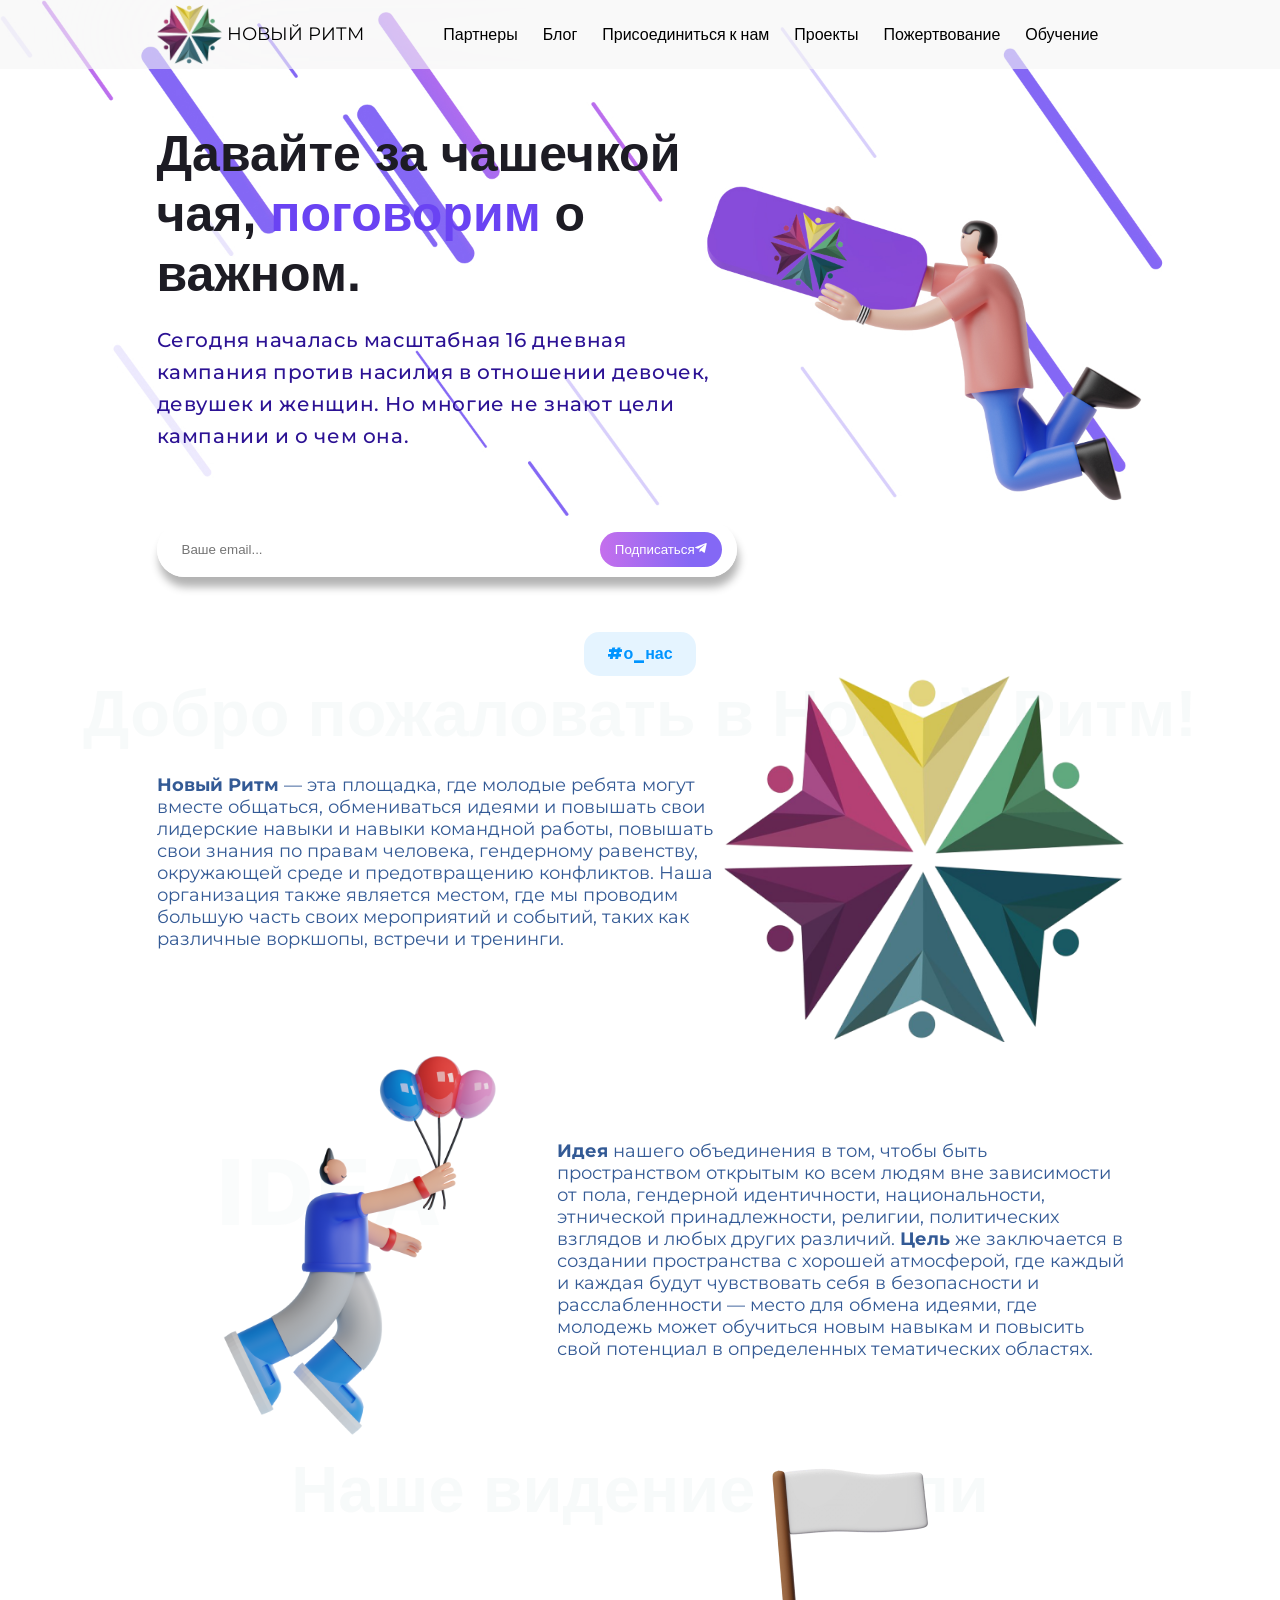
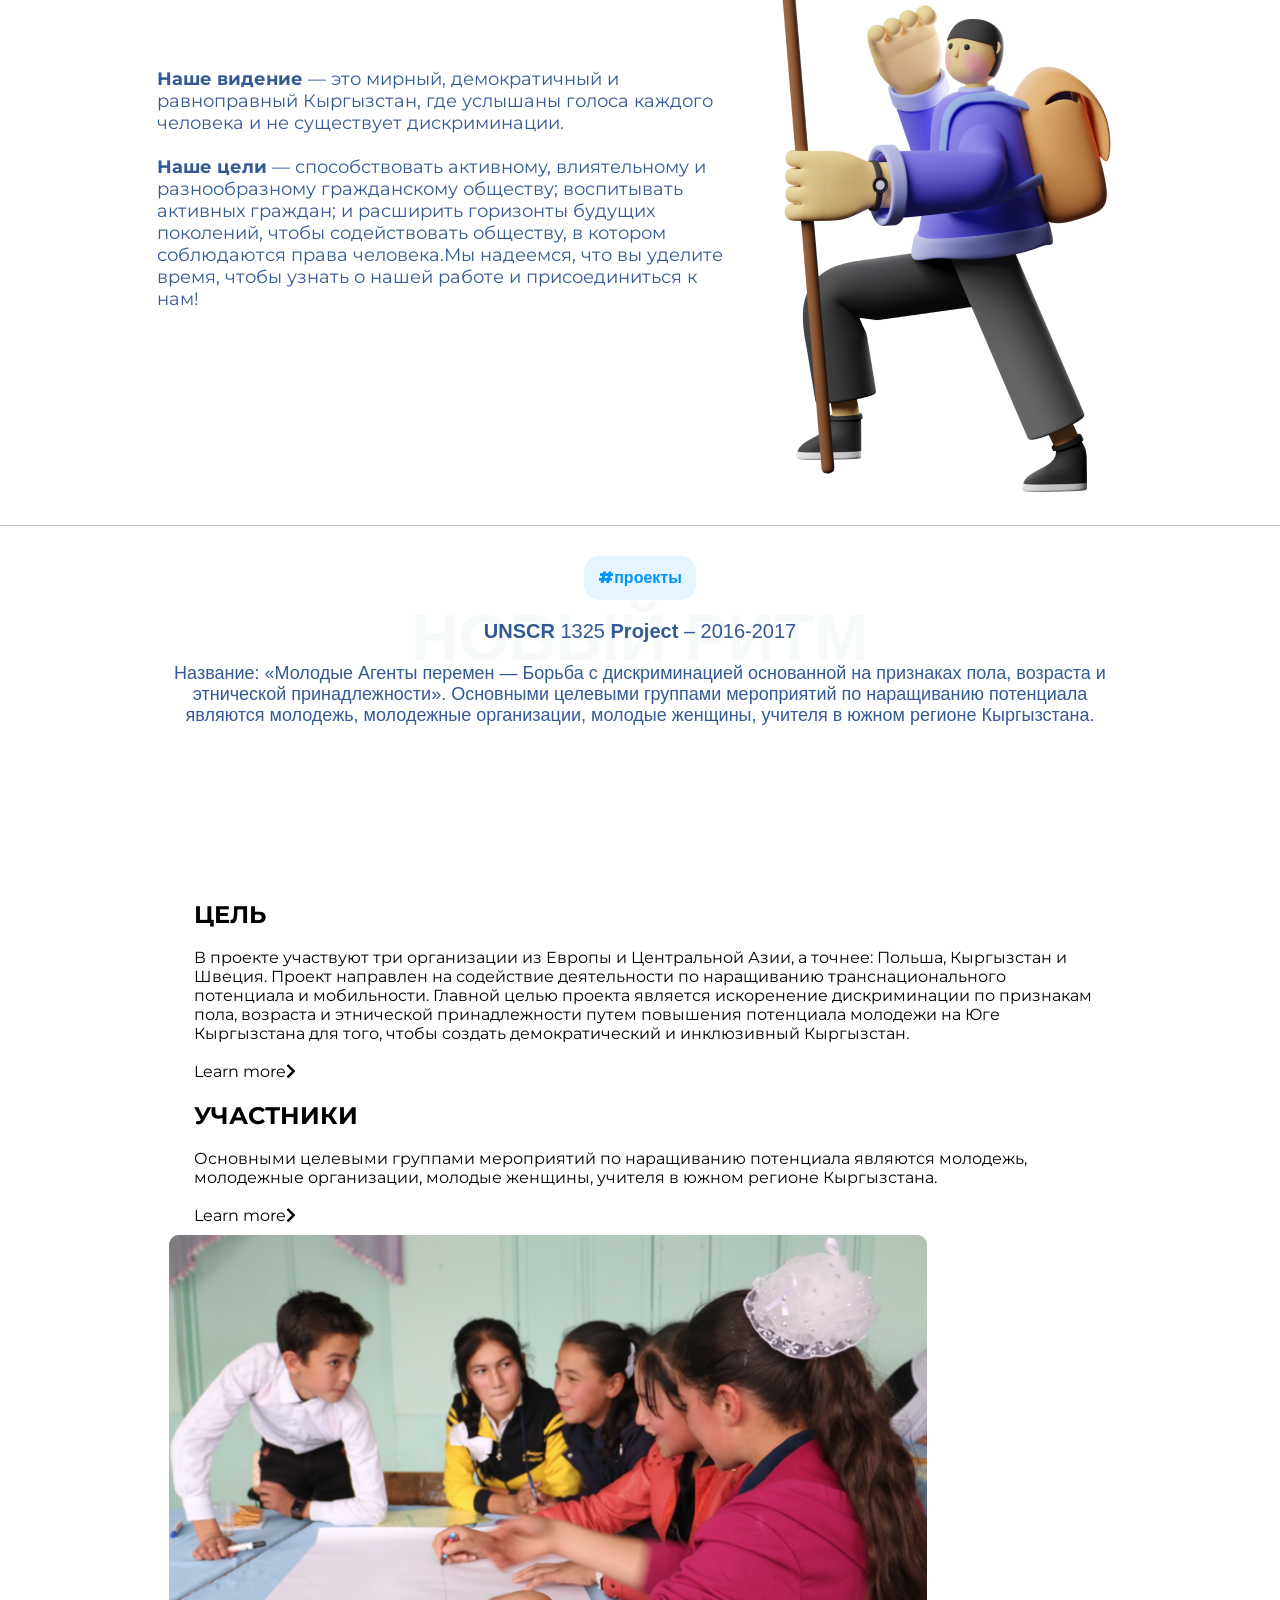
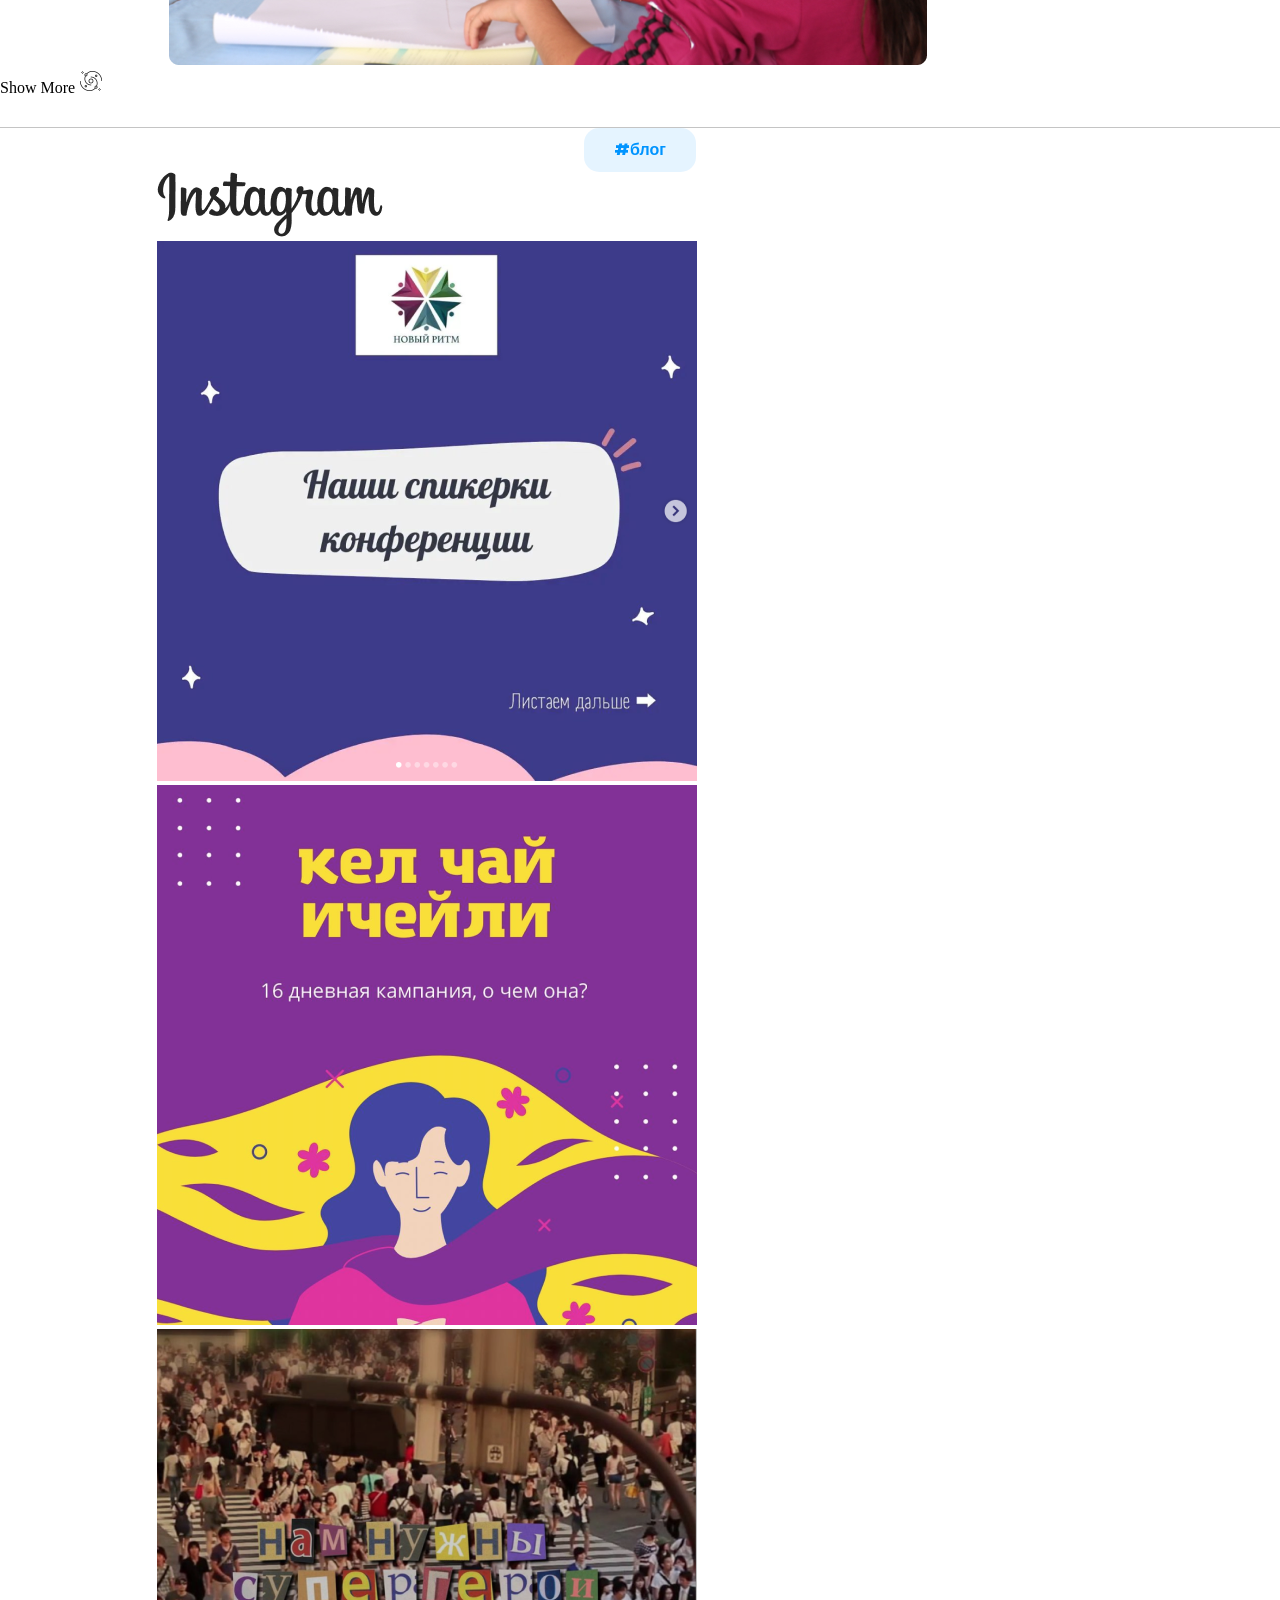
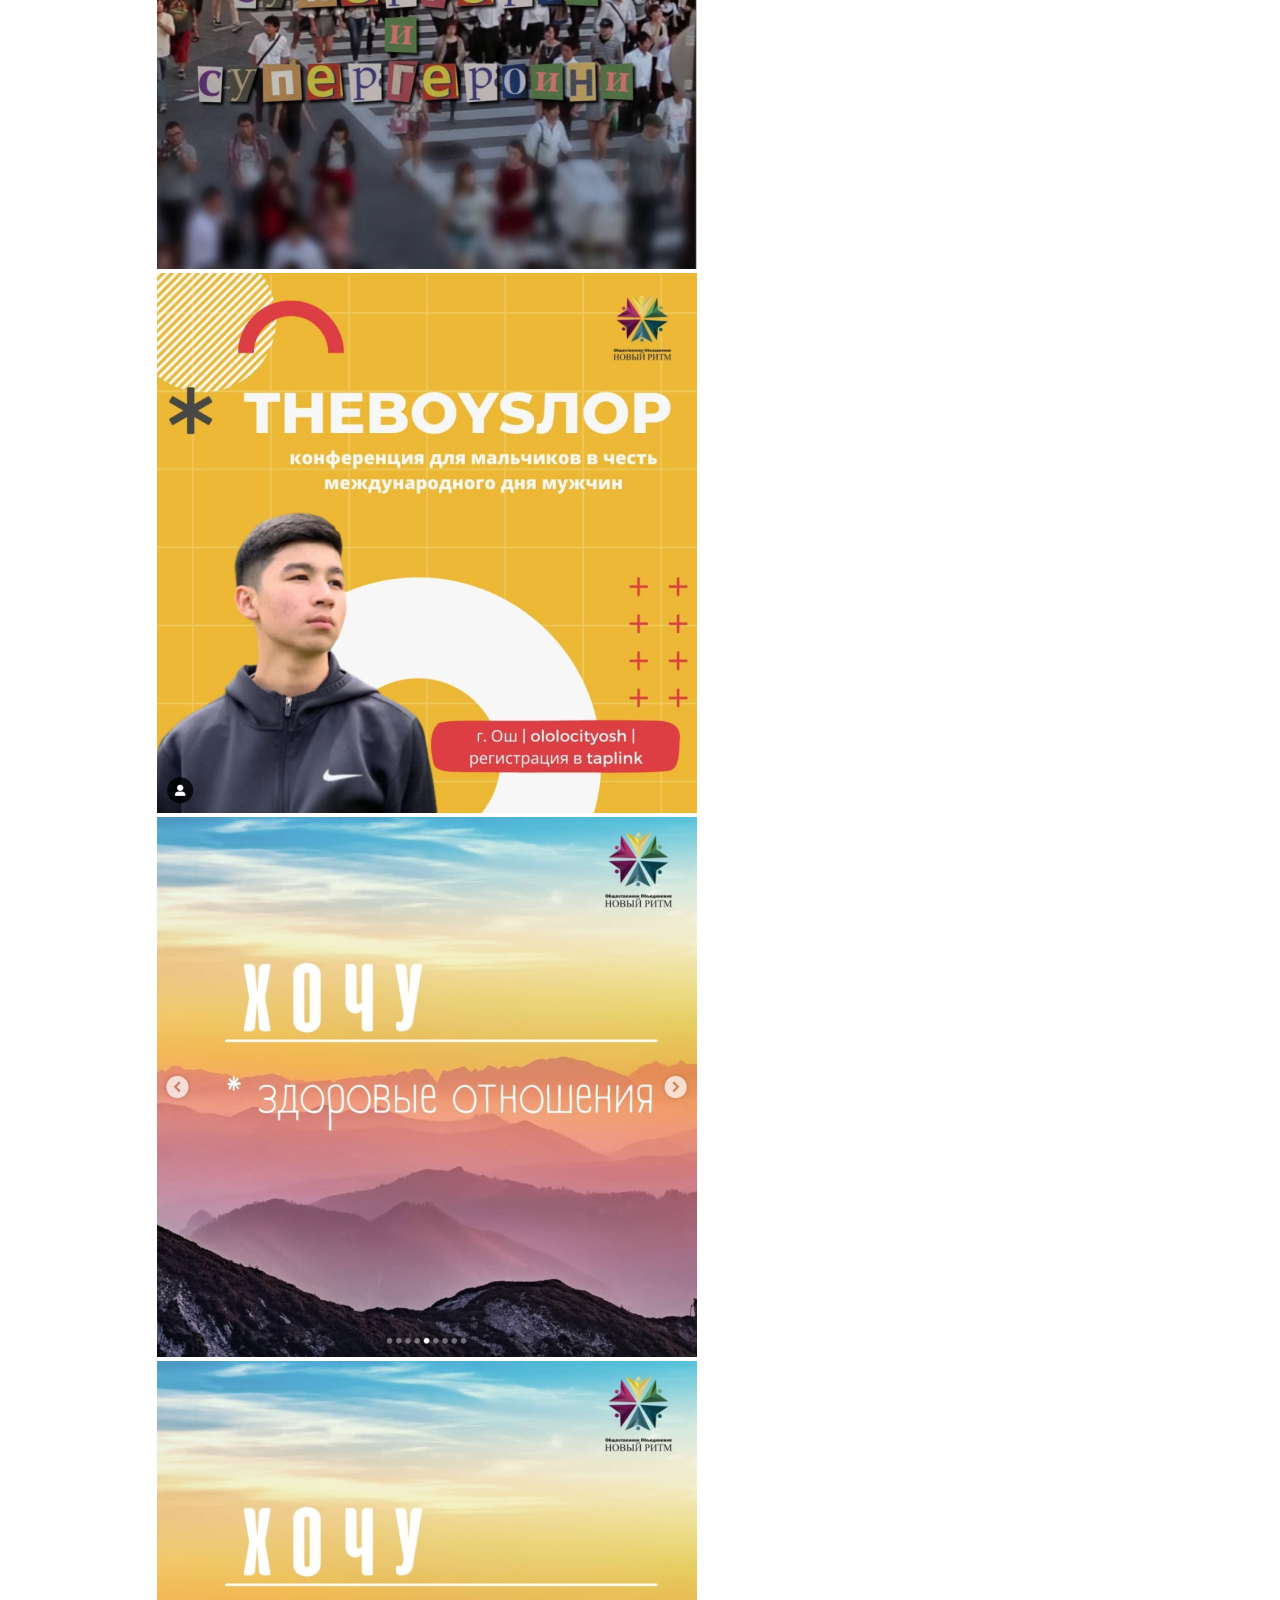
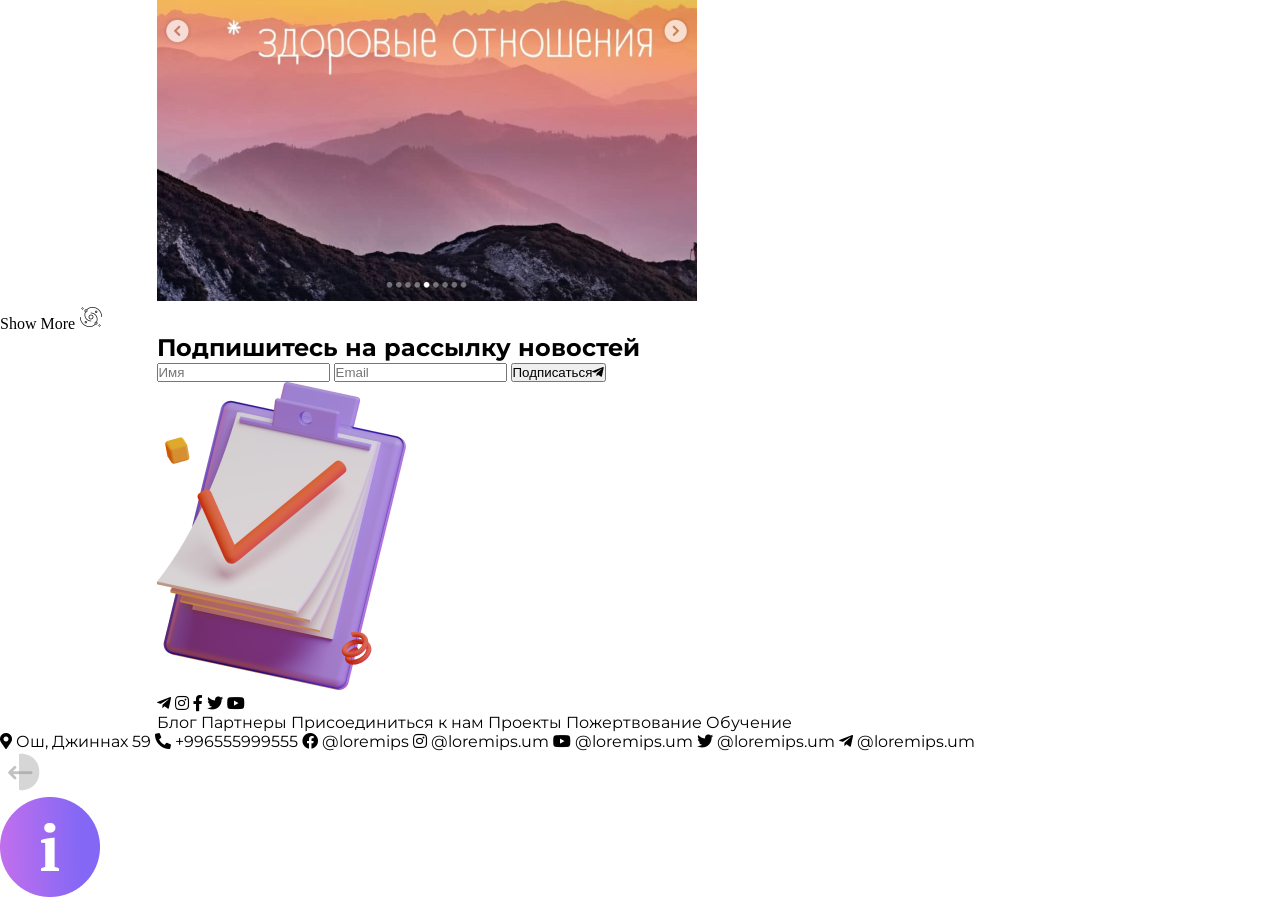
<file: index.html>
<!DOCTYPE html>
<html lang="ru">

<head>
    <meta charset="UTF-8">
    <meta http-equiv="X-UA-Compatible" content="IE=edge">
    <meta name="viewport" content="width=device-width, initial-scale=1.0">
    <title>Новый ритм</title>
    <link rel="icon" type="icon" href="./img/logo.png">
    <link rel="stylesheet" href="https://pro.fontawesome.com/releases/v5.10.0/css/all.css"
        integrity="sha384-AYmEC3Yw5cVb3ZcuHtOA93w35dYTsvhLPVnYs9eStHfGJvOvKxVfELGroGkvsg+p" crossorigin="anonymous" />
    <link rel="stylesheet" href="./css/styles.min.css">
    <link rel="stylesheet" href="./css/reset.min.css">
</head>

<body>
    <header>
        <div class="container navbar">
            <a href="index.html" class="logo"><img src="./img/logo.png" alt="logo"><span> Новый ритм</span></a>
            <div class="navbar_menu">
                <a href="partners.html" class="navbar_menu__item">Партнеры</a>
                <a href="blog.html" class="navbar_menu__item">Блог</a>
                <a href="join.html" class="navbar_menu__item">Присоединиться к нам</a>
                <a href="projects.html" class="navbar_menu__item">Проекты</a>
                <a href="donation.html" class="navbar_menu__item">Пожертвование</a>
                <a href="education.html" class="navbar_menu__item">Обучение</a>
            </div>
            <div class="navbar_support">
                <a href="#" class="navbar_support__item"><i class="fab fa-telegram-plane"></i></a>
                <a href="#" class="navbar_support__item"><i class="fab fa-instagram"></i></a>
                <a href="#" class="navbar_support__item"><i class="fab fa-facebook-f"></i></a>
                <a href="#" class="navbar_support__item"><i class="fab fa-twitter"></i></a>
                <a href="#" class="navbar_support__item"><i class="fab fa-youtube"></i></a>
            </div>
            <div class="burger_menu"><img src="./img/icons/burger.png" class="img-fluid"></div>
        </div>

    </header>
    <div class="cls"></div>

    <section class="welcome">
        <div class="container">
            <div class="df_blocks">
                <div class="left_block">
                    <h1>Давайте за чашечкой чая, <span class="blue">поговорим</span> о важном.</h1>
                    <p>Сегодня началась масштабная 16 дневная кампания против насилия в отношении девочек, девушек и
                        женщин. Но многие не знают цели кампании и о чем она.
                    </p>
                    <form action="#" method="post" class="subscribe">
                        <input type="email" placeholder="Ваше email..." />
                        <button type="submit">Подписаться<i class="fab fa-telegram-plane"></i></button>
                    </form>
                </div>
            </div>
        </div>
    </section>

    <section class="about">
        <span class="block_head">#о_нас</span>
        <h1 class="head_text">Добро пожаловать в Новый Ритм!</h1>
        <div class="container main_blocks">
            <div class="main_blocks__left">
                <p> <b> Новый Ритм</b> — эта площадка, где молодые ребята могут вместе общаться, обмениваться идеями и
                    повышать свои лидерские навыки и навыки командной работы, повышать свои знания по правам человека,
                    гендерному равенству, окружающей среде и предотвращению конфликтов. Наша организация также является
                    местом, где мы проводим большую часть своих мероприятий и событий, таких как различные воркшопы,
                    встречи и тренинги.</p>
            </div>
            <div class="main_blocks__right">
                <img src="./img/large_logo.png" alt="">
            </div>
        </div>
        <div class="container main_blocks">
            <div class="main_blocks__left">
                <img src="./img/Saly-32.svg" alt="">
            </div>
            <div class="main_blocks__right">
                <p><b>Идея</b> нашего объединения в том, чтобы быть пространством открытым ко всем людям вне зависимости
                    от пола, гендерной идентичности, национальности, этнической принадлежности, религии, политических
                    взглядов и любых других различий. <b>Цель</b> же заключается в создании пространства с хорошей
                    атмосферой, где каждый и каждая будут чувствовать себя в безопасности и расслабленности — место для
                    обмена идеями, где молодежь может обучиться новым навыкам и повысить свой потенциал в определенных
                    тематических областях.</p>
            </div>
        </div>
        <h1 class="head_text">Наше видение и цели</h1>
        <div class="container main_blocks">
            <div class="main_blocks__left">
                <p> <b> Наше видение</b> — это мирный, демократичный и равноправный Кыргызстан, где услышаны голоса
                    каждого человека и не существует дискриминации.</p><br>
                <p><b> Наше цели</b> — способствовать активному, влиятельному и разнообразному гражданскому обществу;
                    воспитывать активных граждан; и расширить горизонты будущих поколений, чтобы содействовать обществу,
                    в котором соблюдаются права человека.Мы надеемся, что вы уделите время, чтобы узнать о нашей работе
                    и присоединиться к нам!
                </p>
            </div>
            <div class="main_blocks__right">
                <img src="./img/Saly-15.png" alt="">
            </div>
        </div>
    </section>

    <section class="projects">
        <span class="block_head">#проекты</span>
        <h1 class="head_text">НОВЫЙ РИТМ</h1>
        <div class="container">
            <div class="description">
                <p><b>UNSCR</b> 1325 <b>Project</b> – 2016-2017</p>
                <p>Название: «Молодые Агенты перемен — Борьба с дискриминацией основанной на признаках пола, возраста и
                    этнической принадлежности». Основными целевыми группами мероприятий по наращиванию потенциала
                    являются молодежь, молодежные организации, молодые женщины, учителя в южном регионе Кыргызстана.</p>
            </div>
            <div class="container pro_blocks">
                <div class="pro_blocks__left">
                    <iframe src="https://www.youtube.com/embed/TVZwrLcwpVo" frameborder="0" allowfullscreen class="video_to_pro"></iframe>
                </div>
                <div class="pro_blocks__right">
                    <div class="pro_text">
                        <h1>ЦЕЛЬ</h1><br>
                        <p>В проекте участвуют три организации из Европы и Центральной Азии, а точнее: Польша,
                            Кыргызстан и Швеция.
                            Проект направлен на содействие деятельности по наращиванию транснационального потенциала и
                            мобильности. Главной целью проекта является искоренение дискриминации по признакам пола,
                            возраста и этнической принадлежности путем повышения потенциала молодежи на Юге Кыргызстана
                            для того, чтобы создать демократический и инклюзивный Кыргызстан.
                        </p><br>
                        <a href="#" class="link_to_pro">Learn more<i class="fas fa-chevron-right"></i></a>
                    </div>
                </div>
            </div>
            <div class="container pro_blocks">
                <div class="pro_blocks__left">
                    <div class="pro_text">
                        <h1>УЧАСТНИКИ</h1><br>
                        <p>Основными целевыми группами мероприятий по наращиванию потенциала являются молодежь,
                            молодежные организации, молодые женщины, учителя в южном регионе Кыргызстана.</p><br>
                        <a href="#" class="link_to_pro">Learn more<i class="fas fa-chevron-right"></i></a>
                    </div>

                </div>
                <div class="pro_blocks__right">
                    <img src="./img/blocks/18.04 1.jpg" alt="">
                </div>
            </div>
        </div>
        <a href="#" class="more">Show More <img src="./img/icons/galaxy.png" alt=""></a>
    </section>


    <section class="blogs">
        <span class="block_head">#блог</span>
        <div class="container">
            <div class="blog_title"><img src="./img/icons/ins.png" alt=""></div>
            <div class="blog_cards">
                <a href="#" class="blog_cards__item"><img src="./img/blocks/Instagram post - 1.png" alt=""></a>
                <a href="#" class="blog_cards__item"><img src="./img/blocks/Instagram post - 2.png" alt=""></a>
                <a href="#" class="blog_cards__item"><img src="./img/blocks/Instagram post - 3.png" alt=""></a>

                <a href="#" class="blog_cards__item"><img src="./img/blocks/Instagram post - 4.png" alt=""></a>
                <a href="#" class="blog_cards__item"><img src="./img/blocks/Instagram post - 5.png" alt=""></a>
                <a href="#" class="blog_cards__item"><img src="./img/blocks/Instagram post - 5.png" alt=""></a>
            </div>
        </div>
        <a href="#" class="more">Show More <img src="./img/icons/galaxy.png" alt=""></a>

    </section>

    <section class="subs">
        <div class="container sub">
            <div>
                <h1>Подпишитесь на рассылку новостей</h1>
                <form action="#" method="post">
                    <input type="text" placeholder="Имя" />
                    <input type="email" placeholder="Email" />
                    <button type="submit">Подписаться<i class="fab fa-telegram-plane"></i></button>
                </form>
            </div>
            <img src="./img/Saly-26.png" alt="">
        </div>
    </section>


    <footer>
        <div class="container footer">
          <div class="footer_support">
            <a href="#" class="footer_support__item"><i class="fab fa-telegram-plane"></i></a>
            <a href="#" class="footer_support__item"><i class="fab fa-instagram"></i></a>
            <a href="#" class="footer_support__item"><i class="fab fa-facebook-f"></i></a>
            <a href="#" class="footer_support__item"><i class="fab fa-twitter"></i></a>
            <a href="#" class="footer_support__item"><i class="fab fa-youtube"></i></a>
          </div>
          <div class="footer_menu">
            <a href="blog.html" class="footer_menu__item">Блог</a>
            <a href="partners.html" class="footer_menu__item">Партнеры</a>
            <a href="join.html" class="footer_menu__item">Присоединиться к нам</a>
            <a href="projects.html" class="footer_menu__item">Проекты</a>
            <a href="donation.html" class="footer_menu__item">Пожертвование</a>
            <a href="education.html" class="footer_menu__item">Обучение</a>
          </div>
        </div>
      </footer>

    <div class="btn_info_fixed">
        <div class="btn_info__content">
            <a href="#"><i class="fas fa-map-marker-alt"></i>&nbsp;Ош, Джиннах 59 </a>
            <a href="#"><i class="fas fa-phone-alt"></i>&nbsp;+996555999555</a>
            <a href="#"><i class="fab fa-facebook"></i>&nbsp;@loremips</a>
            <a href="#"><i class="fab fa-instagram"></i>&nbsp;@loremips.um </a>
            <a href="#"> <i class="fab fa-youtube"></i>&nbsp;@loremips.um </a>
            <a href="#"> <i class="fab fa-twitter"></i>&nbsp;@loremips.um </a>
            <a href="#"> <i class="fab fa-telegram-plane"></i>&nbsp;@loremips.um </a>

            <div class="fix"><img src="./img/icons/ex.png" alt="" class="btn_info_exit"></div>
        </div>
        <img src="./img/icons/btn-info.png" alt="" class="btn_info">
    </div>

    <script src="./js/index.js"></script>
</body>

</html>
</file>
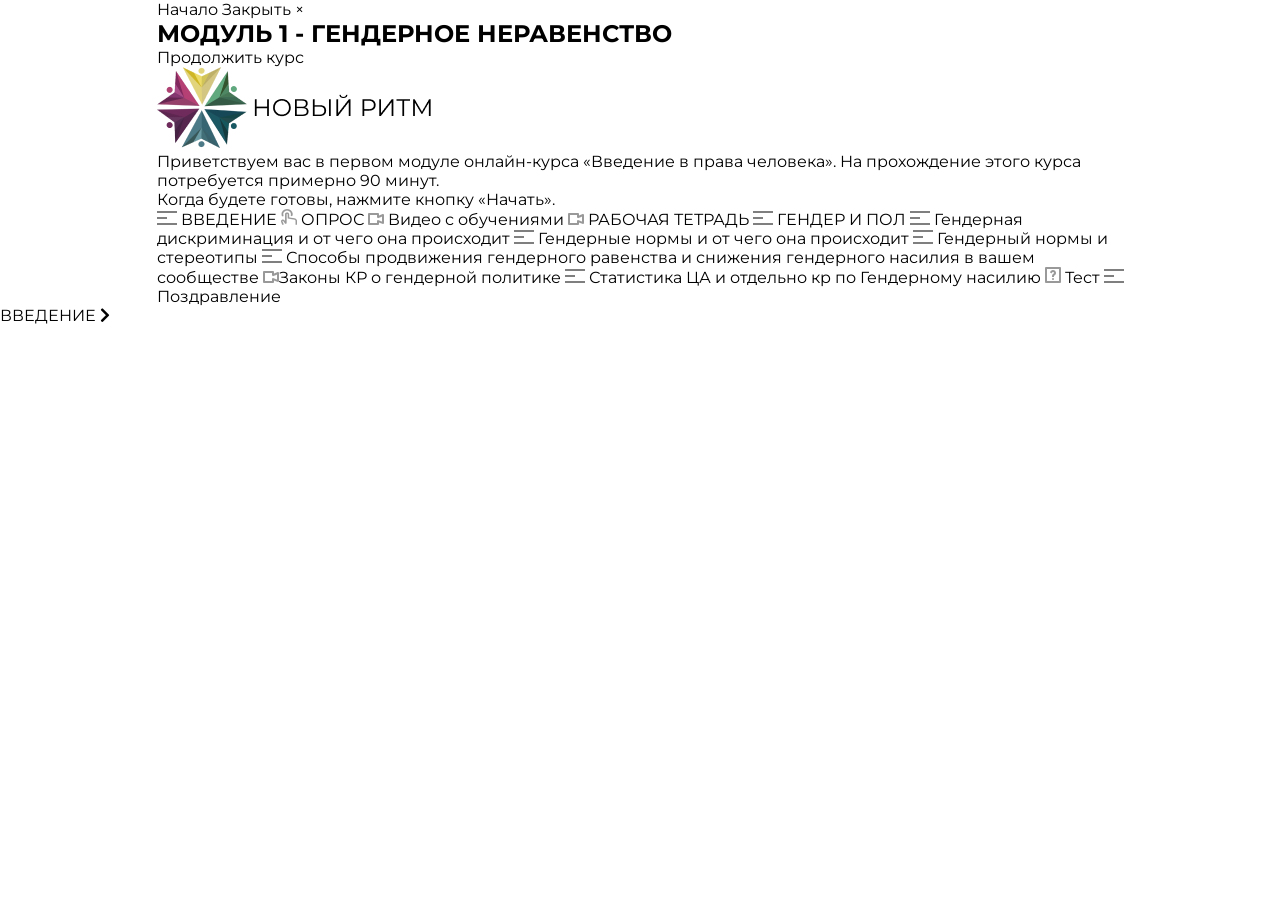
<file: platforma/index.html>
<!DOCTYPE html>
<html lang="ru">

<head>
  <meta charset="UTF-8">
  <meta http-equiv="X-UA-Compatible" content="IE=edge">
  <meta name="viewport" content="width=device-width, initial-scale=1.0">
  <title>Новый ритм</title>
  <link rel="stylesheet" href="https://pro.fontawesome.com/releases/v5.10.0/css/all.css"
    integrity="sha384-AYmEC3Yw5cVb3ZcuHtOA93w35dYTsvhLPVnYs9eStHfGJvOvKxVfELGroGkvsg+p" crossorigin="anonymous" />
  <link rel="stylesheet" href="../css/styles.min.css">
  <link rel="stylesheet" href="../css/reset.min.css">
</head>

<body>

  <div class="header_platform">
    <div class="container">
      <span>Начало</span>
      <a href="../index.html" class="close_platform">Закрыть <span>&times;</span></a>
    </div>
  </div>

  <div class="platform">
    <div class="container platform__section__head">
      <h2>МОДУЛЬ 1 - ГЕНДЕРНОЕ НЕРАВЕНСТВО</h2>
      <a href="#">Продолжить курс</a>
    </div>
  </div>

  <div class="container my-3">
    <img src="../img/textLogo.png" alt="" class="img-small" />
    <p class="mw-75 py-3">
      Приветствуем вас в первом модуле онлайн-курса «Введение в права человека». На прохождение этого курса потребуется
      примерно 90 минут.
    </p>
    <span class="bg-primary">
      Когда будете готовы, нажмите кнопку <a href="#" class="start">«Начать»</a>.
    </span>
  </div>

  <div class="container my-3">
    <div class="list_menu_platform">
      <a href="#"><img src="../img/icons/burger.png" alt="" class="img-icon"> ВВЕДЕНИЕ</a>
      <a href="#"><img src="../img/icons/opros.png" alt="" class="img-icon"> ОПРОС </a>
      <a href="#"><img src="../img/icons/video.png" alt="" class="img-icon"> Видео с обучениями</a>
      <a href="#"><img src="../img/icons/video.png" alt="" class="img-icon"> РАБОЧАЯ ТЕТРАДЬ </a>
      <a href="#"><img src="../img/icons/burger.png" alt="" class="img-icon"> ГЕНДЕР И ПОЛ</a>
      <a href="#"><img src="../img/icons/burger.png" alt="" class="img-icon"> Гендерная дискриминация и от чего она
        происходит</a>
      <a href="#"><img src="../img/icons/burger.png" alt="" class="img-icon"> Гендерные нормы и от чего она
        происходит</a>
      <a href="#"><img src="../img/icons/burger.png" alt="" class="img-icon"> Гендерный нормы и стереотипы</a>
      <a href="#"><img src="../img/icons/burger.png" alt="" class="img-icon"> Способы продвижения гендерного равенства и
        снижения гендерного насилия в вашем сообществе </a>
      <a href="#"><img src="../img/icons/video.png" alt="" class="img-icon">Законы КР о гендерной политике</a>
      <a href="#"><img src="../img/icons/burger.png" alt="" class="img-icon"> Статистика ЦА и отдельно кр по Гендерному
        насилию</a>
      <a href="#"><img src="../img/icons/test.png" alt="" class="img-icon"> Тест</a>
      <a href="#"><img src="../img/icons/burger.png" alt="" class="img-icon"> Поздравление</a>
    </div>
  </div>

  <div class="to_block">
    <a href="introduction.html" class="title-and-icon">
      <span>ВВЕДЕНИЕ</span>
      <i class="fas fa-chevron-right next"></i>
    </a>
  </div>

</body>

</html>
</file>
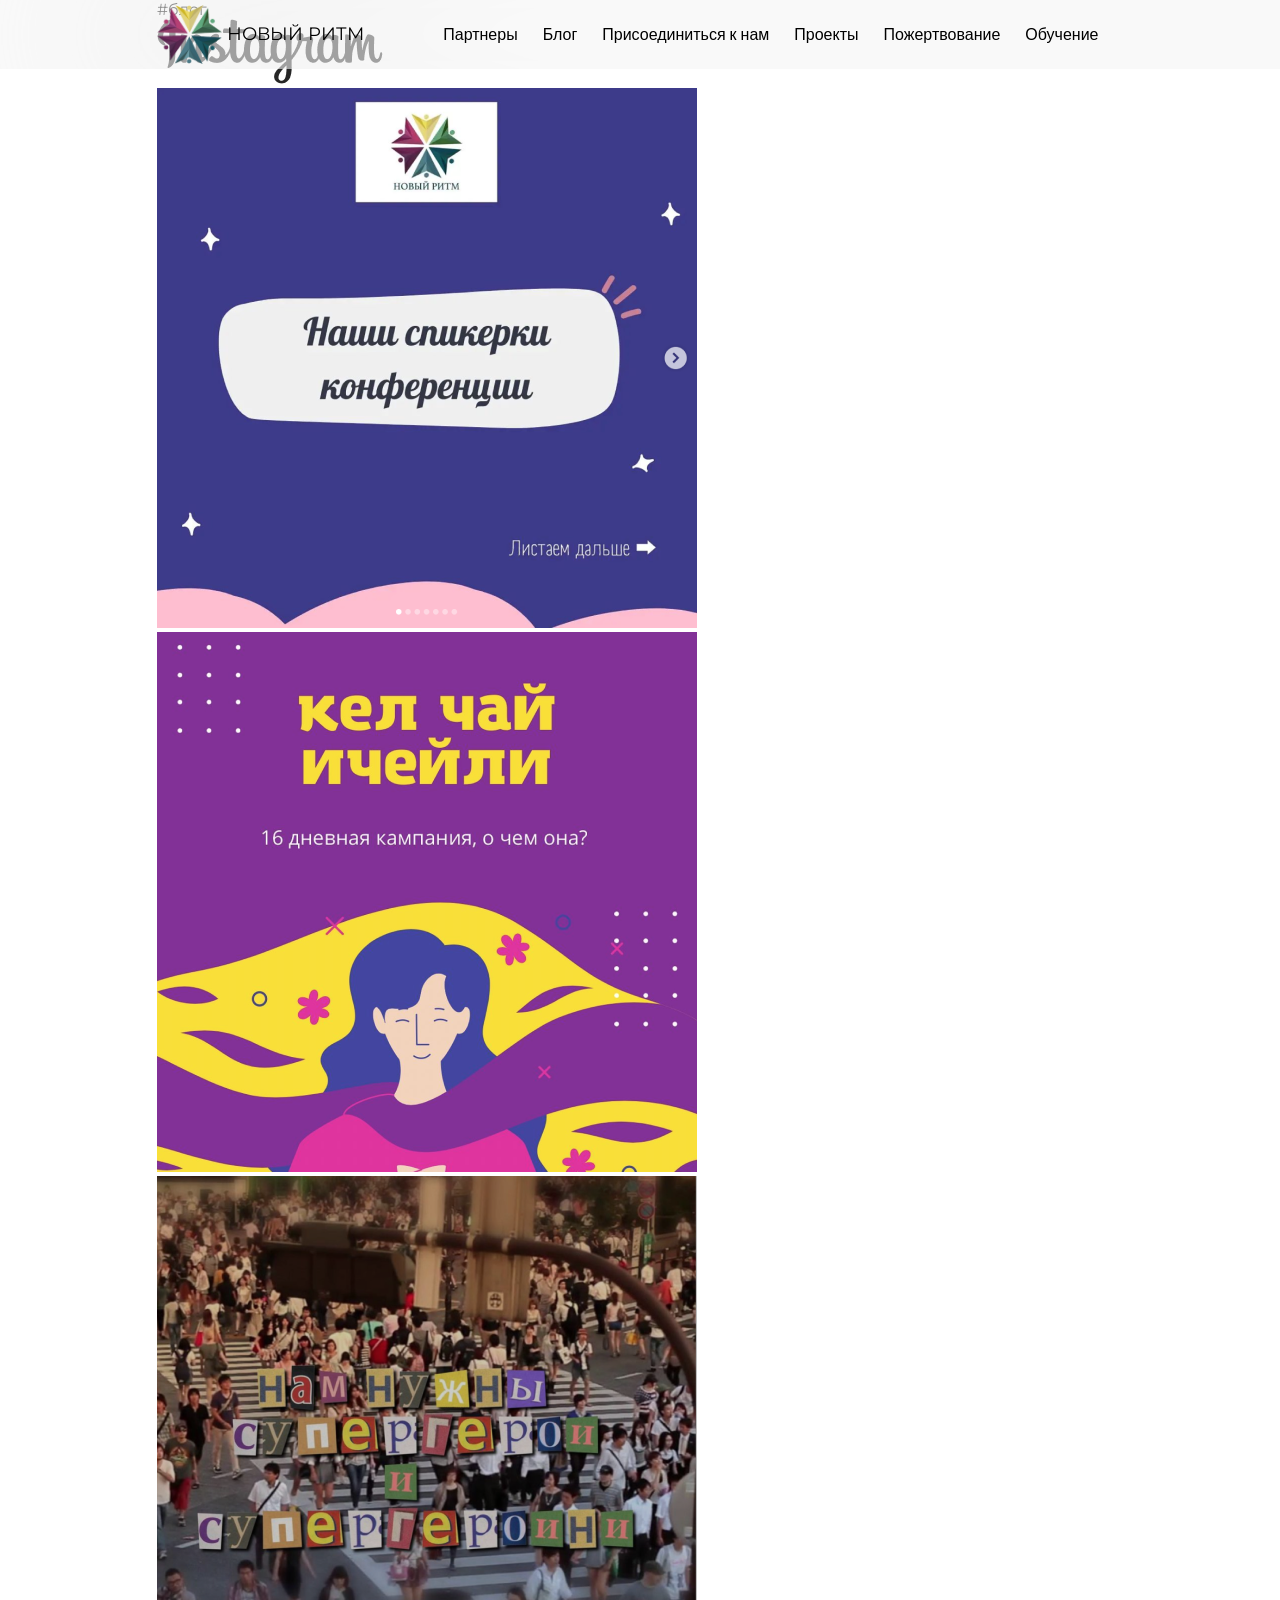
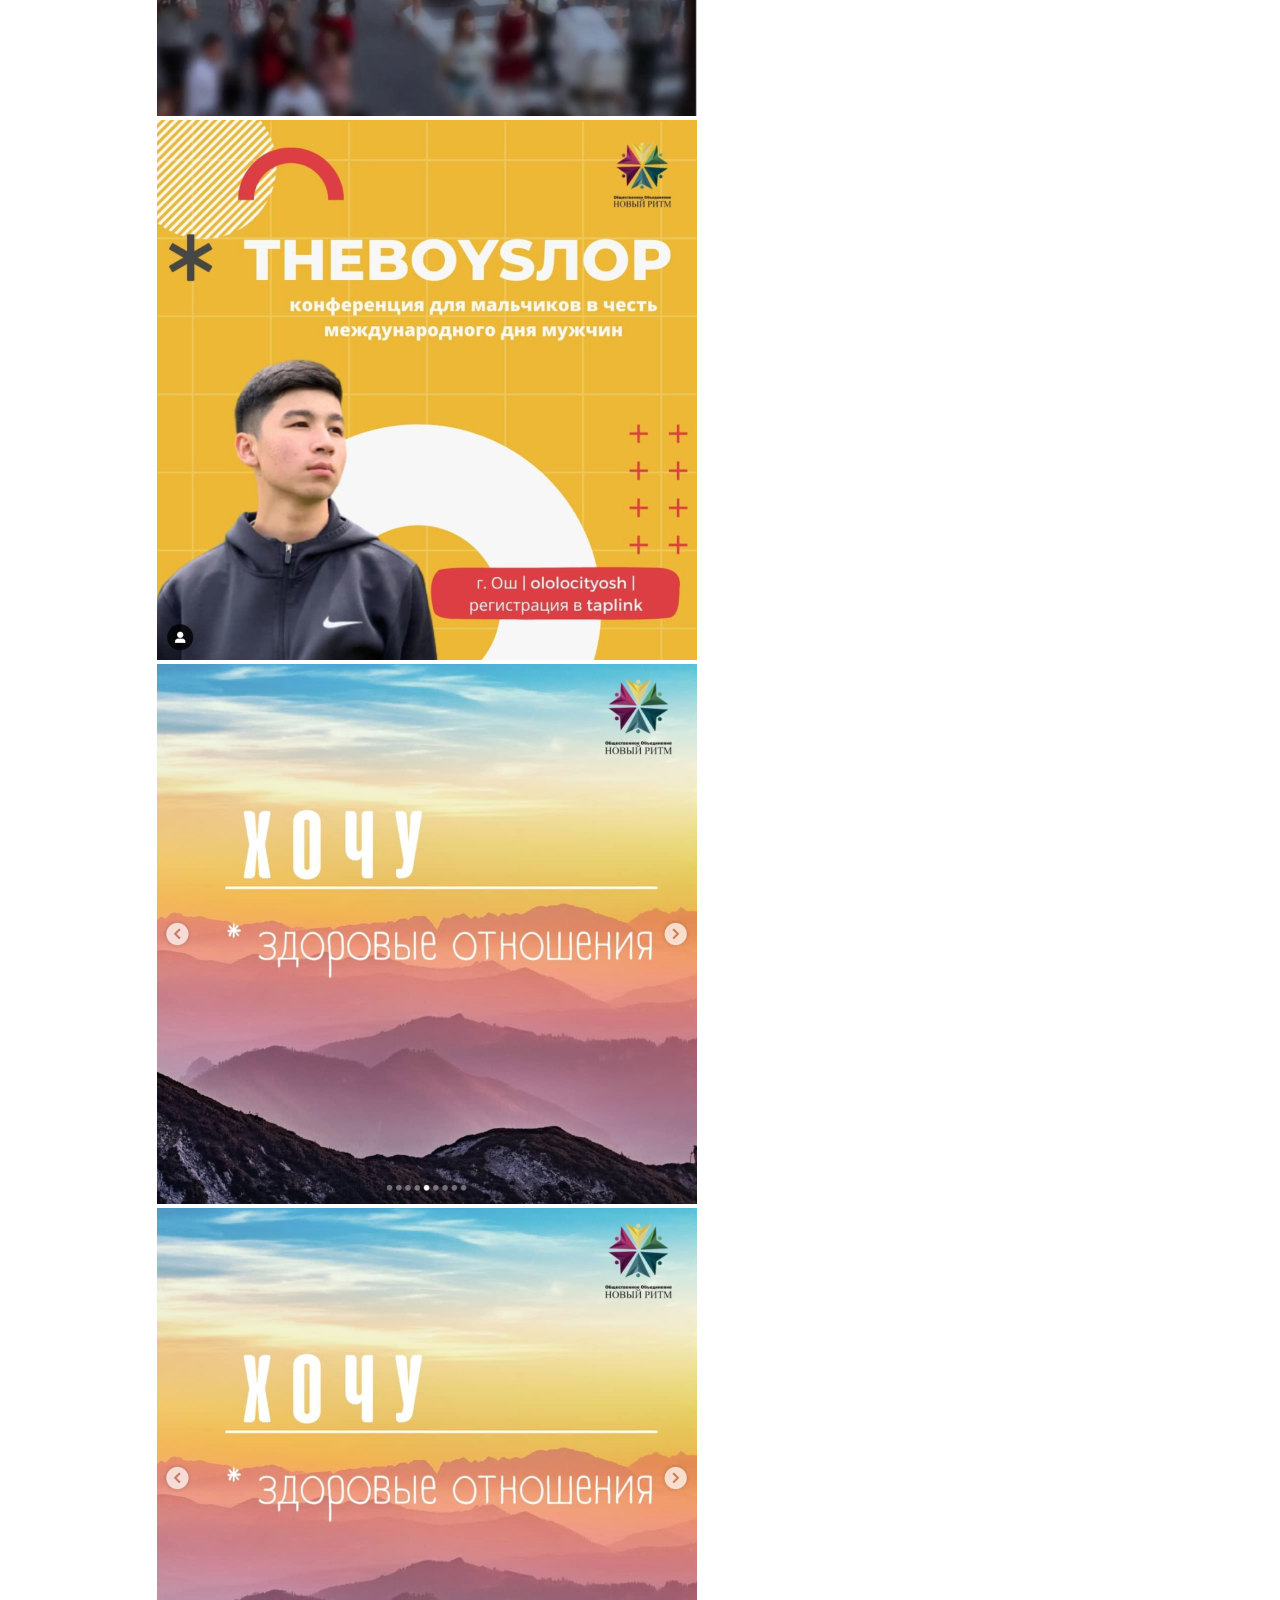
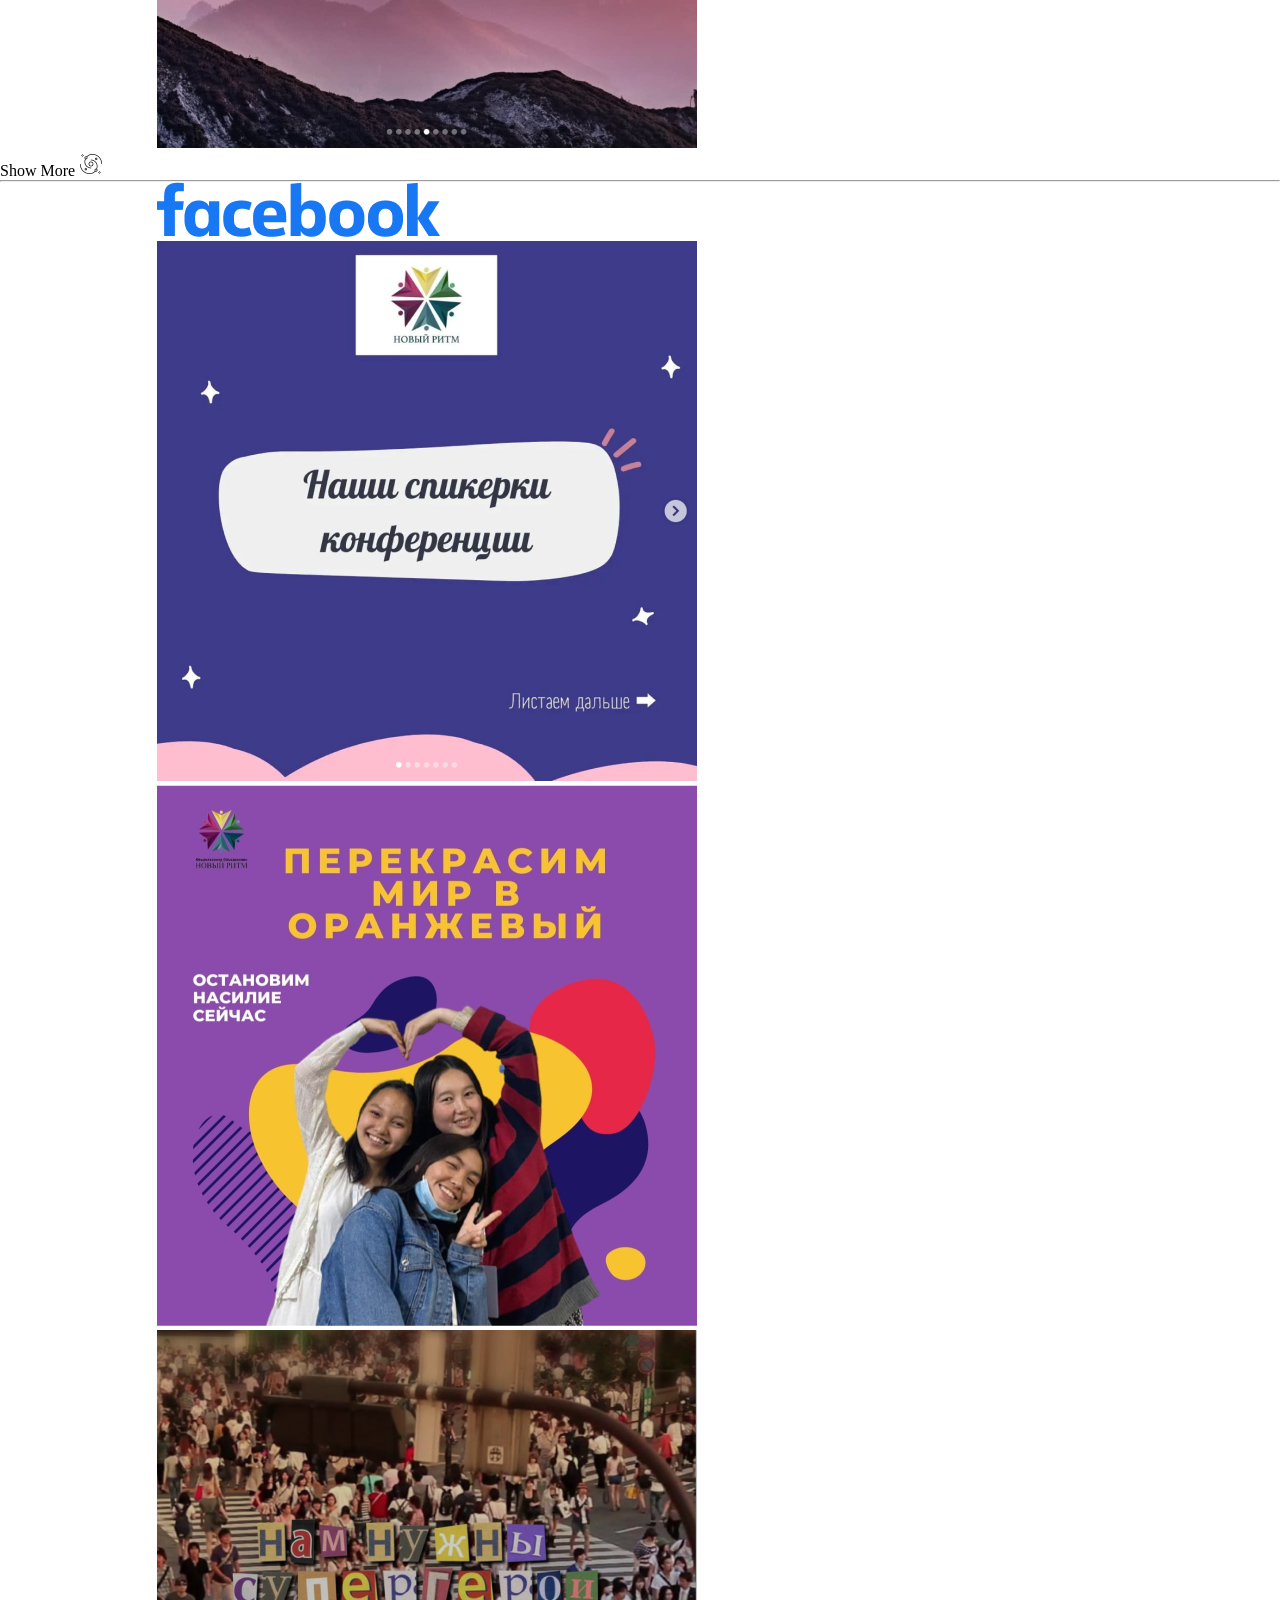
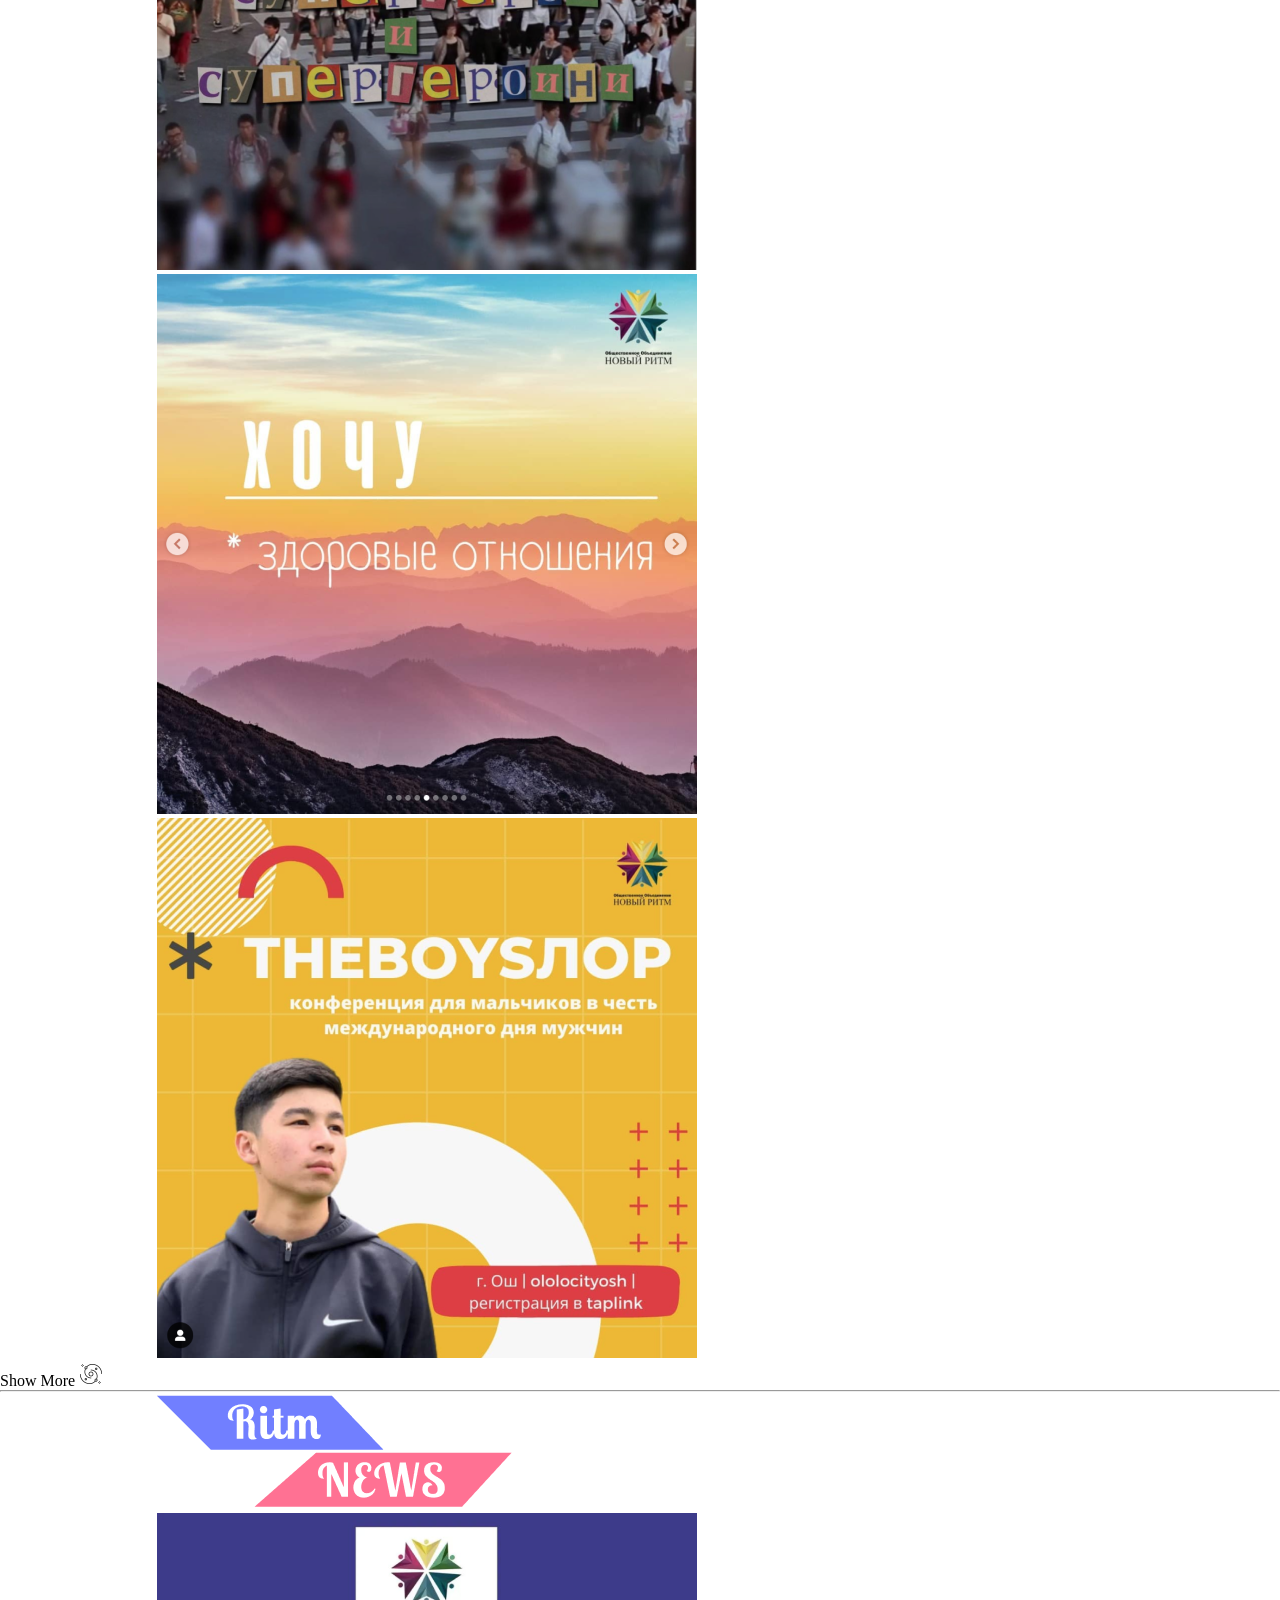
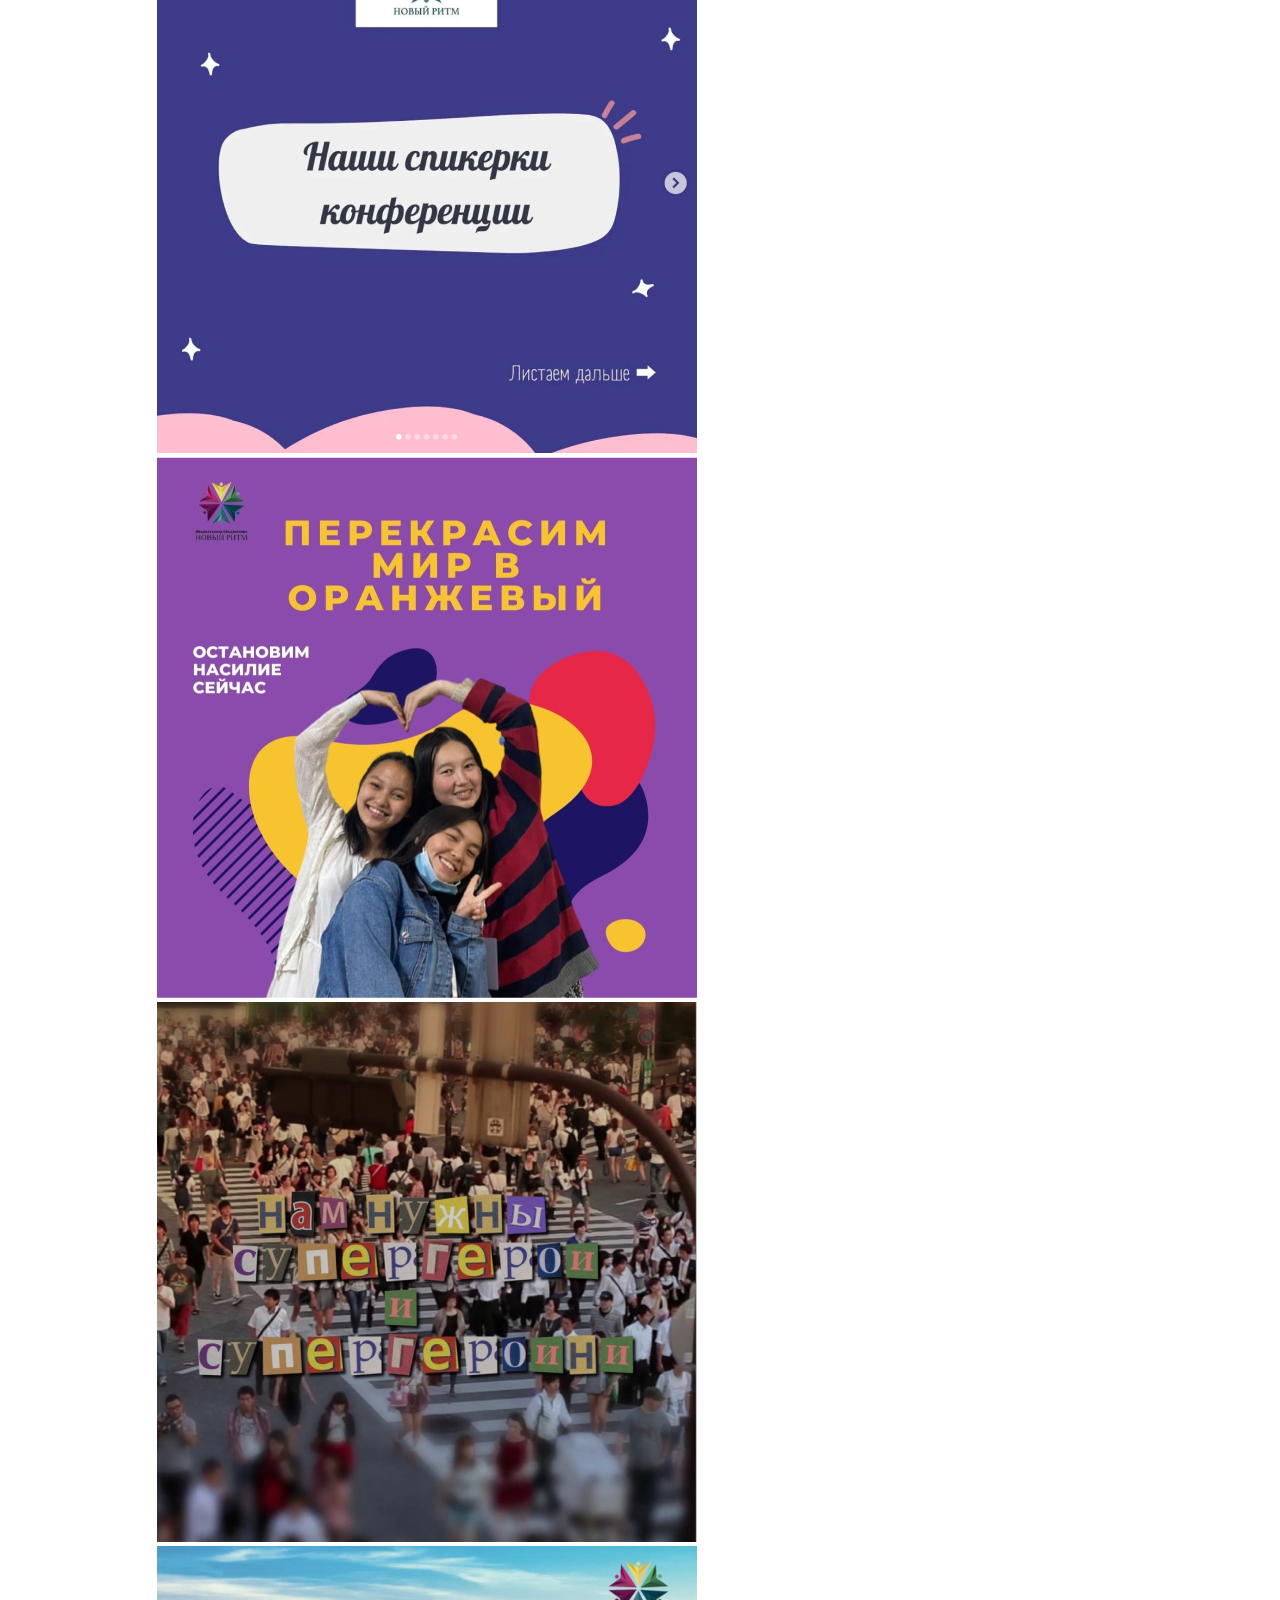
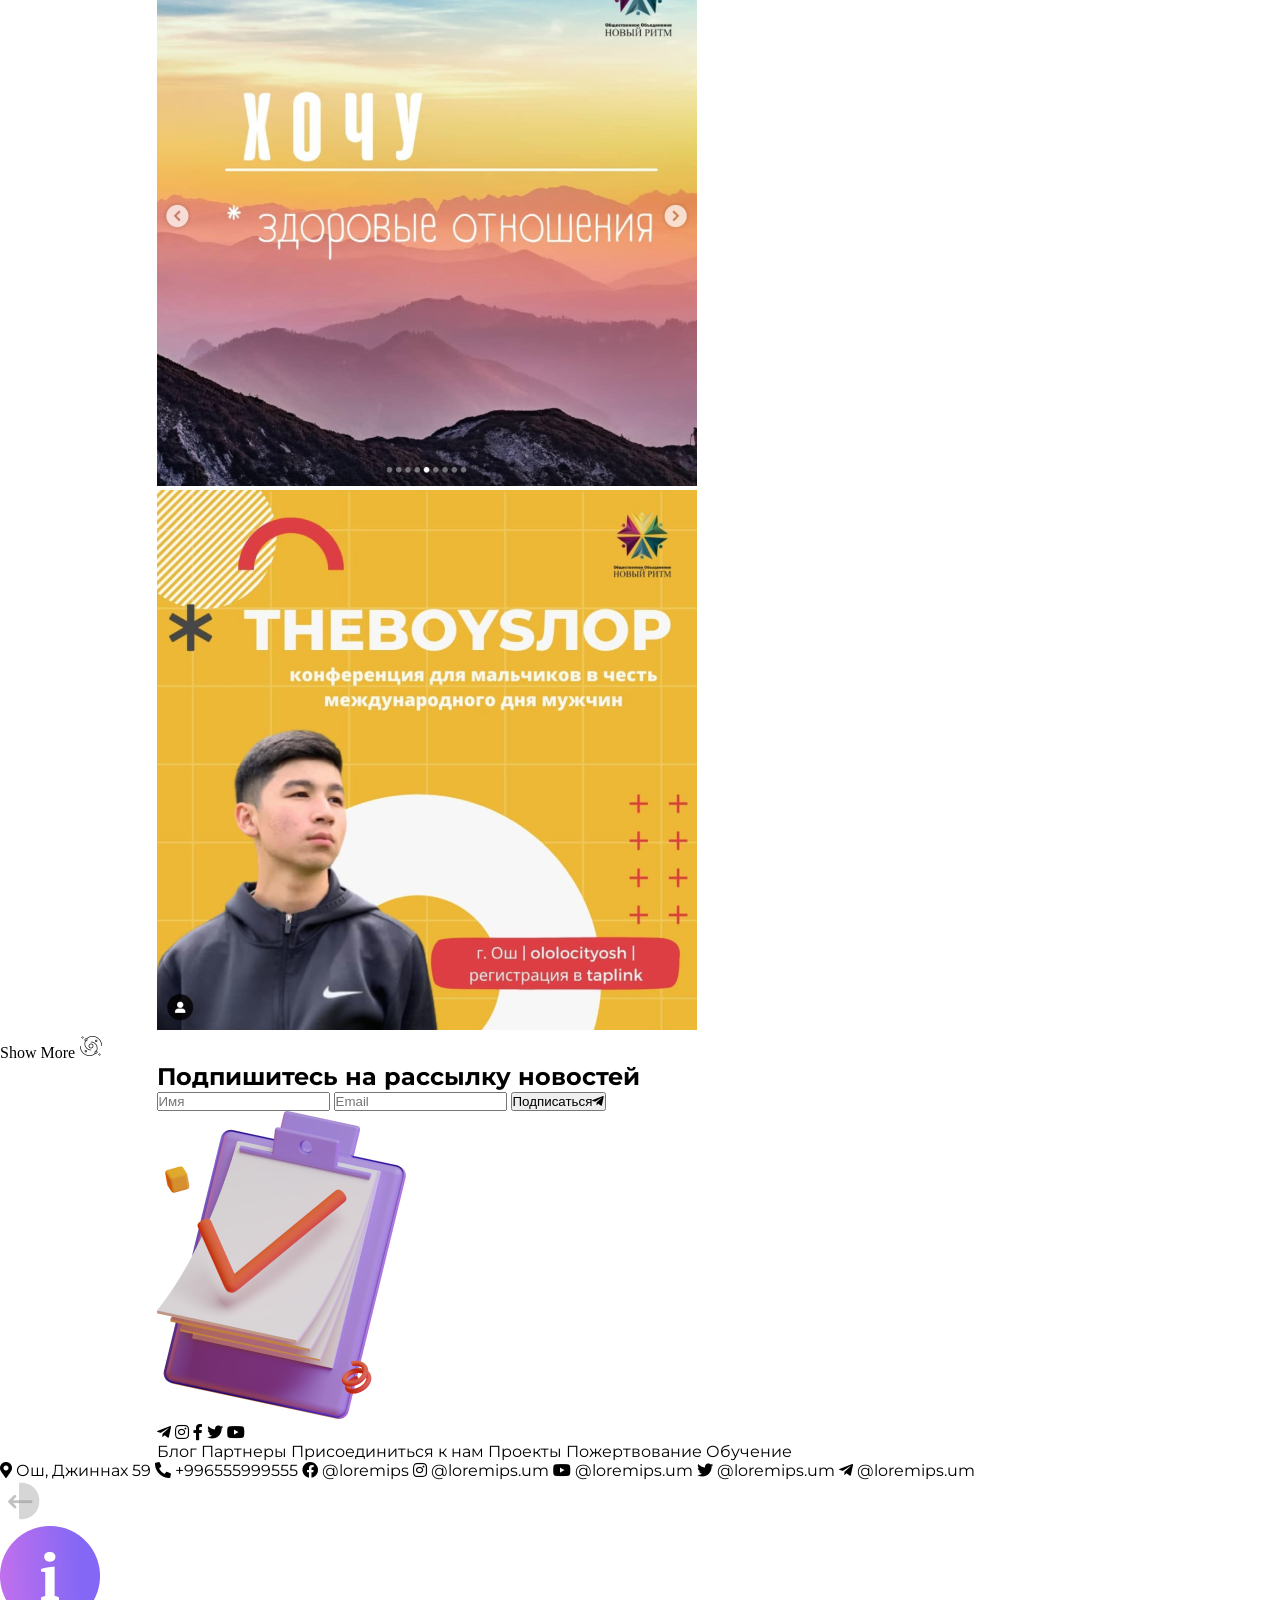
<file: blog.html>
<!DOCTYPE html>
<html lang="ru">

<head>
  <meta charset="UTF-8">
  <meta http-equiv="X-UA-Compatible" content="IE=edge">
  <meta name="viewport" content="width=device-width, initial-scale=1.0">
  <title>Новый ритм</title>
  <link rel="stylesheet" href="https://pro.fontawesome.com/releases/v5.10.0/css/all.css"
    integrity="sha384-AYmEC3Yw5cVb3ZcuHtOA93w35dYTsvhLPVnYs9eStHfGJvOvKxVfELGroGkvsg+p" crossorigin="anonymous" />
  <link rel="stylesheet" href="./css/styles.min.css">
  <link rel="stylesheet" href="./css/reset.min.css">
</head>

<body>
  <header>
    <div class="container navbar">
        <a href="index.html" class="logo"><img src="./img/logo.png" alt="logo"><span> Новый ритм</span></a>
        <div class="navbar_menu">
            <a href="partners.html" class="navbar_menu__item">Партнеры</a>
            <a href="blog.html" class="navbar_menu__item">Блог</a>
            <a href="join.html" class="navbar_menu__item">Присоединиться к нам</a>
            <a href="projects.html" class="navbar_menu__item">Проекты</a>
            <a href="donation.html" class="navbar_menu__item">Пожертвование</a>
            <a href="education.html" class="navbar_menu__item">Обучение</a>
        </div>
        <div class="navbar_support">
            <a href="#" class="navbar_support__item"><i class="fab fa-telegram-plane"></i></a>
            <a href="#" class="navbar_support__item"><i class="fab fa-instagram"></i></a>
            <a href="#" class="navbar_support__item"><i class="fab fa-facebook-f"></i></a>
            <a href="#" class="navbar_support__item"><i class="fab fa-twitter"></i></a>
            <a href="#" class="navbar_support__item"><i class="fab fa-youtube"></i></a>
        </div>
        <div class="burger_menu"><img src="./img/icons/burger.png" class="img-fluid"></div>
    </div>

</header>
  <div class="cls"></div>
  <div class="blog">
    <div class="container">
      <div class="rect">#блог</div>
    </div>

  </div>
  <section class="blogs">
    <div class="container">
      <div class="blog_title"><img src="./img/icons/ins.png" alt=""></div>
      <div class="blog_cards">
        <a href="#" class="blog_cards__item"><img src="./img/blocks/Instagram post - 1.png" alt=""></a>
        <a href="#" class="blog_cards__item"><img src="./img/blocks/Instagram post - 2.png" alt=""></a>
        <a href="#" class="blog_cards__item"><img src="./img/blocks/Instagram post - 3.png" alt=""></a>

        <a href="#" class="blog_cards__item"><img src="./img/blocks/Instagram post - 4.png" alt=""></a>
        <a href="#" class="blog_cards__item"><img src="./img/blocks/Instagram post - 5.png" alt=""></a>
        <a href="#" class="blog_cards__item"><img src="./img/blocks/Instagram post - 5.png" alt=""></a>
      </div>
    </div>
    <a href="#" class="more">Show More <img src="./img/icons/galaxy.png" alt=""></a>
    <hr>
    <div class="container">
      <div class="blog_title"><img src="./img/fb.png" alt=""></div>
      <div class="blog_cards">
        <a href="#" class="blog_cards__item"><img src="./img/blocks/Instagram post - 1.png" alt=""></a>
        <a href="#" class="blog_cards__item"><img src="./img/blocks/fb-1.png" alt=""></a>
        <a href="#" class="blog_cards__item"><img src="./img/blocks/Instagram post - 3.png" alt=""></a>

        <a href="#" class="blog_cards__item"><img src="./img/blocks/Instagram post - 5.png" alt=""></a>
        <a href="#" class="blog_cards__item"><img src="./img/blocks/Instagram post - 4.png" alt=""></a>
      </div>
    </div>
    <a href="#" class="more">Show More <img src="./img/icons/galaxy.png" alt=""></a>
    <hr>
    <div class="container">
      <div class="blog_title"><img src="./img/blocks/rn.png" alt=""></div>
      <div class="blog_cards">
        <a href="#" class="blog_cards__item"><img src="./img/blocks/Instagram post - 1.png" alt=""></a>
        <a href="#" class="blog_cards__item"><img src="./img/blocks/fb-1.png" alt=""></a>
        <a href="#" class="blog_cards__item"><img src="./img/blocks/Instagram post - 3.png" alt=""></a>

        <a href="#" class="blog_cards__item"><img src="./img/blocks/Instagram post - 5.png" alt=""></a>
        <a href="#" class="blog_cards__item"><img src="./img/blocks/Instagram post - 4.png" alt=""></a>
      </div>
    </div>
    <a href="#" class="more">Show More <img src="./img/icons/galaxy.png" alt=""></a>
  </section>

  <section class="subs">
    <div class="container sub">
      <div>
        <h1>Подпишитесь на рассылку новостей</h1>
        <form action="#" method="post">
          <input type="text" placeholder="Имя" />
          <input type="email" placeholder="Email" />
          <button type="submit">Подписаться<i class="fab fa-telegram-plane"></i></button>
        </form>
      </div>
      <img src="./img/Saly-26.png" alt="">
    </div>
  </section>



  <footer>
    <div class="container footer">
      <div class="footer_support">
        <a href="#" class="footer_support__item"><i class="fab fa-telegram-plane"></i></a>
        <a href="#" class="footer_support__item"><i class="fab fa-instagram"></i></a>
        <a href="#" class="footer_support__item"><i class="fab fa-facebook-f"></i></a>
        <a href="#" class="footer_support__item"><i class="fab fa-twitter"></i></a>
        <a href="#" class="footer_support__item"><i class="fab fa-youtube"></i></a>
      </div>
      <div class="footer_menu">
        <a href="blog.html" class="footer_menu__item">Блог</a>
        <a href="partners.html" class="footer_menu__item">Партнеры</a>
        <a href="join.html" class="footer_menu__item">Присоединиться к нам</a>
        <a href="projects.html" class="footer_menu__item">Проекты</a>
        <a href="donation.html" class="footer_menu__item">Пожертвование</a>
        <a href="education.html" class="footer_menu__item">Обучение</a>
      </div>
    </div>
  </footer>

  <div class="btn_info_fixed">
    <div class="btn_info__content">
      <a href="#"><i class="fas fa-map-marker-alt"></i>&nbsp;Ош, Джиннах 59 </a>
      <a href="#"><i class="fas fa-phone-alt"></i>&nbsp;+996555999555</a>
      <a href="#"><i class="fab fa-facebook"></i>&nbsp;@loremips</a>
      <a href="#"><i class="fab fa-instagram"></i>&nbsp;@loremips.um </a>
      <a href="#"> <i class="fab fa-youtube"></i>&nbsp;@loremips.um </a>
      <a href="#"> <i class="fab fa-twitter"></i>&nbsp;@loremips.um </a>
      <a href="#"> <i class="fab fa-telegram-plane"></i>&nbsp;@loremips.um </a>

      <div class="fix"><img src="./img/icons/ex.png" alt="" class="btn_info_exit"></div>
    </div>
    <img src="./img/icons/btn-info.png" alt="" class="btn_info">
  </div>
  <script src="./js/index.js"></script>
</body>

</html>
</file>
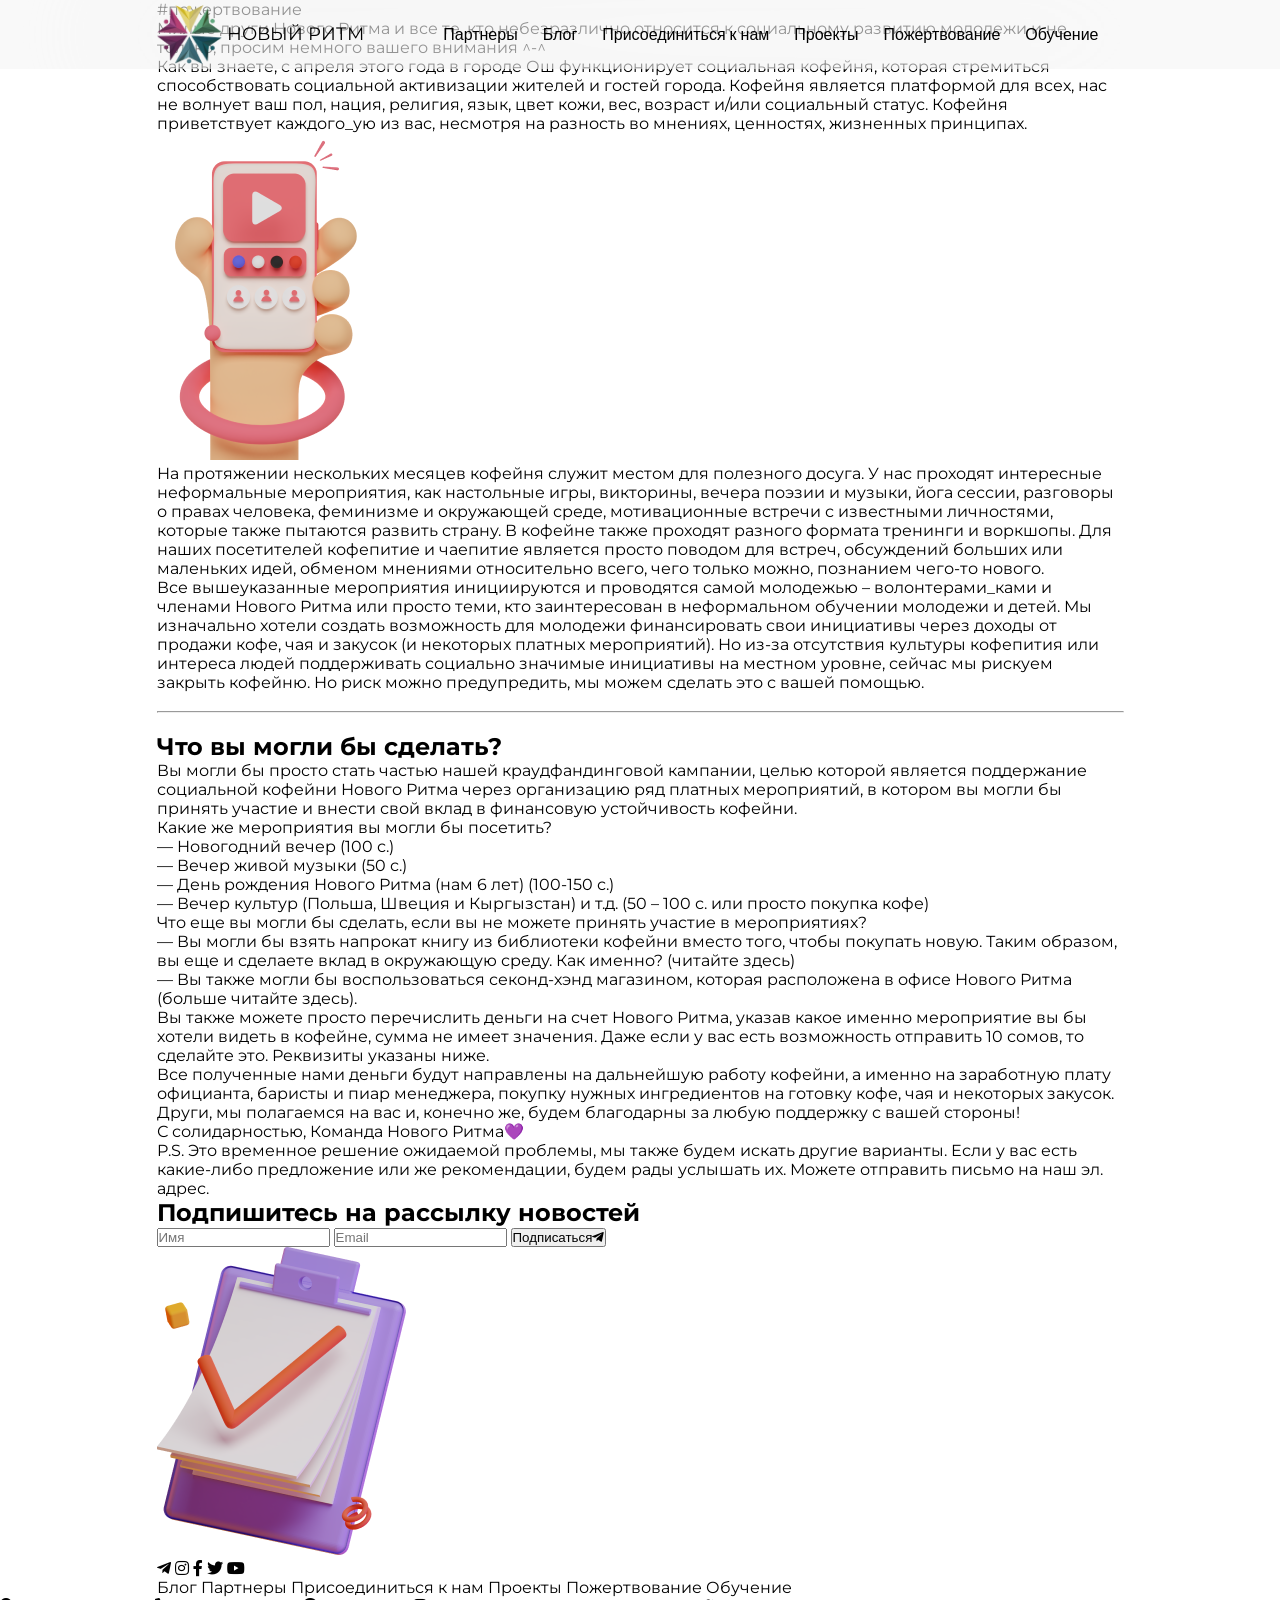
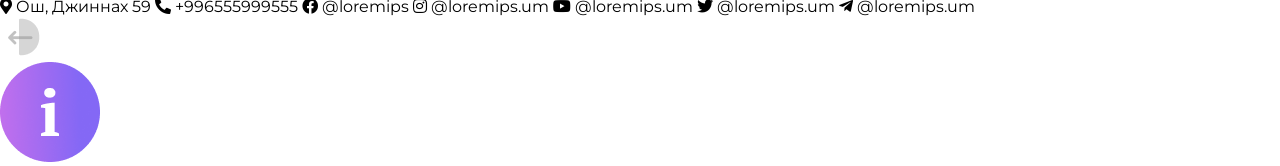
<file: donation.html>
<!DOCTYPE html>
<html lang="ru">

<head>
  <meta charset="UTF-8">
  <meta http-equiv="X-UA-Compatible" content="IE=edge">
  <meta name="viewport" content="width=device-width, initial-scale=1.0">
  <title>Новый ритм</title>
  <link rel="stylesheet" href="https://pro.fontawesome.com/releases/v5.10.0/css/all.css"
    integrity="sha384-AYmEC3Yw5cVb3ZcuHtOA93w35dYTsvhLPVnYs9eStHfGJvOvKxVfELGroGkvsg+p" crossorigin="anonymous" />
  <link rel="stylesheet" href="./css/styles.min.css">
  <link rel="stylesheet" href="./css/reset.min.css">
</head>

<body>
  <header>
    <div class="container navbar">
        <a href="index.html" class="logo"><img src="./img/logo.png" alt="logo"><span> Новый ритм</span></a>
        <div class="navbar_menu">
            <a href="partners.html" class="navbar_menu__item">Партнеры</a>
            <a href="blog.html" class="navbar_menu__item">Блог</a>
            <a href="join.html" class="navbar_menu__item">Присоединиться к нам</a>
            <a href="projects.html" class="navbar_menu__item">Проекты</a>
            <a href="donation.html" class="navbar_menu__item">Пожертвование</a>
            <a href="education.html" class="navbar_menu__item">Обучение</a>
        </div>
        <div class="navbar_support">
            <a href="#" class="navbar_support__item"><i class="fab fa-telegram-plane"></i></a>
            <a href="#" class="navbar_support__item"><i class="fab fa-instagram"></i></a>
            <a href="#" class="navbar_support__item"><i class="fab fa-facebook-f"></i></a>
            <a href="#" class="navbar_support__item"><i class="fab fa-twitter"></i></a>
            <a href="#" class="navbar_support__item"><i class="fab fa-youtube"></i></a>
        </div>
        <div class="burger_menu"><img src="./img/icons/burger.png" class="img-fluid"></div>
    </div>

</header>
  <div class="cls"></div>
  <div class="donation">
    <div class="container">
      <div class="rect">#пожертвование</div>
    </div>
  </div>
  <div class="donation_content">
    <div class="container">
      <div class="bgc">
        <div>
          Милые други Нового Ритма и все те, кто небезразлично относится к социальному развитию молодежи и не только,
          просим немного вашего внимания ^-^
          <p>
            Как вы знаете, с апреля этого года в городе Ош функционирует социальная кофейня, которая стремиться
            способствовать социальной активизации жителей и гостей города. Кофейня является платформой для всех, нас не
            волнует ваш пол, нация, религия, язык, цвет кожи, вес, возраст и/или социальный статус. Кофейня приветствует
            каждого_ую из вас, несмотря на разность во мнениях, ценностях, жизненных принципах.
          </p>
        </div>
        <img src="./img/Saly-24.png" alt="imgSaly">
      </div>
      <p>
        На протяжении нескольких месяцев кофейня служит местом для полезного досуга. У нас проходят интересные
        неформальные мероприятия, как настольные игры, викторины, вечера поэзии и музыки, йога сессии, разговоры о
        правах человека, феминизме и окружающей среде, мотивационные встречи с известными личностями, которые также
        пытаются развить страну. В кофейне также проходят разного формата тренинги и воркшопы. Для наших посетителей
        кофепитие и чаепитие является просто поводом для встреч, обсуждений больших или маленьких идей, обменом мнениями
        относительно всего, чего только можно, познанием чего-то нового.
      </p>
      <p>
        Все вышеуказанные мероприятия инициируются и проводятся самой молодежью – волонтерами_ками и членами Нового
        Ритма или просто теми, кто заинтересован в неформальном обучении молодежи и детей. Мы изначально хотели создать
        возможность для молодежи финансировать свои инициативы через доходы от продажи кофе, чая и закусок (и некоторых
        платных мероприятий). Но из-за отсутствия культуры кофепития или интереса людей поддерживать социально значимые
        инициативы на местном уровне, сейчас мы рискуем закрыть кофейню. Но риск можно предупредить, мы можем сделать
        это с вашей помощью.
      </p>
      <br>
      <hr>
      <br>
      <div class="text_content">
        <h2>Что вы могли бы сделать?</h2>
        <p>Вы могли бы просто стать частью нашей краудфандинговой кампании, целью которой является поддержание социальной
        кофейни Нового Ритма через организацию ряд платных мероприятий, в котором вы могли бы принять участие и внести
        свой вклад в финансовую устойчивость кофейни.</p>
        <p>Какие же мероприятия вы могли бы посетить?</p>
        
        <p>— Новогодний вечер (100 с.)</p>
        <p>— Вечер живой музыки (50 с.)</p>
        <p>— День рождения Нового Ритма (нам 6 лет) (100-150 с.)</p>
        <p>— Вечер культур (Польша, Швеция и Кыргызстан) и т.д. (50 – 100 с. или просто покупка
        кофе)</p>
        Что еще вы могли бы сделать, если вы не можете принять участие в мероприятиях?</p>
        <p>— Вы могли бы взять напрокат книгу из библиотеки кофейни вместо того, чтобы покупать новую. Таким образом, вы
        еще и сделаете вклад в окружающую среду. Как именно? (читайте здесь)</p>
        <p>— Вы также могли бы воспользоваться секонд-хэнд магазином, которая расположена в офисе Нового Ритма (больше
        читайте здесь).</p>
        <p>Вы также можете просто перечислить деньги на счет Нового Ритма, указав какое именно мероприятие вы бы хотели
        видеть в кофейне, сумма не имеет значения. Даже если у вас есть возможность отправить 10 сомов, то сделайте это.
        Реквизиты указаны ниже.</p>
        <p>Все полученные нами деньги будут направлены на дальнейшую работу кофейни, а именно на заработную плату
        официанта, баристы и пиар менеджера, покупку нужных ингредиентов на готовку кофе, чая и некоторых закусок.
        Други, мы полагаемся на вас и, конечно же, будем благодарны за любую поддержку с вашей стороны!</p>
        <p>С солидарностью,
        Команда Нового Ритма💜</p>
        <p>P.S. Это временное решение ожидаемой проблемы, мы также будем искать другие варианты. Если у вас есть какие-либо
        предложение или же рекомендации, будем рады услышать их. Можете отправить письмо на наш эл. адрес.</p>
      </div>
    </div>

  </div>


  <section class="subs">
    <div class="container sub">
      <div>
        <h1>Подпишитесь на рассылку новостей</h1>
        <form action="#" method="post">
          <input type="text" placeholder="Имя" />
          <input type="email" placeholder="Email" />
          <button type="submit">Подписаться<i class="fab fa-telegram-plane"></i></button>
        </form>
      </div>
      <img src="./img/Saly-26.png" alt="">
    </div>
  </section>



  <footer>
    <div class="container footer">
      <div class="footer_support">
        <a href="#" class="footer_support__item"><i class="fab fa-telegram-plane"></i></a>
        <a href="#" class="footer_support__item"><i class="fab fa-instagram"></i></a>
        <a href="#" class="footer_support__item"><i class="fab fa-facebook-f"></i></a>
        <a href="#" class="footer_support__item"><i class="fab fa-twitter"></i></a>
        <a href="#" class="footer_support__item"><i class="fab fa-youtube"></i></a>
      </div>
      <div class="footer_menu">
        <a href="blog.html" class="footer_menu__item">Блог</a>
        <a href="partners.html" class="footer_menu__item">Партнеры</a>
        <a href="join.html" class="footer_menu__item">Присоединиться к нам</a>
        <a href="projects.html" class="footer_menu__item">Проекты</a>
        <a href="donation.html" class="footer_menu__item">Пожертвование</a>
        <a href="education.html" class="footer_menu__item">Обучение</a>
      </div>
    </div>
  </footer>

  <div class="btn_info_fixed">
    <div class="btn_info__content">
      <a href="#"><i class="fas fa-map-marker-alt"></i>&nbsp;Ош, Джиннах 59 </a>
      <a href="#"><i class="fas fa-phone-alt"></i>&nbsp;+996555999555</a>
      <a href="#"><i class="fab fa-facebook"></i>&nbsp;@loremips</a>
      <a href="#"><i class="fab fa-instagram"></i>&nbsp;@loremips.um </a>
      <a href="#"> <i class="fab fa-youtube"></i>&nbsp;@loremips.um </a>
      <a href="#"> <i class="fab fa-twitter"></i>&nbsp;@loremips.um </a>
      <a href="#"> <i class="fab fa-telegram-plane"></i>&nbsp;@loremips.um </a>

      <div class="fix"><img src="./img/icons/ex.png" alt="" class="btn_info_exit"></div>
    </div>
    <img src="./img/icons/btn-info.png" alt="" class="btn_info">
  </div>
  <script src="./js/index.js"></script>
</body>

</html>
</file>
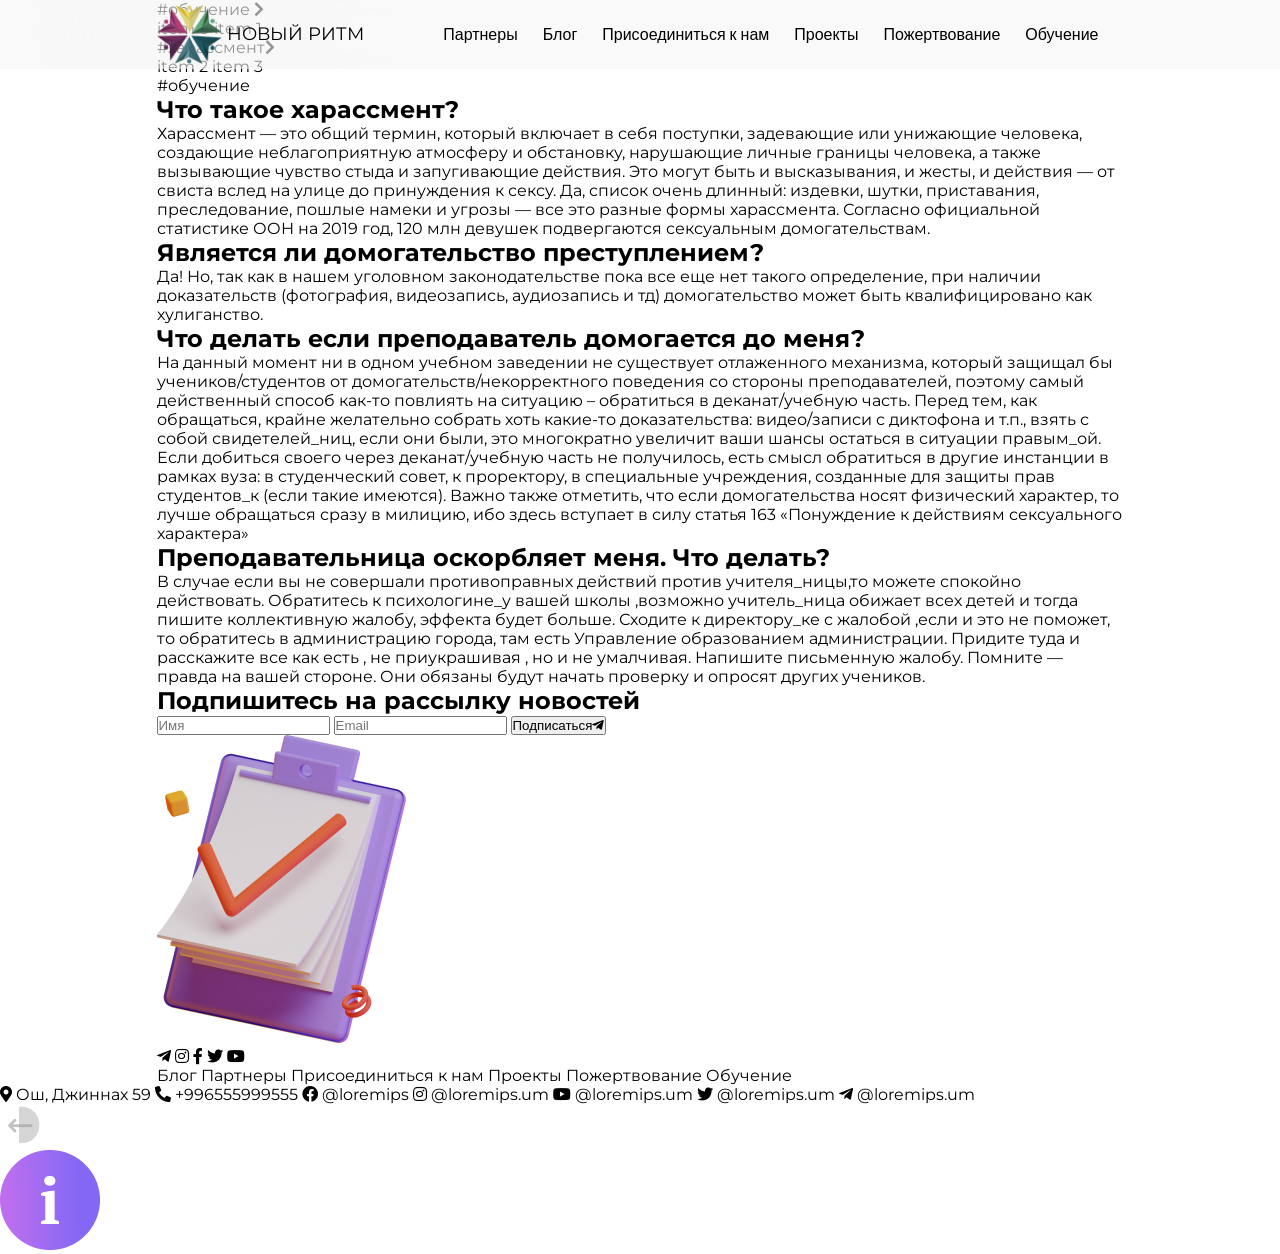
<file: education.html>
<!DOCTYPE html>
<html lang="ru">

<head>
  <meta charset="UTF-8">
  <meta http-equiv="X-UA-Compatible" content="IE=edge">
  <meta name="viewport" content="width=device-width, initial-scale=1.0">
  <title>Новый ритм</title>
  <link rel="stylesheet" href="https://pro.fontawesome.com/releases/v5.10.0/css/all.css"
    integrity="sha384-AYmEC3Yw5cVb3ZcuHtOA93w35dYTsvhLPVnYs9eStHfGJvOvKxVfELGroGkvsg+p" crossorigin="anonymous" />
  <link rel="stylesheet" href="./css/styles.min.css">
  <link rel="stylesheet" href="./css/reset.min.css">
</head>

<body>
  <header>
    <div class="container navbar">
        <a href="index.html" class="logo"><img src="./img/logo.png" alt="logo"><span> Новый ритм</span></a>
        <div class="navbar_menu">
            <a href="partners.html" class="navbar_menu__item">Партнеры</a>
            <a href="blog.html" class="navbar_menu__item">Блог</a>
            <a href="join.html" class="navbar_menu__item">Присоединиться к нам</a>
            <a href="projects.html" class="navbar_menu__item">Проекты</a>
            <a href="donation.html" class="navbar_menu__item">Пожертвование</a>
            <a href="education.html" class="navbar_menu__item">Обучение</a>
        </div>
        <div class="navbar_support">
            <a href="#" class="navbar_support__item"><i class="fab fa-telegram-plane"></i></a>
            <a href="#" class="navbar_support__item"><i class="fab fa-instagram"></i></a>
            <a href="#" class="navbar_support__item"><i class="fab fa-facebook-f"></i></a>
            <a href="#" class="navbar_support__item"><i class="fab fa-twitter"></i></a>
            <a href="#" class="navbar_support__item"><i class="fab fa-youtube"></i></a>
        </div>
        <div class="burger_menu"><img src="./img/icons/burger.png" class="img-fluid"></div>
    </div>

</header>
  <div class="cls"></div>
  <div class="edu">
    <div class="container">
      <div class="project_head">
        <div class=" projects_menu">
          <div class="projects_menu__item">
            <div class="projects_menu__item__btn">#обучение <i class="fas fa-chevron-right"></i></div>
            <div class="projects_menu__item__content">
              <a href="#">item 0</a>
              <a href="#">item 1</a>
            </div>
          </div>
          <div class="projects_menu__item">
            <div class="projects_menu__item__btn">#харассмент<i class="fas fa-chevron-right"></i>
            </div>
            <div class="projects_menu__item__content">
              <a href="#">item 2</a>
              <a href="#">item 3</a>
            </div>
          </div>
        </div>


      </div>
      <div class="rect">#обучение</div>
    </div>

  </div>

  <div class="edu_content">
    <div class="container">
      <p>
      <h2> Что такое харассмент?</h2>
      Харассмент — это общий термин, который включает в себя поступки, задевающие или унижающие человека, создающие
      неблагоприятную атмосферу и обстановку, нарушающие личные границы человека, а также вызывающие чувство стыда и
      запугивающие действия.
      Это могут быть и высказывания, и жесты, и действия — от свиста вслед на улице до принуждения к сексу. Да, список
      очень длинный: издевки, шутки, приставания, преследование, пошлые намеки и угрозы — все это разные формы
      харассмента.
      Согласно официальной статистике ООН на 2019 год, 120 млн девушек подвергаются сексуальным домогательствам.
      <br>
      <h2> Является ли домогательство преступлением?</h2>
      Да! Но, так как в нашем уголовном законодательстве пока все еще нет такого определение, при наличии доказательств
      (фотография, видеозапись, аудиозапись и тд) домогательство может быть квалифицировано как хулиганство.
      <br>
      <h2>Что делать если преподаватель домогается до меня? </h2>
      На данный момент ни в одном учебном заведении не существует отлаженного механизма, который защищал бы
      учеников/студентов от домогательств/некорректного поведения со стороны преподавателей, поэтому самый действенный
      способ как-то повлиять на ситуацию – обратиться в деканат/учебную часть. Перед тем, как обращаться, крайне
      желательно собрать хоть какие-то доказательства: видео/записи с диктофона и т.п., взять с собой свидетелей_ниц,
      если они были, это многократно увеличит ваши шансы остаться в ситуации правым_ой. Если добиться своего через
      деканат/учебную часть не получилось, есть смысл обратиться в другие инстанции в рамках вуза: в студенческий совет,
      к проректору, в специальные учреждения, созданные для защиты прав студентов_к (если такие имеются). Важно также
      отметить, что если домогательства носят физический характер, то лучше обращаться сразу в милицию, ибо здесь
      вступает в силу статья 163 «Понуждение к действиям сексуального характера»<br>
      <h2>Преподавательница оскорбляет меня. Что делать?</h2>
      В случае если вы не совершали противоправных действий против учителя_ницы,то можете спокойно действовать.
      Обратитесь к психологине_у вашей школы ,возможно учитель_ница обижает всех детей и тогда пишите коллективную
      жалобу, эффекта будет больше. Сходите к директору_ке с жалобой ,если и это не поможет, то обратитесь в
      администрацию города, там есть Управление образованием администрации. Придите туда и расскажите все как есть , не
      приукрашивая , но и не умалчивая. Напишите письменную жалобу. Помните — правда на вашей стороне. Они обязаны будут
      начать проверку и опросят других учеников.</p>
    </div>

  </div>


  <section class="subs">
    <div class="container sub">
      <div>
        <h1>Подпишитесь на рассылку новостей</h1>
        <form action="#" method="post">
          <input type="text" placeholder="Имя" />
          <input type="email" placeholder="Email" />
          <button type="submit">Подписаться<i class="fab fa-telegram-plane"></i></button>
        </form>
      </div>
      <img src="./img/Saly-26.png" alt="">
    </div>
  </section>



  <footer>
    <div class="container footer">
      <div class="footer_support">
        <a href="#" class="footer_support__item"><i class="fab fa-telegram-plane"></i></a>
        <a href="#" class="footer_support__item"><i class="fab fa-instagram"></i></a>
        <a href="#" class="footer_support__item"><i class="fab fa-facebook-f"></i></a>
        <a href="#" class="footer_support__item"><i class="fab fa-twitter"></i></a>
        <a href="#" class="footer_support__item"><i class="fab fa-youtube"></i></a>
      </div>
      <div class="footer_menu">
        <a href="blog.html" class="footer_menu__item">Блог</a>
        <a href="partners.html" class="footer_menu__item">Партнеры</a>
        <a href="join.html" class="footer_menu__item">Присоединиться к нам</a>
        <a href="projects.html" class="footer_menu__item">Проекты</a>
        <a href="donation.html" class="footer_menu__item">Пожертвование</a>
        <a href="education.html" class="footer_menu__item">Обучение</a>
      </div>
    </div>
  </footer>

  <div class="btn_info_fixed">
    <div class="btn_info__content">
      <a href="#"><i class="fas fa-map-marker-alt"></i>&nbsp;Ош, Джиннах 59 </a>
      <a href="#"><i class="fas fa-phone-alt"></i>&nbsp;+996555999555</a>
      <a href="#"><i class="fab fa-facebook"></i>&nbsp;@loremips</a>
      <a href="#"><i class="fab fa-instagram"></i>&nbsp;@loremips.um </a>
      <a href="#"> <i class="fab fa-youtube"></i>&nbsp;@loremips.um </a>
      <a href="#"> <i class="fab fa-twitter"></i>&nbsp;@loremips.um </a>
      <a href="#"> <i class="fab fa-telegram-plane"></i>&nbsp;@loremips.um </a>

      <div class="fix"><img src="./img/icons/ex.png" alt="" class="btn_info_exit"></div>
    </div>
    <img src="./img/icons/btn-info.png" alt="" class="btn_info">
  </div>
  <script src="./js/index.js"></script>
</body>

</html>
</file>
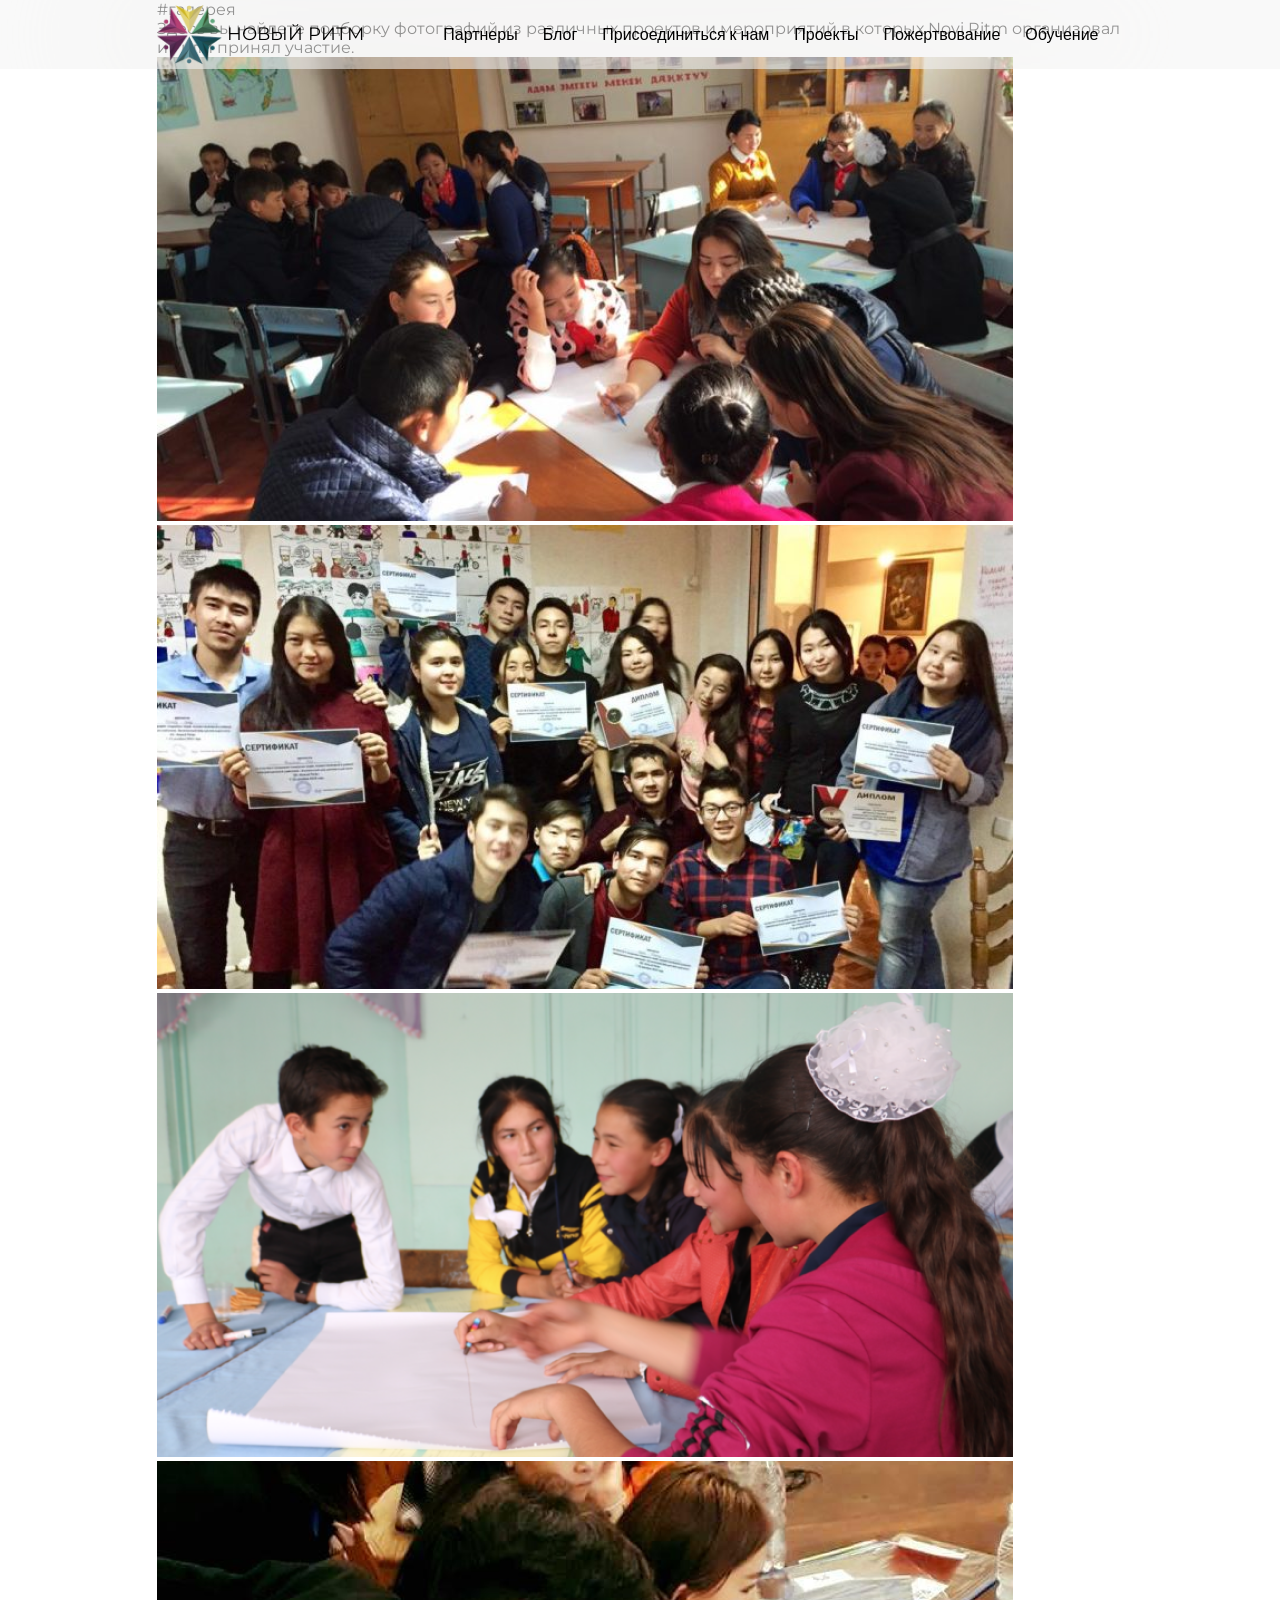
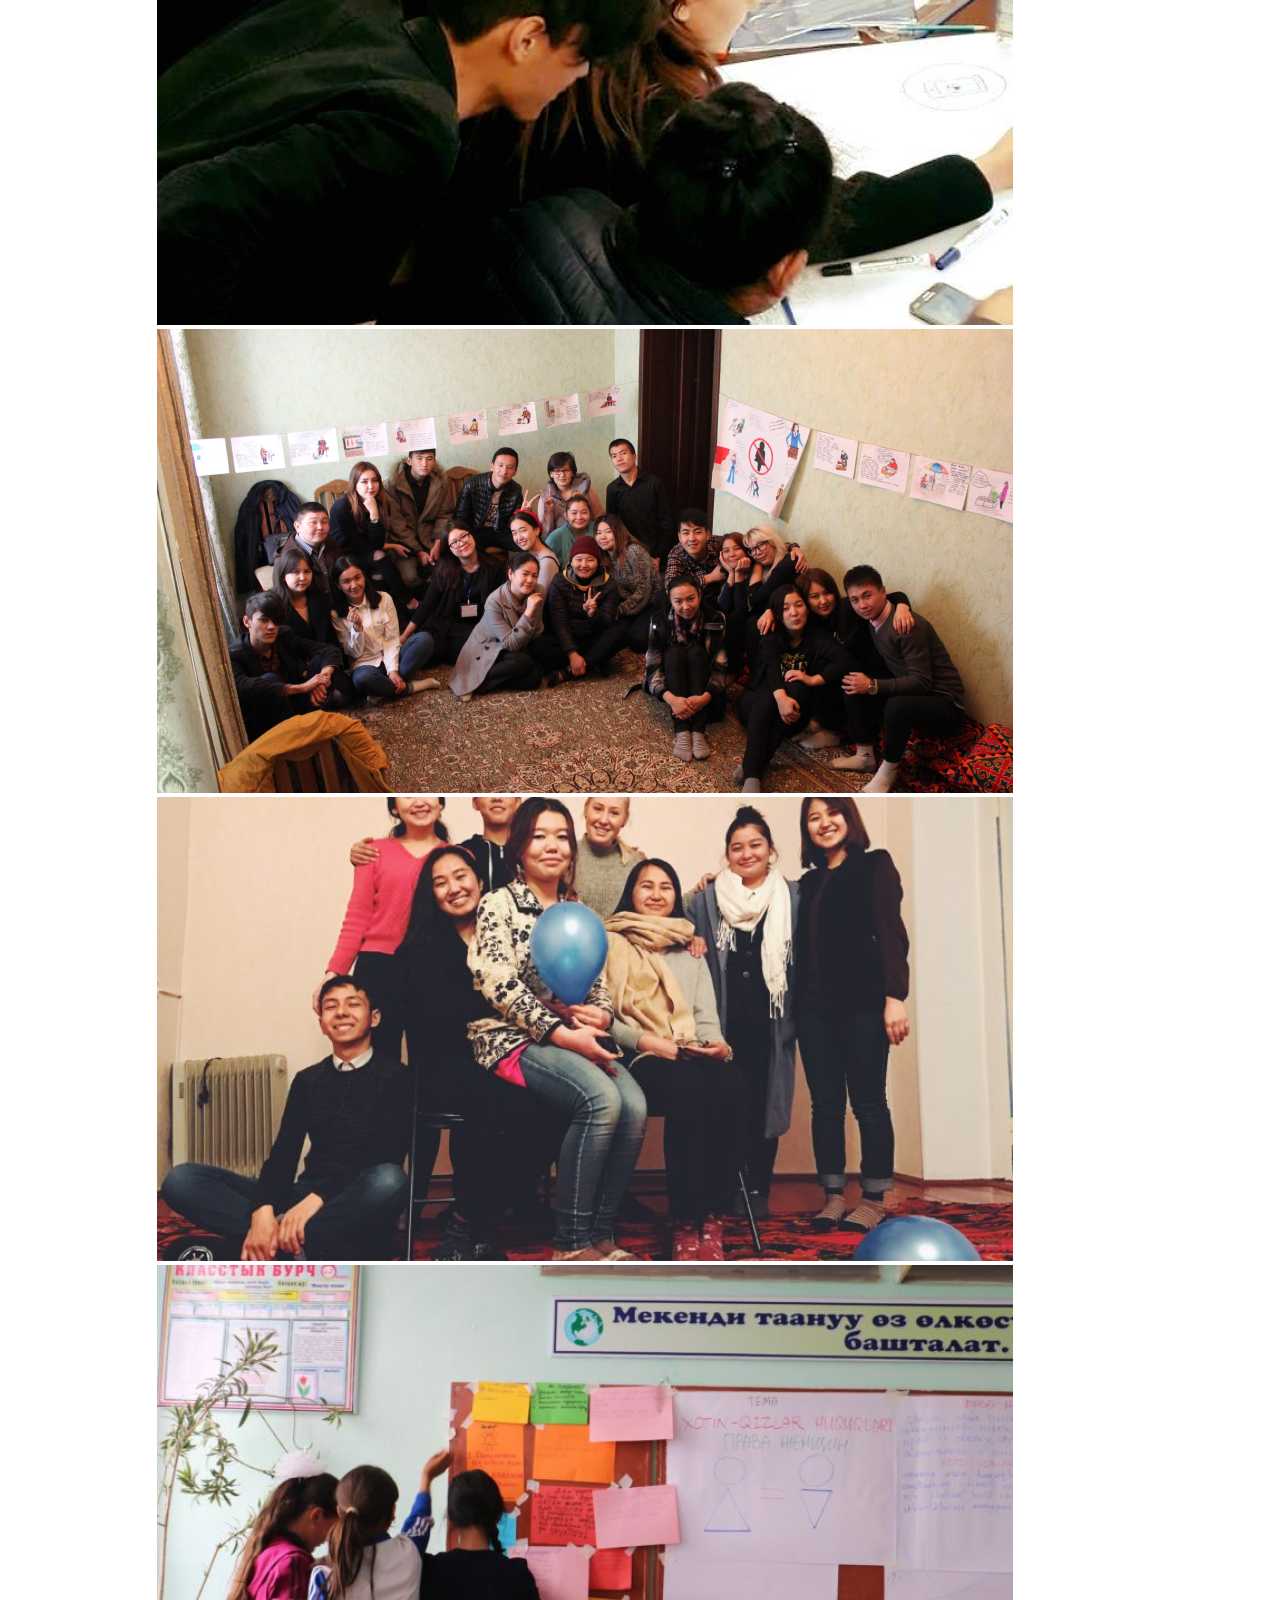
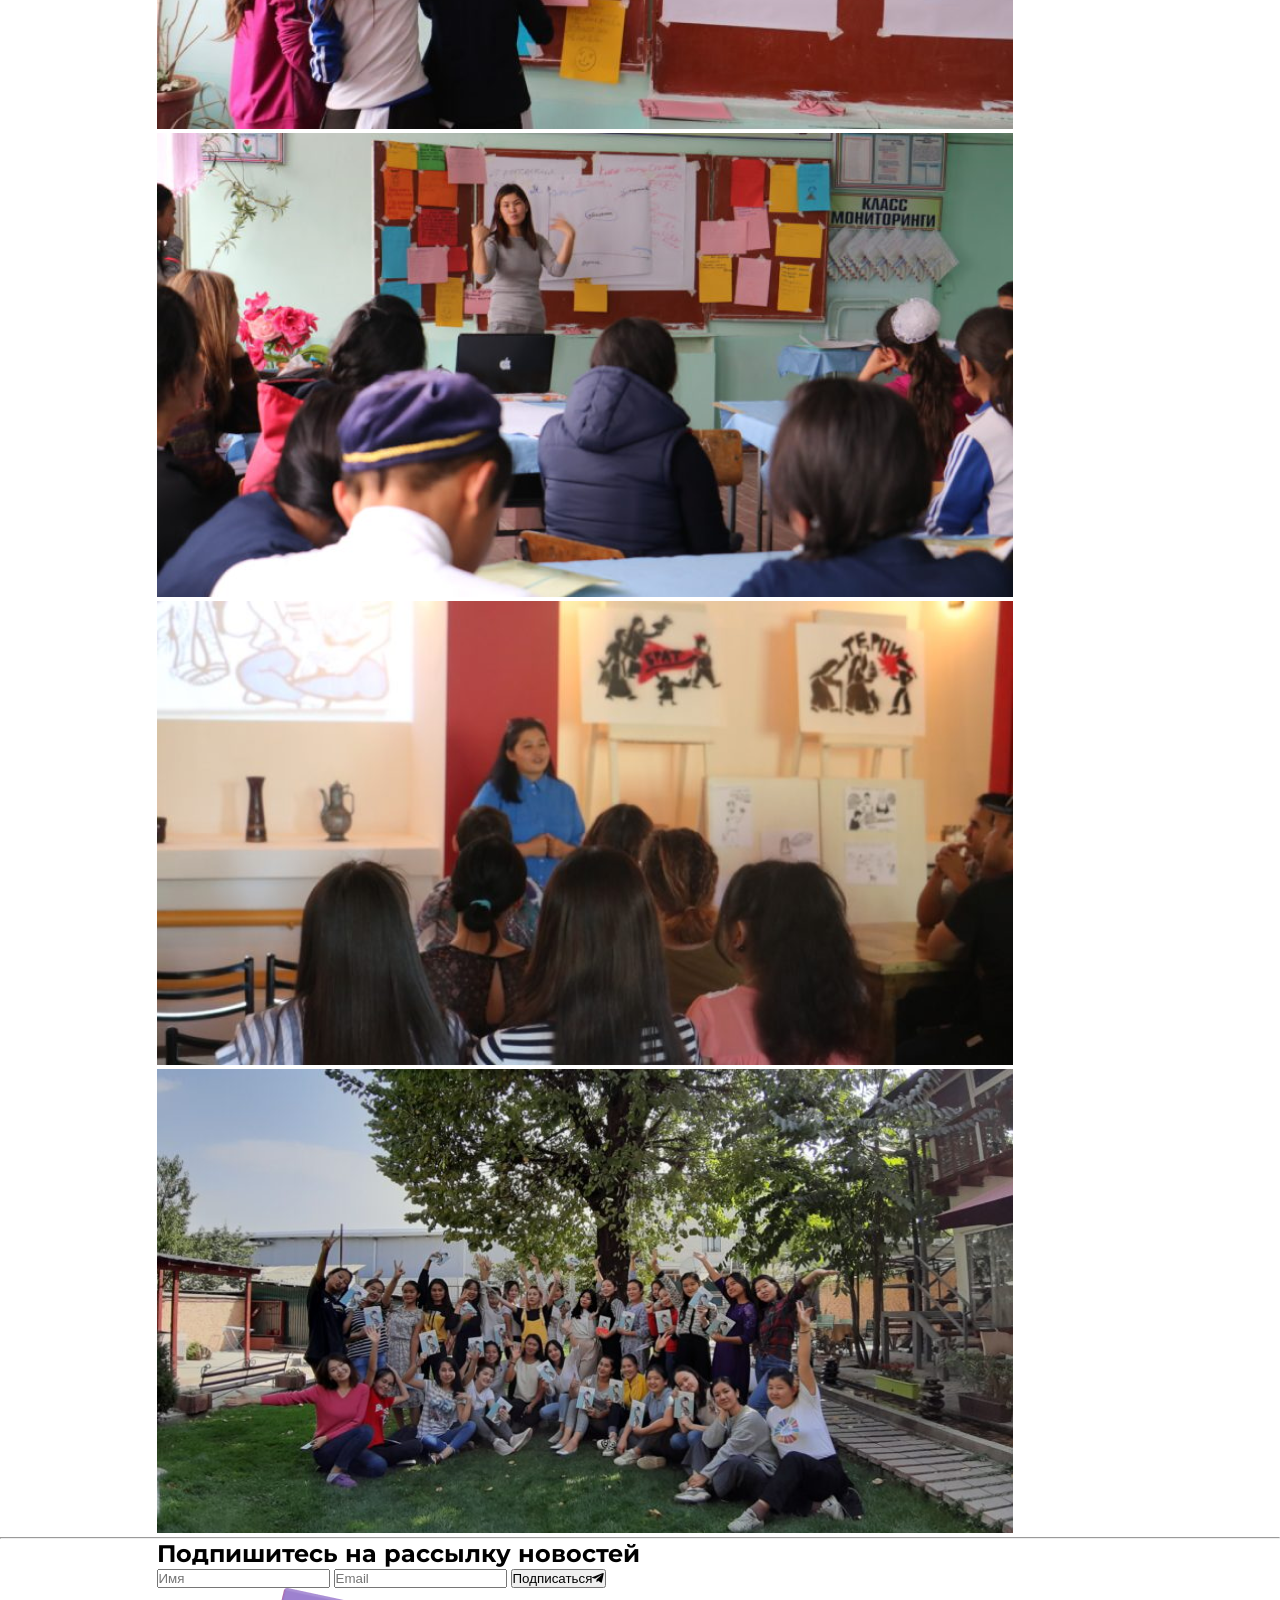
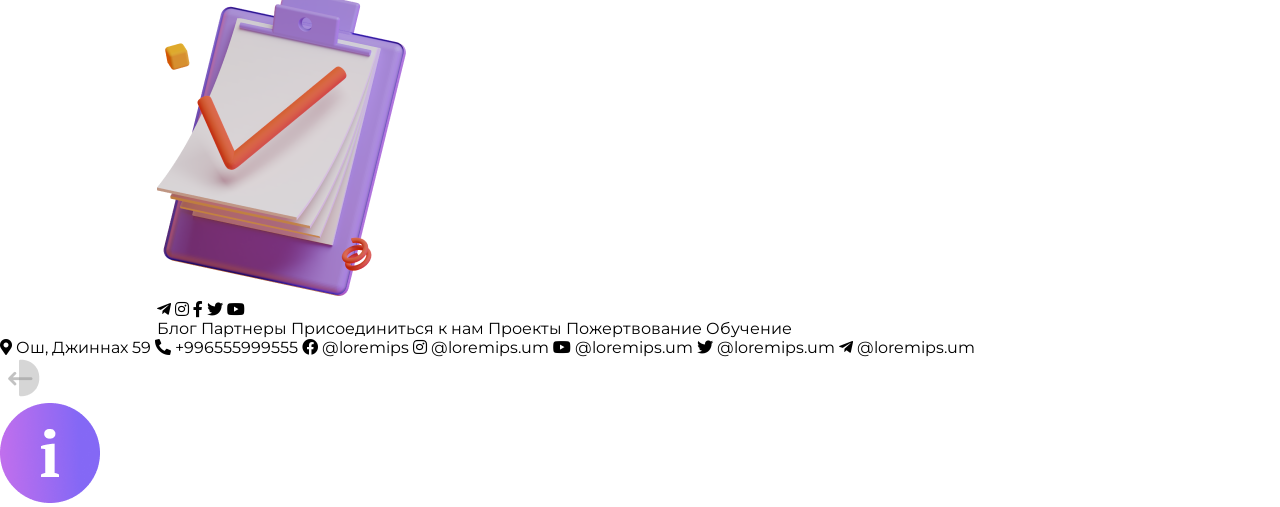
<file: gallery.html>
<!DOCTYPE html>
<html lang="ru">

<head>
  <meta charset="UTF-8">
  <meta http-equiv="X-UA-Compatible" content="IE=edge">
  <meta name="viewport" content="width=device-width, initial-scale=1.0">
  <title>Новый ритм</title>
  <link rel="stylesheet" href="https://pro.fontawesome.com/releases/v5.10.0/css/all.css"
    integrity="sha384-AYmEC3Yw5cVb3ZcuHtOA93w35dYTsvhLPVnYs9eStHfGJvOvKxVfELGroGkvsg+p" crossorigin="anonymous" />
  <link rel="stylesheet" href="./css/styles.min.css">
  <link rel="stylesheet" href="./css/reset.min.css">
</head>

<body>
  <header>
    <div class="container navbar">
        <a href="index.html" class="logo"><img src="./img/logo.png" alt="logo"><span> Новый ритм</span></a>
        <div class="navbar_menu">
            <a href="partners.html" class="navbar_menu__item">Партнеры</a>
            <a href="blog.html" class="navbar_menu__item">Блог</a>
            <a href="join.html" class="navbar_menu__item">Присоединиться к нам</a>
            <a href="projects.html" class="navbar_menu__item">Проекты</a>
            <a href="donation.html" class="navbar_menu__item">Пожертвование</a>
            <a href="education.html" class="navbar_menu__item">Обучение</a>
        </div>
        <div class="navbar_support">
            <a href="#" class="navbar_support__item"><i class="fab fa-telegram-plane"></i></a>
            <a href="#" class="navbar_support__item"><i class="fab fa-instagram"></i></a>
            <a href="#" class="navbar_support__item"><i class="fab fa-facebook-f"></i></a>
            <a href="#" class="navbar_support__item"><i class="fab fa-twitter"></i></a>
            <a href="#" class="navbar_support__item"><i class="fab fa-youtube"></i></a>
        </div>
        <div class="burger_menu"><img src="./img/icons/burger.png" class="img-fluid"></div>
    </div>

</header>
  <div class="cls"></div>
  <div class="gallery_bg">
    <div class="container">
      <div class="rect">#галерея</div>
      <p>Здесь вы найдете подборку фотографий из различных проектов и мероприятий
        в которых Novi Ritm организовал и / или принял участие.</p>
    </div>
  </div>
  <div class="container">
    <div class="gallery">
      <a href="./img/gallery/15741123_697486050414117_1499721894577984154_n-768x576.png" class="gallery__item"><img src="./img/gallery/15741123_697486050414117_1499721894577984154_n-768x576.png" alt=""></a>
      <a href="./img/gallery/16409063_1255941004497510_2134698192_o-768x479.png" class="gallery__item"><img src="./img/gallery/16409063_1255941004497510_2134698192_o-768x479.png" alt=""></a>
      <a href="./img/gallery/18.04.png" class="gallery__item"><img src="./img/gallery/18.04.png" alt=""></a>
      <a href="./img/gallery/img39.png" class="gallery__item"><img src="./img/gallery/img39.png" alt=""></a>
      <a href="./img/gallery/img67.png" class="gallery__item"><img src="./img/gallery/img67.png" alt=""></a>
      <a href="./img/gallery/IMG_1616-768x576.png" class="gallery__item"><img src="./img/gallery/IMG_1616-768x576.png" alt=""></a>
      <a href="./img/gallery/IMG_6008-768x502.png" class="gallery__item"><img src="./img/gallery/IMG_6008-768x502.png" alt=""></a>
      <a href="./img/gallery/IMG_6013-768x512.png" class="gallery__item"><img src="./img/gallery/IMG_6013-768x512.png" alt=""></a>
      <a href="./img/gallery/thumb_IMG_4497_1024-768x512.png" class="gallery__item"><img src="./img/gallery/thumb_IMG_4497_1024-768x512.png" alt=""></a>
      <a href="./img/gallery/Лагерь-ооба-лидермин-e1588706097533.png" class="gallery__item"><img src="./img/gallery/Лагерь-ооба-лидермин-e1588706097533.png" alt=""></a>
    </div>
  </div>
<hr>
  <section class="subs">
    <div class="container sub">
      <div>
        <h1>Подпишитесь на рассылку новостей</h1>
        <form action="#" method="post">
          <input type="text" placeholder="Имя" />
          <input type="email" placeholder="Email" />
          <button type="submit">Подписаться<i class="fab fa-telegram-plane"></i></button>
        </form>
      </div>
      <img src="./img/Saly-26.png" alt="">
    </div>
  </section>


  <footer>
    <div class="container footer">
      <div class="footer_support">
        <a href="#" class="footer_support__item"><i class="fab fa-telegram-plane"></i></a>
        <a href="#" class="footer_support__item"><i class="fab fa-instagram"></i></a>
        <a href="#" class="footer_support__item"><i class="fab fa-facebook-f"></i></a>
        <a href="#" class="footer_support__item"><i class="fab fa-twitter"></i></a>
        <a href="#" class="footer_support__item"><i class="fab fa-youtube"></i></a>
      </div>
      <div class="footer_menu">
        <a href="blog.html" class="footer_menu__item">Блог</a>
        <a href="partners.html" class="footer_menu__item">Партнеры</a>
        <a href="join.html" class="footer_menu__item">Присоединиться к нам</a>
        <a href="projects.html" class="footer_menu__item">Проекты</a>
        <a href="donation.html" class="footer_menu__item">Пожертвование</a>
        <a href="education.html" class="footer_menu__item">Обучение</a>
      </div>
    </div>
  </footer>

  <div class="btn_info_fixed">
    <div class="btn_info__content">
      <a href="#"><i class="fas fa-map-marker-alt"></i>&nbsp;Ош, Джиннах 59 </a>
      <a href="#"><i class="fas fa-phone-alt"></i>&nbsp;+996555999555</a>
      <a href="#"><i class="fab fa-facebook"></i>&nbsp;@loremips</a>
      <a href="#"><i class="fab fa-instagram"></i>&nbsp;@loremips.um </a>
      <a href="#"> <i class="fab fa-youtube"></i>&nbsp;@loremips.um </a>
      <a href="#"> <i class="fab fa-twitter"></i>&nbsp;@loremips.um </a>
      <a href="#"> <i class="fab fa-telegram-plane"></i>&nbsp;@loremips.um </a>

      <div class="fix"><img src="./img/icons/ex.png" alt="" class="btn_info_exit"></div>
    </div>
    <img src="./img/icons/btn-info.png" alt="" class="btn_info">
  </div>
  <script src="./js/index.js"></script>
</body>

</html>
</file>
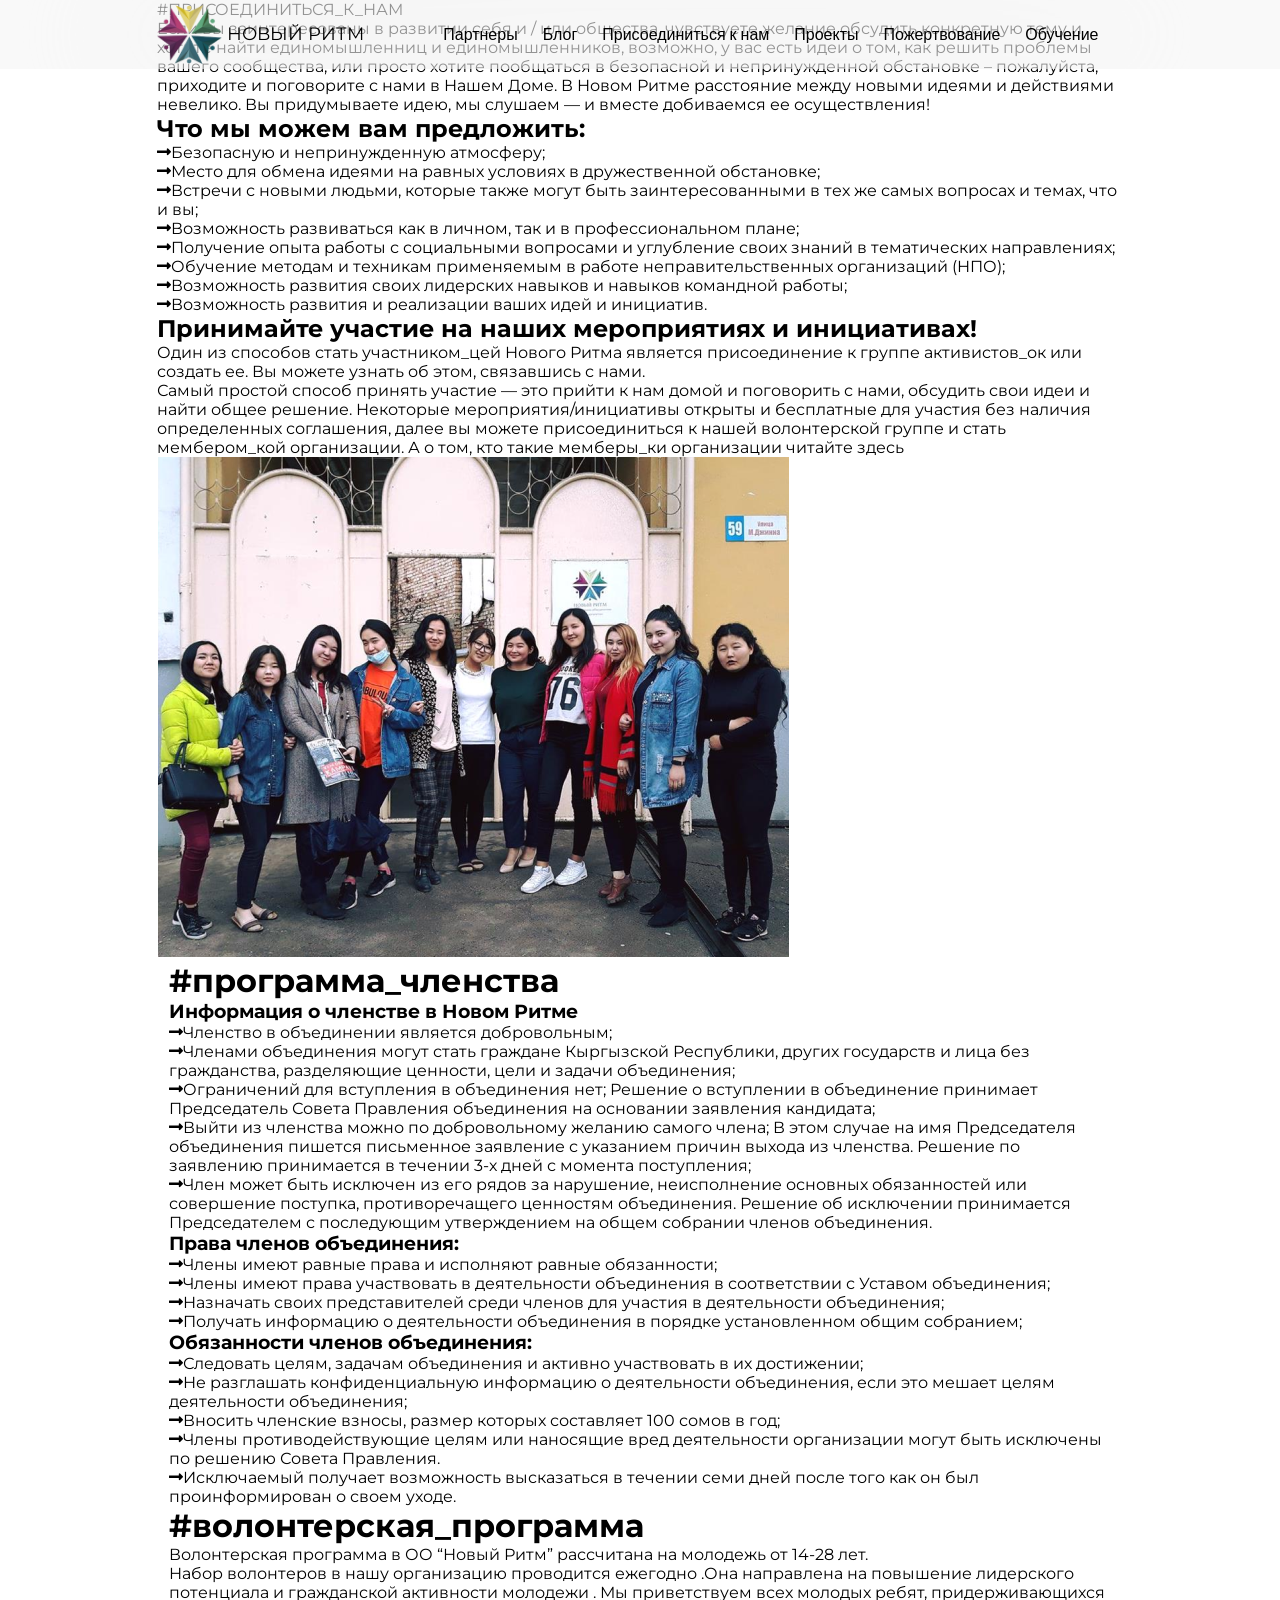
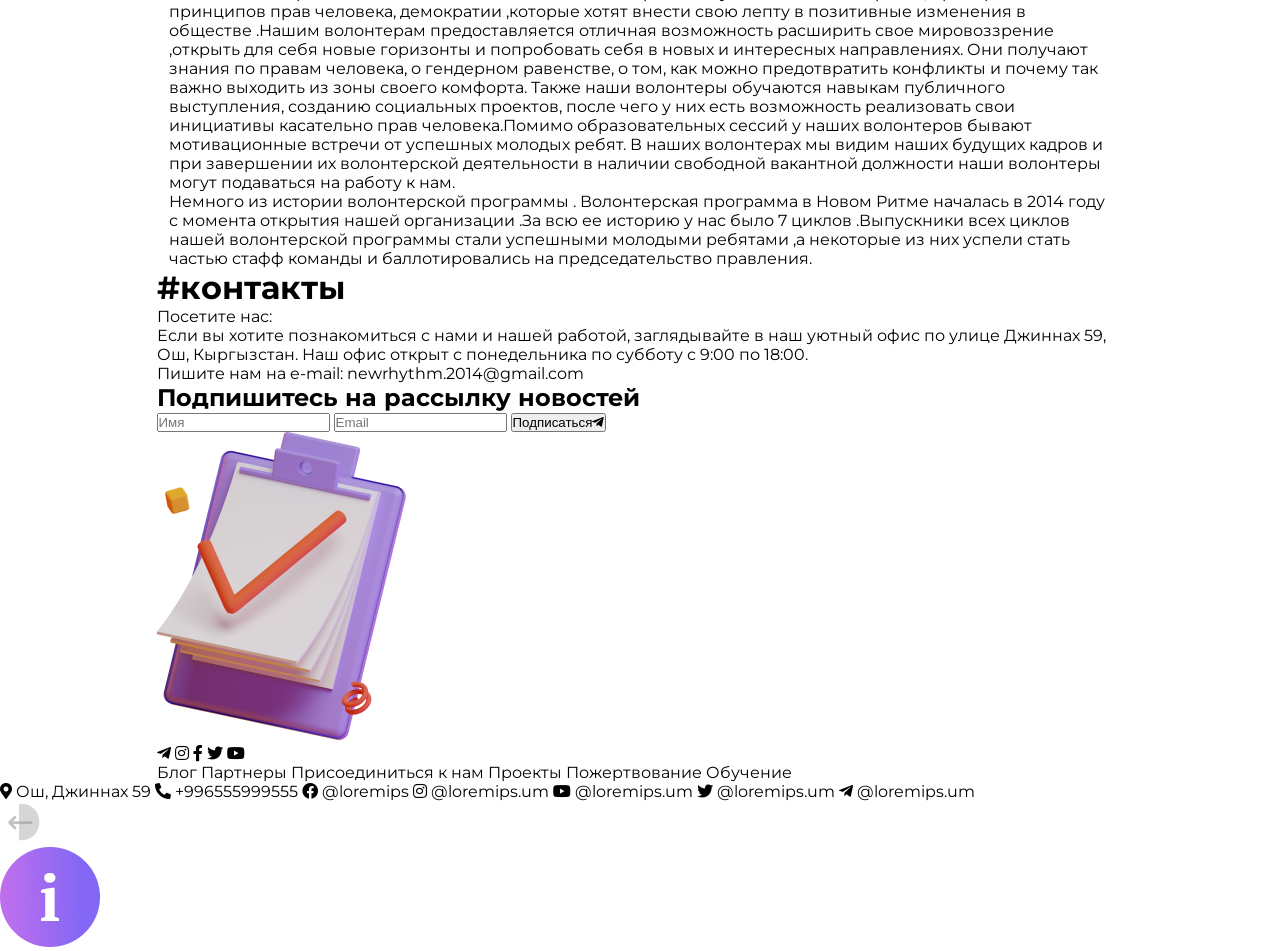
<file: join.html>
<!DOCTYPE html>
<html lang="ru">

<head>
  <meta charset="UTF-8">
  <meta http-equiv="X-UA-Compatible" content="IE=edge">
  <meta name="viewport" content="width=device-width, initial-scale=1.0">
  <title>Новый ритм</title>
  <link rel="stylesheet" href="https://pro.fontawesome.com/releases/v5.10.0/css/all.css"
    integrity="sha384-AYmEC3Yw5cVb3ZcuHtOA93w35dYTsvhLPVnYs9eStHfGJvOvKxVfELGroGkvsg+p" crossorigin="anonymous" />
  <link rel="stylesheet" href="./css/styles.min.css">
  <link rel="stylesheet" href="./css/reset.min.css">
</head>

<body>
  <header>
    <div class="container navbar">
        <a href="index.html" class="logo"><img src="./img/logo.png" alt="logo"><span> Новый ритм</span></a>
        <div class="navbar_menu">
            <a href="partners.html" class="navbar_menu__item">Партнеры</a>
            <a href="blog.html" class="navbar_menu__item">Блог</a>
            <a href="join.html" class="navbar_menu__item">Присоединиться к нам</a>
            <a href="projects.html" class="navbar_menu__item">Проекты</a>
            <a href="donation.html" class="navbar_menu__item">Пожертвование</a>
            <a href="education.html" class="navbar_menu__item">Обучение</a>
        </div>
        <div class="navbar_support">
            <a href="#" class="navbar_support__item"><i class="fab fa-telegram-plane"></i></a>
            <a href="#" class="navbar_support__item"><i class="fab fa-instagram"></i></a>
            <a href="#" class="navbar_support__item"><i class="fab fa-facebook-f"></i></a>
            <a href="#" class="navbar_support__item"><i class="fab fa-twitter"></i></a>
            <a href="#" class="navbar_support__item"><i class="fab fa-youtube"></i></a>
        </div>
        <div class="burger_menu"><img src="./img/icons/burger.png" class="img-fluid"></div>
    </div>

</header>
  <div class="cls"></div>
  <div class="join">
    <div class="container">
      <div class="rect">#ПРИСОЕДИНИТЬСЯ_К_НАМ</div>
    </div>

  </div>
  <div class="join_content">
    <div class="container">
      <p>Если вы заинтересованы в развитии себя и / или общества, чувствуете желание обсудить конкретную тему и хотите
        найти единомышленниц и единомышленников, возможно, у вас есть идеи о том, как решить проблемы вашего сообщества,
        или просто хотите пообщаться в безопасной и непринужденной обстановке – пожалуйста, приходите и поговорите с
        нами в Нашем Доме. В Новом Ритме расстояние между новыми идеями и действиями невелико. Вы придумываете идею, мы
        слушаем — и вместе добиваемся ее осуществления!</p>

      <div class="text_content">
        <h2>Что мы можем вам предложить:</h2>
        <p><i class="fas fa-long-arrow-alt-right"></i>Безопасную и непринужденную атмосферу;</p>
        <p><i class="fas fa-long-arrow-alt-right"></i>Место для обмена идеями на равных условиях в дружественной
          обстановке;</p>
        <p><i class="fas fa-long-arrow-alt-right"></i>Встречи с новыми людьми, которые также могут быть
          заинтересованными в тех же самых вопросах и темах, что и
          вы;</p>
        <p><i class="fas fa-long-arrow-alt-right"></i>Возможность развиваться как в личном, так и в профессиональном
          плане;</p>
        <p><i class="fas fa-long-arrow-alt-right"></i>Получение опыта работы с социальными вопросами и углубление своих
          знаний в тематических направлениях;</p>
        <p><i class="fas fa-long-arrow-alt-right"></i>Обучение методам и техникам применяемым в работе
          неправительственных организаций (НПО);</p>
        <p><i class="fas fa-long-arrow-alt-right"></i>Возможность развития своих лидерских навыков и навыков командной
          работы;</p>
        <p><i class="fas fa-long-arrow-alt-right"></i>Возможность развития и реализации ваших идей и инициатив.</p>
      </div>

      <div class="pri">
        <div class="text_content">
          <h2>Принимайте участие на наших мероприятиях и инициативах!</h2>
          <p>
            Один из способов стать участником_цей Нового Ритма является присоединение к группе активистов_ок или создать
            ее. Вы можете узнать об этом, связавшись с нами.
          </p>
          <p>Самый простой способ принять участие — это прийти к нам домой и поговорить с нами, обсудить свои идеи и
            найти общее решение. Некоторые мероприятия/инициативы открыты и бесплатные для участия без наличия
            определенных соглашения, далее вы можете присоединиться к нашей волонтерской группе и стать мембером_кой
            организации. А о том, кто такие мемберы_ки организации читайте здесь</p>
        </div>
        <img src="./img/29570495_2028452430776788_8908528570422795857_n 1.png" alt="">
      </div>

      <div class="container">
        
        <div class="text_content">
          <h1>#программа_членства</h1>
          <h3>Информация о членстве в Новом Ритме</h3>
          <p><i class="fas fa-long-arrow-alt-right"></i>Членство в объединении является добровольным;</p>
          <p><i class="fas fa-long-arrow-alt-right"></i>Членами объединения могут стать граждане Кыргызской Республики, других государств и лица без гражданства,
          разделяющие ценности, цели и задачи объединения;</p>
          <p><i class="fas fa-long-arrow-alt-right"></i>Ограничений для вступления в объединения нет;
          Решение о вступлении в объединение принимает Председатель Совета Правления объединения на основании заявления
          кандидата;</p>
          <p><i class="fas fa-long-arrow-alt-right"></i>Выйти из членства можно по добровольному желанию самого члена; В этом случае на имя Председателя объединения
          пишется письменное заявление с указанием причин выхода из членства. Решение по заявлению принимается в течении
          3-х дней с момента поступления;</p>
          <p><i class="fas fa-long-arrow-alt-right"></i>Член может быть исключен из его рядов за нарушение, неисполнение основных обязанностей или совершение
          поступка, противоречащего ценностям объединения. Решение об исключении принимается Председателем с последующим
          утверждением на общем собрании членов объединения.</p>
          
          
          
          
          
          <h3>Права членов объединения:</h3>
          <p><i class="fas fa-long-arrow-alt-right"></i>Члены имеют равные права и исполняют равные обязанности;</p>
          <p><i class="fas fa-long-arrow-alt-right"></i>Члены имеют права участвовать в деятельности объединения в соответствии с Уставом объединения;</p>
          <p><i class="fas fa-long-arrow-alt-right"></i>Назначать своих представителей среди членов для участия в деятельности объединения;</p>
          <p><i class="fas fa-long-arrow-alt-right"></i>Получать информацию о деятельности объединения в порядке установленном общим собранием;</p>
          
          
          <h3>Обязанности членов объединения:</h3>
          <p><i class="fas fa-long-arrow-alt-right"></i>Следовать целям, задачам объединения и активно участвовать в их достижении;</p>
          <p><i class="fas fa-long-arrow-alt-right"></i>Не разглашать конфиденциальную информацию о деятельности объединения, если это мешает целям деятельности
          объединения;</p>
          <p><i class="fas fa-long-arrow-alt-right"></i>Вносить членские взносы, размер которых составляет 100 сомов в год;</p>
          <p><i class="fas fa-long-arrow-alt-right"></i>Члены противодействующие целям или наносящие вред деятельности организации могут быть исключены по решению
          Совета Правления.</p>
          <p><i class="fas fa-long-arrow-alt-right"></i>Исключаемый получает возможность высказаться в течении семи дней после того как он был проинформирован о своем
          уходе.</p>
          
        </div>
        
        <div class="text_content">
          <h1>#волонтерская_программа</h1>
          <p>Волонтерская программа в ОО “Новый Ритм” рассчитана на молодежь от 14-28 лет.</p>
          <p>  Набор волонтеров в нашу организацию проводится ежегодно .Она направлена на повышение лидерского потенциала и гражданской активности молодежи .  Мы приветствуем всех молодых ребят,  придерживающихся  принципов прав человека, демократии ,которые хотят  внести свою лепту в позитивные изменения в обществе .Нашим волонтерам предоставляется отличная возможность расширить свое мировоззрение ,открыть для себя новые горизонты и попробовать себя в новых и интересных направлениях. Они получают знания по правам человека, о гендерном равенстве, о том, как можно предотвратить конфликты и почему так важно выходить из зоны своего комфорта. Также наши волонтеры обучаются навыкам публичного выступления, созданию социальных проектов,  после  чего у них есть возможность реализовать  свои  инициативы касательно прав человека.Помимо образовательных сессий у наших  волонтеров бывают мотивационные встречи от успешных молодых ребят. В наших волонтерах мы видим наших будущих кадров и при завершении их волонтерской деятельности в наличии свободной вакантной должности наши волонтеры могут подаваться на работу к нам. </p>
            <p>
            Немного из истории волонтерской программы .
            Волонтерская программа в Новом Ритме началась в 2014 году с момента открытия нашей организации .За всю ее историю у нас было 7 циклов .Выпускники всех циклов нашей волонтерской программы стали успешными молодыми ребятами ,а некоторые из них успели стать частью стафф команды и баллотировались на председательство правления.</p>
        </div>
      </div>
      <div class="contact">
        <h1>#контакты</h1>
        <p>Посетите нас: </p>
          <p>Если вы хотите познакомиться с нами и нашей работой, заглядывайте в наш уютный офис по улице Джиннах 59, Ош, Кыргызстан. Наш офис открыт с понедельника по субботу с 9:00 по 18:00.</p> 
         <p> Пишите нам на e-mail:  newrhythm.2014@gmail.com </p>
      </div>
    </div>
  </div>

  <section class="subs">
    <div class="container sub">
      <div>
        <h1>Подпишитесь на рассылку новостей</h1>
        <form action="#" method="post">
          <input type="text" placeholder="Имя" />
          <input type="email" placeholder="Email" />
          <button type="submit">Подписаться<i class="fab fa-telegram-plane"></i></button>
        </form>
      </div>
      <img src="./img/Saly-26.png" alt="">
    </div>
  </section>



  <footer>
    <div class="container footer">
      <div class="footer_support">
        <a href="#" class="footer_support__item"><i class="fab fa-telegram-plane"></i></a>
        <a href="#" class="footer_support__item"><i class="fab fa-instagram"></i></a>
        <a href="#" class="footer_support__item"><i class="fab fa-facebook-f"></i></a>
        <a href="#" class="footer_support__item"><i class="fab fa-twitter"></i></a>
        <a href="#" class="footer_support__item"><i class="fab fa-youtube"></i></a>
      </div>
      <div class="footer_menu">
        <a href="blog.html" class="footer_menu__item">Блог</a>
        <a href="partners.html" class="footer_menu__item">Партнеры</a>
        <a href="join.html" class="footer_menu__item">Присоединиться к нам</a>
        <a href="projects.html" class="footer_menu__item">Проекты</a>
        <a href="donation.html" class="footer_menu__item">Пожертвование</a>
        <a href="education.html" class="footer_menu__item">Обучение</a>
      </div>
    </div>
  </footer>

  <div class="btn_info_fixed">
    <div class="btn_info__content">
      <a href="#"><i class="fas fa-map-marker-alt"></i>&nbsp;Ош, Джиннах 59 </a>
      <a href="#"><i class="fas fa-phone-alt"></i>&nbsp;+996555999555</a>
      <a href="#"><i class="fab fa-facebook"></i>&nbsp;@loremips</a>
      <a href="#"><i class="fab fa-instagram"></i>&nbsp;@loremips.um </a>
      <a href="#"> <i class="fab fa-youtube"></i>&nbsp;@loremips.um </a>
      <a href="#"> <i class="fab fa-twitter"></i>&nbsp;@loremips.um </a>
      <a href="#"> <i class="fab fa-telegram-plane"></i>&nbsp;@loremips.um </a>

      <div class="fix"><img src="./img/icons/ex.png" alt="" class="btn_info_exit"></div>
    </div>
    <img src="./img/icons/btn-info.png" alt="" class="btn_info">
  </div>
  <script src="./js/index.js"></script>
</body>

</html>
</file>
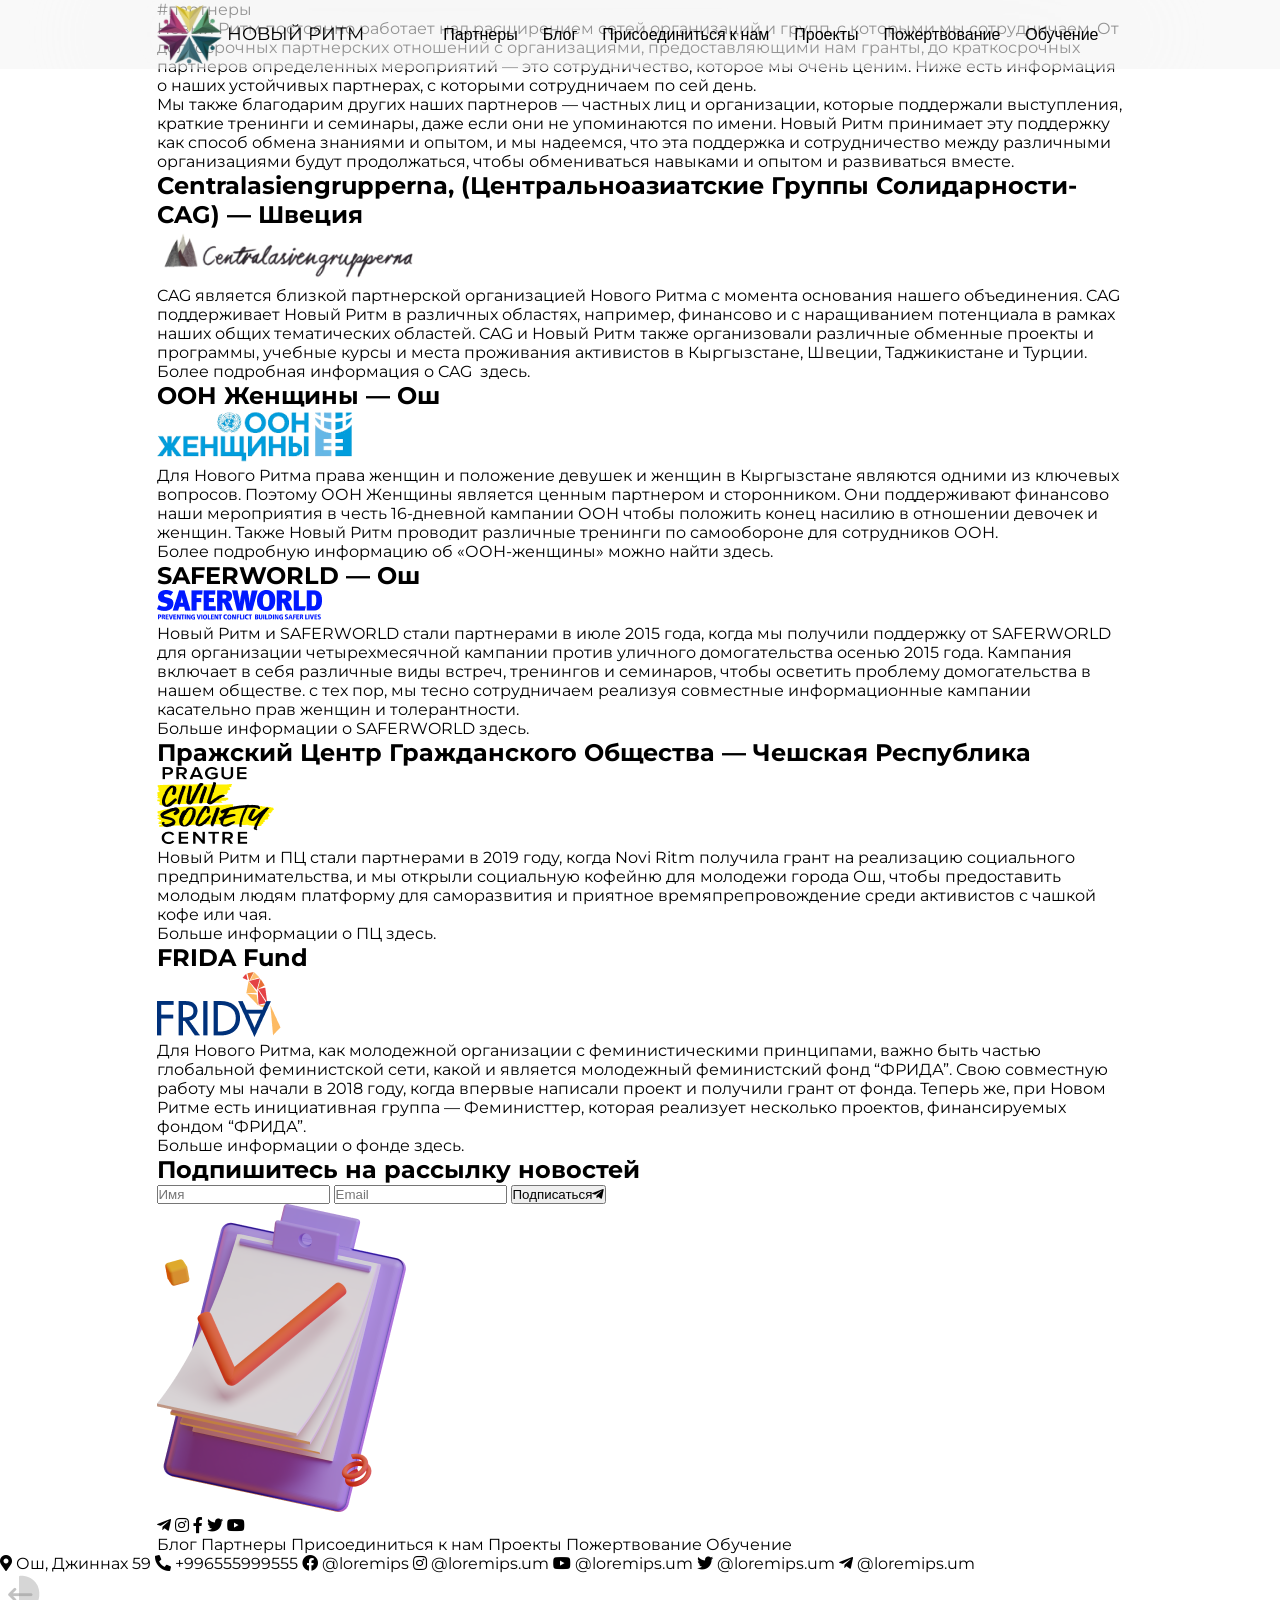
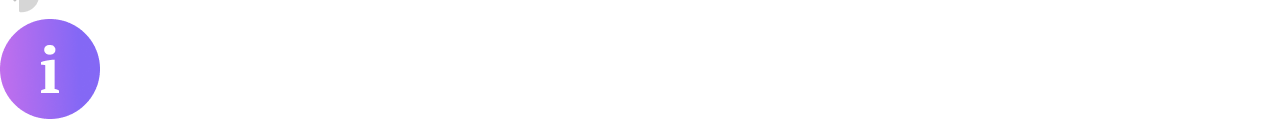
<file: partners.html>
<!DOCTYPE html>
<html lang="ru">

<head>
  <meta charset="UTF-8">
  <meta http-equiv="X-UA-Compatible" content="IE=edge">
  <meta name="viewport" content="width=device-width, initial-scale=1.0">
  <title>Новый ритм</title>
  <link rel="stylesheet" href="https://pro.fontawesome.com/releases/v5.10.0/css/all.css"
    integrity="sha384-AYmEC3Yw5cVb3ZcuHtOA93w35dYTsvhLPVnYs9eStHfGJvOvKxVfELGroGkvsg+p" crossorigin="anonymous" />
  <link rel="stylesheet" href="./css/styles.min.css">
  <link rel="stylesheet" href="./css/reset.min.css">
</head>

<body>
  <header>
    <div class="container navbar">
        <a href="index.html" class="logo"><img src="./img/logo.png" alt="logo"><span> Новый ритм</span></a>
        <div class="navbar_menu">
            <a href="partners.html" class="navbar_menu__item">Партнеры</a>
            <a href="blog.html" class="navbar_menu__item">Блог</a>
            <a href="join.html" class="navbar_menu__item">Присоединиться к нам</a>
            <a href="projects.html" class="navbar_menu__item">Проекты</a>
            <a href="donation.html" class="navbar_menu__item">Пожертвование</a>
            <a href="education.html" class="navbar_menu__item">Обучение</a>
        </div>
        <div class="navbar_support">
            <a href="#" class="navbar_support__item"><i class="fab fa-telegram-plane"></i></a>
            <a href="#" class="navbar_support__item"><i class="fab fa-instagram"></i></a>
            <a href="#" class="navbar_support__item"><i class="fab fa-facebook-f"></i></a>
            <a href="#" class="navbar_support__item"><i class="fab fa-twitter"></i></a>
            <a href="#" class="navbar_support__item"><i class="fab fa-youtube"></i></a>
        </div>
        <div class="burger_menu"><img src="./img/icons/burger.png" class="img-fluid"></div>
    </div>

</header>
  <div class="cls"></div>
  <div class="partner">
    <div class="container">
      <div class="rect">#партнеры</div>
    </div>
  </div>
  <div class="partner_content">
    <div class="container">
      <p>Новый Ритм постоянно работает над расширением сетей организаций и групп, с которыми мы сотрудничаем. От
        долгосрочных партнерских отношений с организациями, предоставляющими нам гранты, до краткосрочных партнеров
        определенных мероприятий — это сотрудничество, которое мы очень ценим. Ниже есть информация о наших устойчивых
        партнерах, с которыми сотрудничаем по сей день.
      </p>
      <p>
        Мы также благодарим других наших партнеров — частных лиц и организации, которые поддержали выступления, краткие
        тренинги и семинары, даже если они не упоминаются по имени. Новый Ритм принимает эту поддержку как способ обмена
        знаниями и опытом, и мы надеемся, что эта поддержка и сотрудничество между различными организациями будут
        продолжаться, чтобы обмениваться навыками и опытом и развиваться вместе.</p>
      <div class="df_partner">
        <h2>Centralasiengrupperna, (Центральноазиатские Группы
          Солидарности- CAG) — Швеция</h2><img src="./img/CAG_logo_transparent-hor5 1.png" alt="">
      </div>
      <p>CAG является близкой партнерской организацией Нового Ритма с момента основания нашего объединения. CAG
        поддерживает Новый Ритм в различных областях, например, финансово и с наращиванием потенциала в рамках наших
        общих тематических областей. CAG и Новый Ритм также организовали различные обменные проекты и программы, учебные
        курсы и места проживания активистов в Кыргызстане, Швеции, Таджикистане и Турции.</p>
      <span>Более подробная информация о CAG &nbsp;<a href="#" class="link_to_pro">здесь.</a></span>
      <div class="df_partner">
        <h2>ООН Женщины — Ош</h2><img src="./img/Без_названия__7_-removebg-preview 1.png" alt="">
      </div>
      <p>Для Нового Ритма права женщин и положение девушек и женщин в Кыргызстане являются одними из ключевых вопросов.
        Поэтому ООН Женщины является ценным партнером и сторонником. Они поддерживают финансово наши мероприятия в честь
        16-дневной кампании ООН чтобы положить конец насилию в отношении девочек и женщин. Также Новый Ритм проводит
        различные тренинги по самообороне для сотрудников ООН. </p>
      <span>Более подробную информацию об «ООН-женщины» можно найти&nbsp;<a href="#"
          class="link_to_pro">здесь.</a></span>

      <div class="df_partner">
        <h2>SAFERWORLD — Ош</h2><img src="./img/Group 1.png" alt="">
      </div>
      <p>
        Новый Ритм и SAFERWORLD стали партнерами в июле 2015 года, когда мы получили поддержку от SAFERWORLD для организации четырехмесячной кампании против уличного домогательства осенью 2015 года. Кампания включает в себя различные виды встреч, тренингов и семинаров, чтобы осветить проблему домогательства в нашем обществе. с тех пор, мы тесно сотрудничаем реализуя совместные информационные кампании касательно прав женщин и толерантности. 
      </p>
      <span>Больше информации о SAFERWORLD&nbsp;<a href="#" class="link_to_pro">здесь.</a></span>

      <div class="df_partner">
        <h2>Пражский Центр Гражданского
          Общества — Чешская Республика</h2><img src="./img/Group 2.png" alt="">
      </div>
      <p>
        Новый Ритм и ПЦ стали партнерами в 2019 году, когда Novi Ritm получила грант на реализацию социального предпринимательства, и мы открыли социальную кофейню для молодежи города Ош, чтобы предоставить молодым людям платформу для саморазвития и приятное времяпрепровождение среди активистов с чашкой кофе или чая.
      </p>
      <span>Больше информации о ПЦ&nbsp;<a href="#" class="link_to_pro">здесь.</a></span>

      <div class="df_partner">
        <h2>FRIDA Fund</h2><img src="./img/Group 3.png" alt="">
      </div>
      <p>
        Для Нового Ритма, как молодежной организации с феминистическими принципами, важно быть частью глобальной феминистской сети, какой и является молодежный феминистский фонд “ФРИДА”. Свою совместную работу мы начали в 2018 году, когда впервые написали проект и получили грант от фонда. Теперь же, при Новом Ритме есть инициативная группа — Феминисттер, которая реализует несколько проектов, финансируемых фондом “ФРИДА”. 
      </p>
      <span>Больше информации о фонде&nbsp;<a href="#" class="link_to_pro">здесь.</a></span>
    </div>

  </div>


  <section class="subs">
    <div class="container sub">
      <div>
        <h1>Подпишитесь на рассылку новостей</h1>
        <form action="#" method="post">
          <input type="text" placeholder="Имя" />
          <input type="email" placeholder="Email" />
          <button type="submit">Подписаться<i class="fab fa-telegram-plane"></i></button>
        </form>
      </div>
      <img src="./img/Saly-26.png" alt="">
    </div>
  </section>



  <footer>
    <div class="container footer">
      <div class="footer_support">
        <a href="#" class="footer_support__item"><i class="fab fa-telegram-plane"></i></a>
        <a href="#" class="footer_support__item"><i class="fab fa-instagram"></i></a>
        <a href="#" class="footer_support__item"><i class="fab fa-facebook-f"></i></a>
        <a href="#" class="footer_support__item"><i class="fab fa-twitter"></i></a>
        <a href="#" class="footer_support__item"><i class="fab fa-youtube"></i></a>
      </div>
      <div class="footer_menu">
        <a href="blog.html" class="footer_menu__item">Блог</a>
        <a href="partners.html" class="footer_menu__item">Партнеры</a>
        <a href="join.html" class="footer_menu__item">Присоединиться к нам</a>
        <a href="projects.html" class="footer_menu__item">Проекты</a>
        <a href="donation.html" class="footer_menu__item">Пожертвование</a>
        <a href="education.html" class="footer_menu__item">Обучение</a>
      </div>
    </div>
  </footer>

  <div class="btn_info_fixed">
    <div class="btn_info__content">
      <a href="#"><i class="fas fa-map-marker-alt"></i>&nbsp;Ош, Джиннах 59 </a>
      <a href="#"><i class="fas fa-phone-alt"></i>&nbsp;+996555999555</a>
      <a href="#"><i class="fab fa-facebook"></i>&nbsp;@loremips</a>
      <a href="#"><i class="fab fa-instagram"></i>&nbsp;@loremips.um </a>
      <a href="#"> <i class="fab fa-youtube"></i>&nbsp;@loremips.um </a>
      <a href="#"> <i class="fab fa-twitter"></i>&nbsp;@loremips.um </a>
      <a href="#"> <i class="fab fa-telegram-plane"></i>&nbsp;@loremips.um </a>

      <div class="fix"><img src="./img/icons/ex.png" alt="" class="btn_info_exit"></div>
    </div>
    <img src="./img/icons/btn-info.png" alt="" class="btn_info">
  </div>
  <script src="./js/index.js"></script>
</body>

</html>
</file>
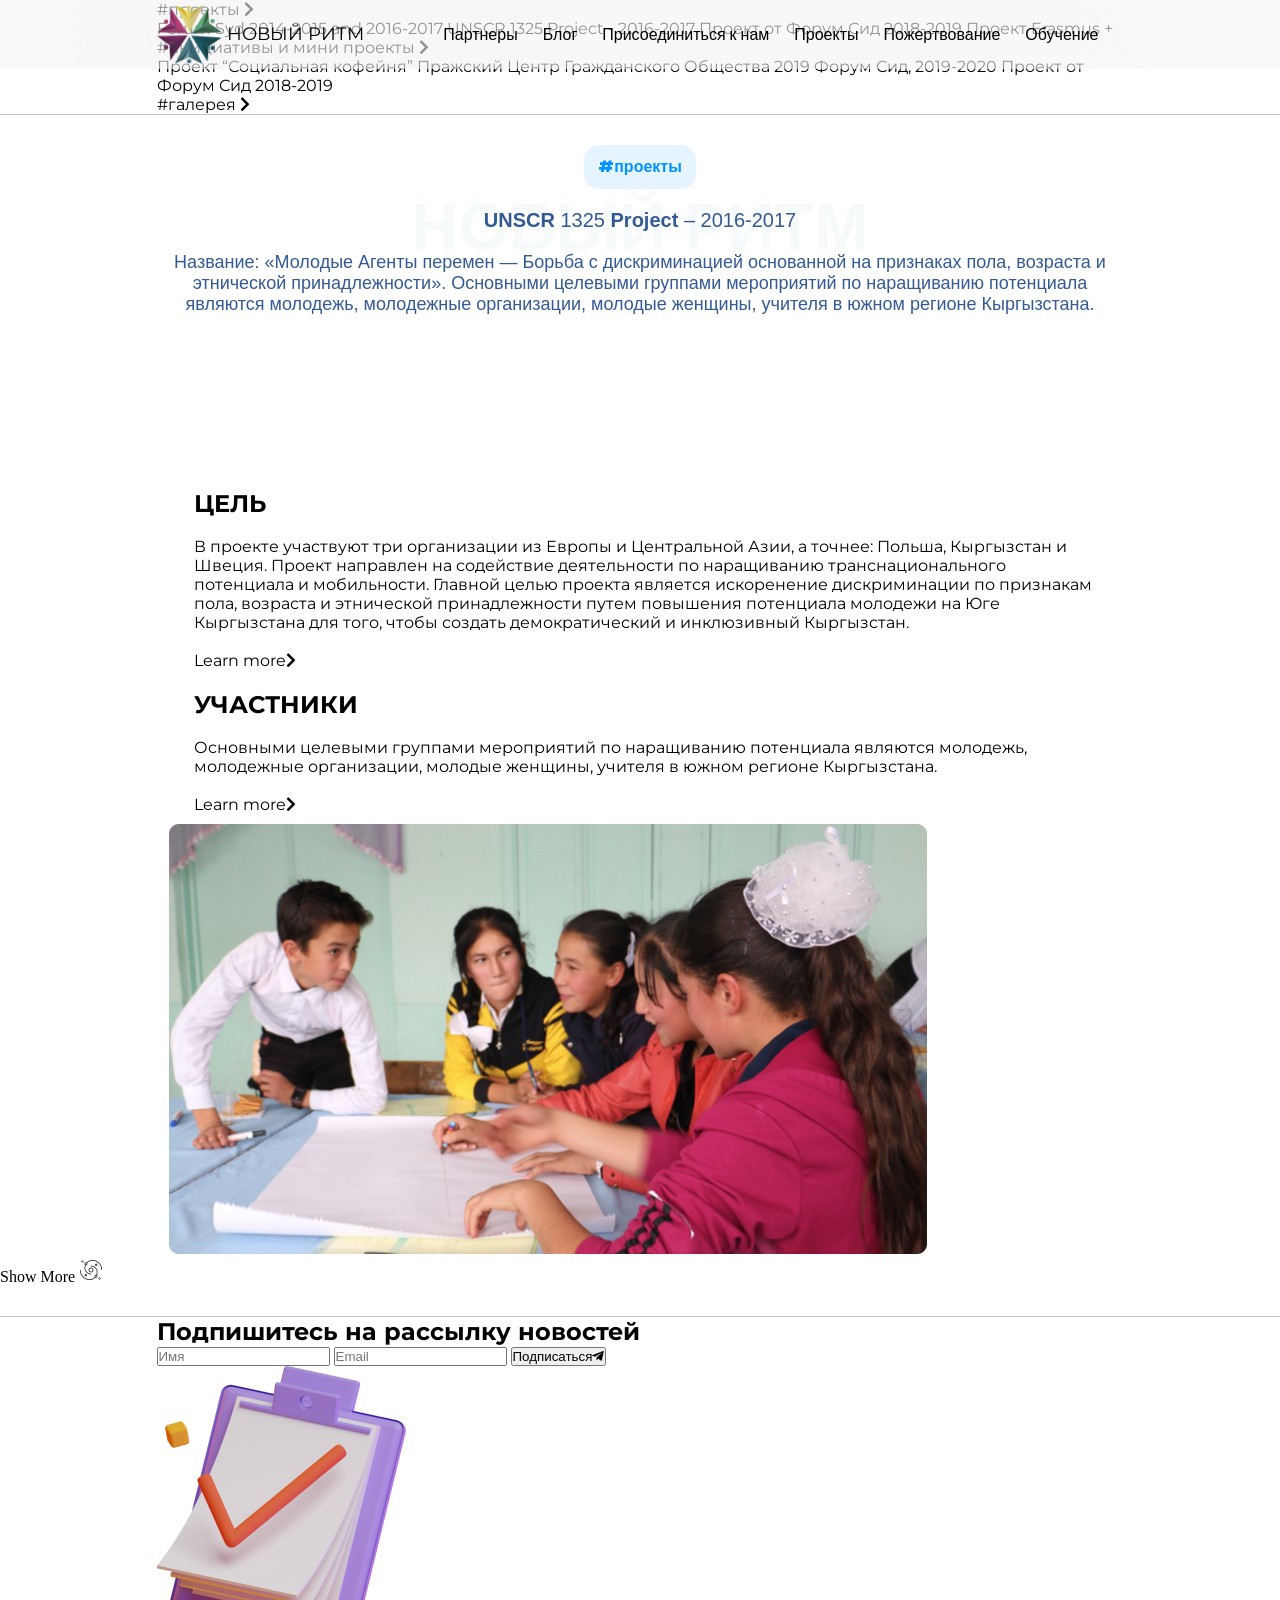
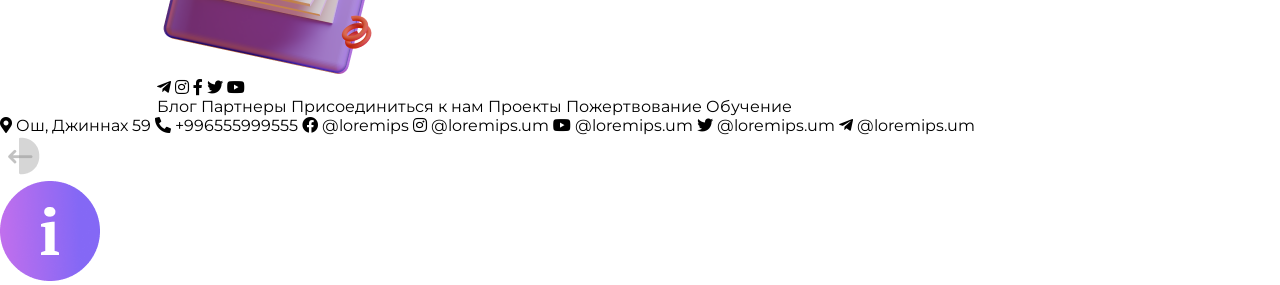
<file: projects.html>
<!DOCTYPE html>
<html lang="ru">

<head>
    <meta charset="UTF-8">
    <meta http-equiv="X-UA-Compatible" content="IE=edge">
    <meta name="viewport" content="width=device-width, initial-scale=1.0">
    <title>Новый ритм</title>
    <link rel="stylesheet" href="https://pro.fontawesome.com/releases/v5.10.0/css/all.css"
        integrity="sha384-AYmEC3Yw5cVb3ZcuHtOA93w35dYTsvhLPVnYs9eStHfGJvOvKxVfELGroGkvsg+p" crossorigin="anonymous" />
    <link rel="stylesheet" href="./css/styles.min.css">
    <link rel="stylesheet" href="./css/reset.min.css">
</head>

<body>
    <header>
        <div class="container navbar">
            <a href="index.html" class="logo"><img src="./img/logo.png" alt="logo"><span> Новый ритм</span></a>
            <div class="navbar_menu">
                <a href="partners.html" class="navbar_menu__item">Партнеры</a>
                <a href="blog.html" class="navbar_menu__item">Блог</a>
                <a href="join.html" class="navbar_menu__item">Присоединиться к нам</a>
                <a href="projects.html" class="navbar_menu__item">Проекты</a>
                <a href="donation.html" class="navbar_menu__item">Пожертвование</a>
                <a href="education.html" class="navbar_menu__item">Обучение</a>
            </div>
            <div class="navbar_support">
                <a href="#" class="navbar_support__item"><i class="fab fa-telegram-plane"></i></a>
                <a href="#" class="navbar_support__item"><i class="fab fa-instagram"></i></a>
                <a href="#" class="navbar_support__item"><i class="fab fa-facebook-f"></i></a>
                <a href="#" class="navbar_support__item"><i class="fab fa-twitter"></i></a>
                <a href="#" class="navbar_support__item"><i class="fab fa-youtube"></i></a>
            </div>
            <div class="burger_menu"><img src="./img/icons/burger.png" class="img-fluid"></div>
        </div>

    </header>
    <div class="cls"></div>
    <div class="container project_head">
        <div class=" projects_menu">
            <div class="projects_menu__item">
                <a class="projects_menu__item__btn">#проекты <i class="fas fa-chevron-right"></i></a>
                <div class="projects_menu__item__content">
                    <a href="#">Forum Syd 2014-2015 and 2016-2017</a>
                    <a href="#">UNSCR 1325 Project - 2016-2017</a>
                    <a href="#">Проект от Форум Сид 2018-2019</a>
                    <a href="#">Проект Erasmus +</a>
                </div>
            </div>
            <div class="projects_menu__item">
                <a class="projects_menu__item__btn">#инициативы и мини проекты <i class="fas fa-chevron-right"></i>
                </a>
                <div class="projects_menu__item__content">
                    <a href="#">Проект “Социальная кофейня” Пражский Центр Гражданского Общества 2019 </a>
                    <a href="#">Форум Сид, 2019-2020</a>
                    <a href="#">Проект от Форум Сид 2018-2019</a>
                </div>
            </div>
            <div class="projects_menu__item">
                <a href="gallery.html" class="projects_menu__item__btn">#галерея <i
                        class="fas fa-chevron-right"></i></a>
            </div>
        </div>

    </div>


    <section class="projects">
        <span class="block_head">#проекты</span>
        <h1 class="head_text">НОВЫЙ РИТМ</h1>
        <div class="container">
            <div class="description">
                <p><b>UNSCR</b> 1325 <b>Project</b> – 2016-2017</p>
                <p>Название: «Молодые Агенты перемен — Борьба с дискриминацией основанной на признаках пола, возраста и
                    этнической принадлежности». Основными целевыми группами мероприятий по наращиванию потенциала
                    являются молодежь, молодежные организации, молодые женщины, учителя в южном регионе Кыргызстана.</p>
            </div>
            <div class="container pro_blocks">
                <div class="pro_blocks__left">
                    <iframe src="https://www.youtube.com/embed/TVZwrLcwpVo" frameborder="0" allowfullscreen
                        class="video_to_pro"></iframe>
                </div>
                <div class="pro_blocks__right">
                    <div class="pro_text">
                        <h1>ЦЕЛЬ</h1><br>
                        <p>В проекте участвуют три организации из Европы и Центральной Азии, а точнее: Польша,
                            Кыргызстан и Швеция.
                            Проект направлен на содействие деятельности по наращиванию транснационального потенциала и
                            мобильности. Главной целью проекта является искоренение дискриминации по признакам пола,
                            возраста и этнической принадлежности путем повышения потенциала молодежи на Юге Кыргызстана
                            для того, чтобы создать демократический и инклюзивный Кыргызстан.
                        </p><br>
                        <a href="#" class="link_to_pro">Learn more<i class="fas fa-chevron-right"></i></a>
                    </div>
                </div>
            </div>
            <div class="container pro_blocks">
                <div class="pro_blocks__left">
                    <div class="pro_text">
                        <h1>УЧАСТНИКИ</h1><br>
                        <p>Основными целевыми группами мероприятий по наращиванию потенциала являются молодежь,
                            молодежные организации, молодые женщины, учителя в южном регионе Кыргызстана.</p><br>
                        <a href="#" class="link_to_pro">Learn more<i class="fas fa-chevron-right"></i></a>
                    </div>

                </div>
                <div class="pro_blocks__right">
                    <img src="./img/blocks/18.04 1.jpg" alt="">
                </div>
            </div>
        </div>
        <a href="#" class="more">Show More <img src="./img/icons/galaxy.png" alt=""></a>
    </section>


    <section class="subs">
        <div class="container sub">
            <div>
                <h1>Подпишитесь на рассылку новостей</h1>
                <form action="#" method="post">
                    <input type="text" placeholder="Имя" />
                    <input type="email" placeholder="Email" />
                    <button type="submit">Подписаться<i class="fab fa-telegram-plane"></i></button>
                </form>
            </div>
            <img src="./img/Saly-26.png" alt="">
        </div>
    </section>



    <footer>
        <div class="container footer">
            <div class="footer_support">
                <a href="#" class="footer_support__item"><i class="fab fa-telegram-plane"></i></a>
                <a href="#" class="footer_support__item"><i class="fab fa-instagram"></i></a>
                <a href="#" class="footer_support__item"><i class="fab fa-facebook-f"></i></a>
                <a href="#" class="footer_support__item"><i class="fab fa-twitter"></i></a>
                <a href="#" class="footer_support__item"><i class="fab fa-youtube"></i></a>
            </div>
            <div class="footer_menu">
                <a href="blog.html" class="footer_menu__item">Блог</a>
                <a href="partners.html" class="footer_menu__item">Партнеры</a>
                <a href="join.html" class="footer_menu__item">Присоединиться к нам</a>
                <a href="projects.html" class="footer_menu__item">Проекты</a>
                <a href="donation.html" class="footer_menu__item">Пожертвование</a>
                <a href="education.html" class="footer_menu__item">Обучение</a>
            </div>
        </div>
    </footer>

    <div class="btn_info_fixed">
        <div class="btn_info__content">
            <a href="#"><i class="fas fa-map-marker-alt"></i>&nbsp;Ош, Джиннах 59 </a>
            <a href="#"><i class="fas fa-phone-alt"></i>&nbsp;+996555999555</a>
            <a href="#"><i class="fab fa-facebook"></i>&nbsp;@loremips</a>
            <a href="#"><i class="fab fa-instagram"></i>&nbsp;@loremips.um </a>
            <a href="#"> <i class="fab fa-youtube"></i>&nbsp;@loremips.um </a>
            <a href="#"> <i class="fab fa-twitter"></i>&nbsp;@loremips.um </a>
            <a href="#"> <i class="fab fa-telegram-plane"></i>&nbsp;@loremips.um </a>

            <div class="fix"><img src="./img/icons/ex.png" alt="" class="btn_info_exit"></div>
        </div>
        <img src="./img/icons/btn-info.png" alt="" class="btn_info">
    </div>
    <script src="./js/index.js"></script>
</body>

</html>
</file>
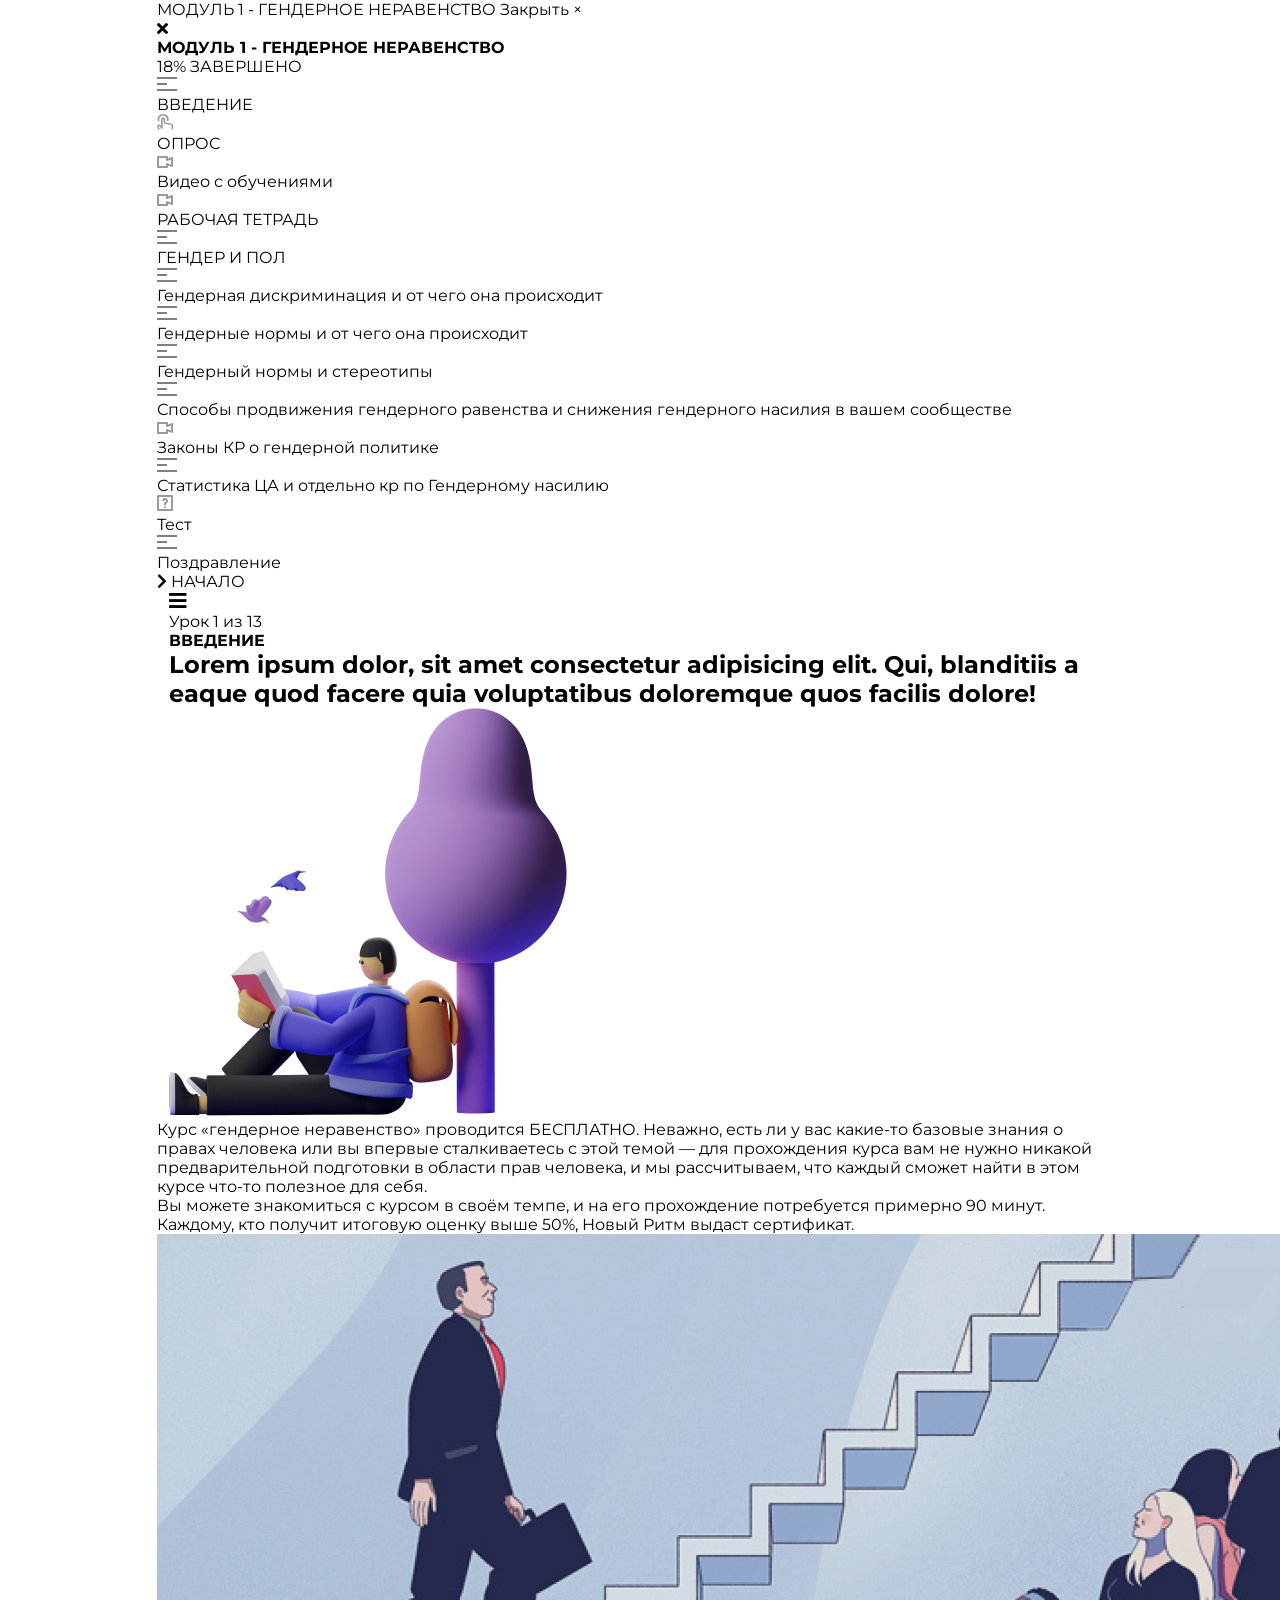
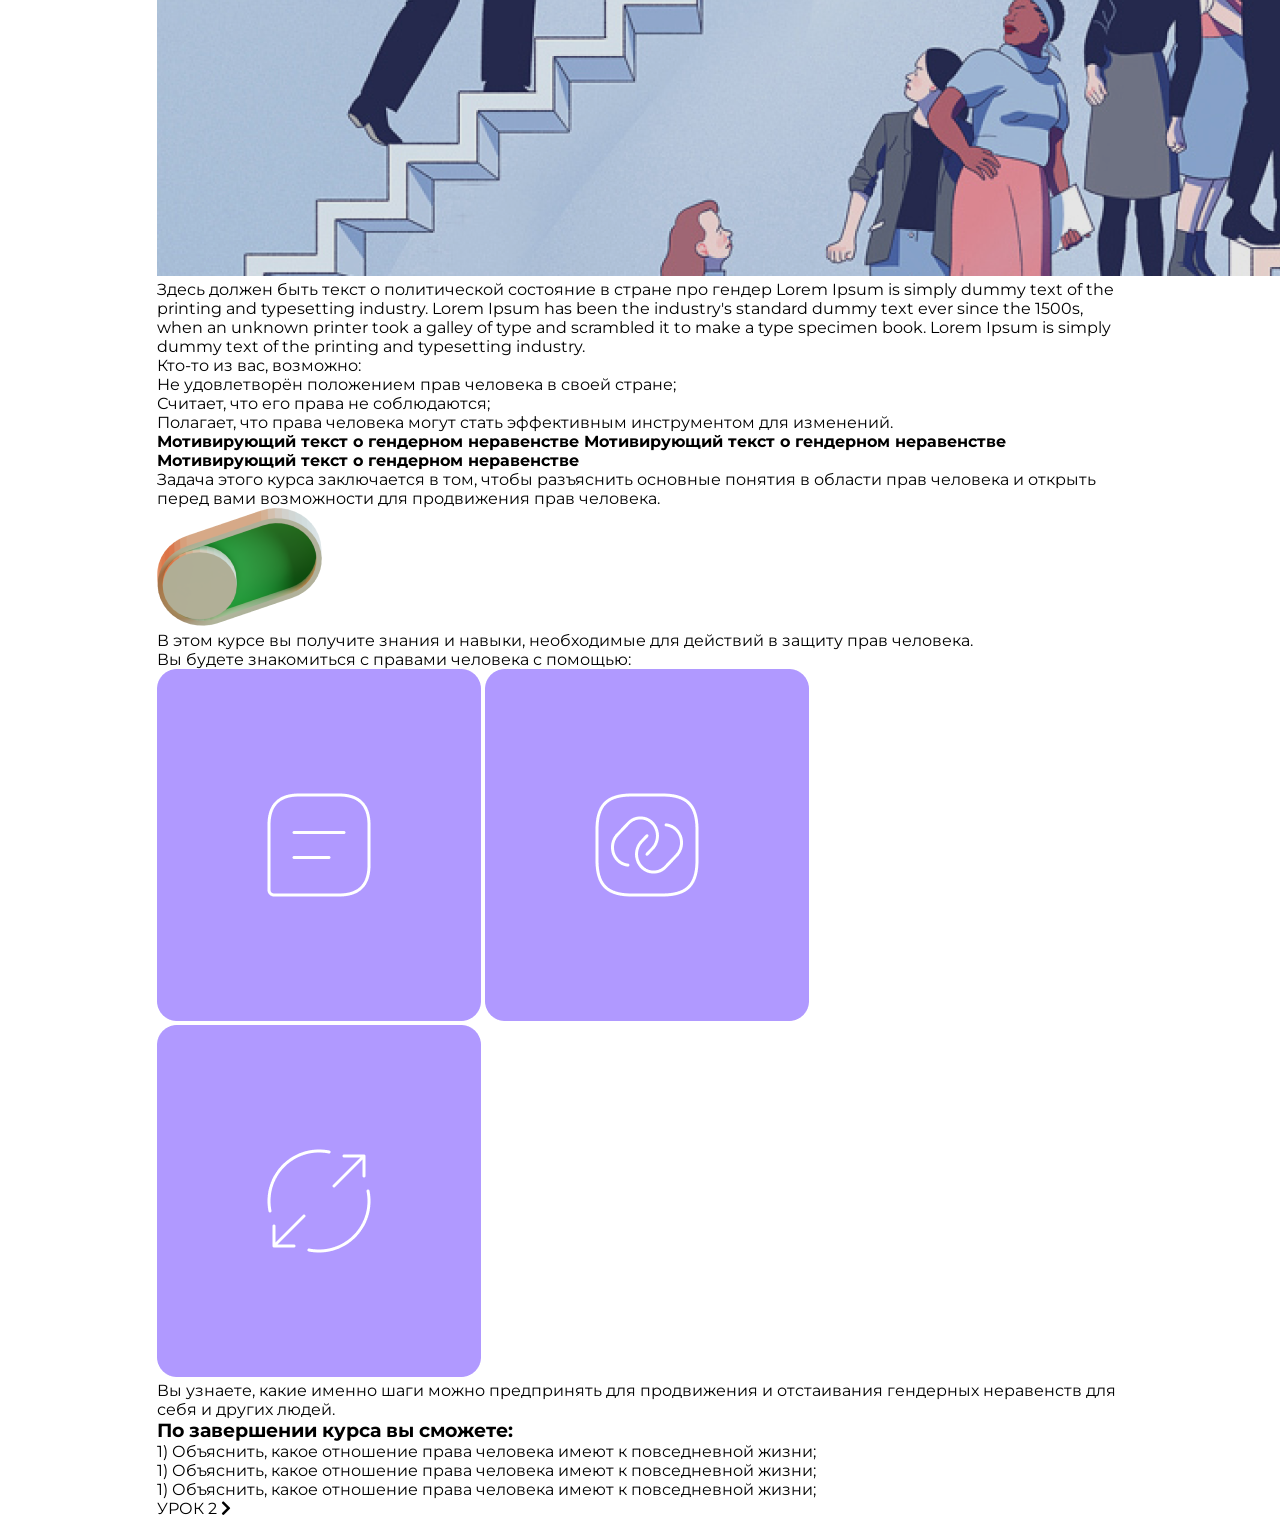
<file: platforma/introduction.html>
<!DOCTYPE html>
<html lang="ru">

<head>
  <meta charset="UTF-8">
  <meta http-equiv="X-UA-Compatible" content="IE=edge">
  <meta name="viewport" content="width=device-width, initial-scale=1.0">
  <title>Новый ритм</title>
  <link rel="stylesheet" href="https://pro.fontawesome.com/releases/v5.10.0/css/all.css"
    integrity="sha384-AYmEC3Yw5cVb3ZcuHtOA93w35dYTsvhLPVnYs9eStHfGJvOvKxVfELGroGkvsg+p" crossorigin="anonymous" />
  <link rel="stylesheet" href="../css/styles.min.css">
  <link rel="stylesheet" href="../css/reset.min.css">
</head>

<body>

  <div class="header_platform">
    <div class="container">
      <span>МОДУЛЬ 1 - ГЕНДЕРНОЕ НЕРАВЕНСТВО</span>
      <a href="../index.html" class="close_platform">Закрыть <span>&times;</span></a>
    </div>
  </div>

  <div class="container learn">
    <div class="sidebar">
      <div class="close-platform"><i class="fas fa-times"></i></div>
      <div class="sidebar_head">
        <div class="module">
          <h4>МОДУЛЬ 1 - ГЕНДЕРНОЕ НЕРАВЕНСТВО</h4>
          <div class="progress">
            <div class="progress_line" style="width: 18%;"></div>
          </div>
          <p><span>18%</span> ЗАВЕРШЕНО</p>
        </div>
      </div>
      <div class="list_menu_platform">
        <a href="#" class="active">
          <img src="../img/icons/burger.png" alt="" class="img-icon">
          <p>ВВЕДЕНИЕ</p>
        </a>
        <a href="#">
          <img src="../img/icons/opros.png" alt="" class="img-icon">
          <p>ОПРОС</p>
        </a>
        <a href="#">
          <img src="../img/icons/video.png" alt="" class="img-icon">
          <p>Видео с обучениями</p>
        </a>
        <a href="#">
          <img src="../img/icons/video.png" alt="" class="img-icon">
          <p>РАБОЧАЯ ТЕТРАДЬ</p>
        </a>
        <a href="#">
          <img src="../img/icons/burger.png" alt="" class="img-icon">
          <p>ГЕНДЕР И ПОЛ</p>
        </a>
        <a href="#">
          <img src="../img/icons/burger.png" alt="" class="img-icon">
          <p> Гендерная дискриминация и от чего она
            происходит</p>
        </a>
        <a href="#">
          <img src="../img/icons/burger.png" alt="" class="img-icon">
          <p>Гендерные нормы и от чего она
            происходит</p>
        </a>
        <a href="#">
          <img src="../img/icons/burger.png" alt="" class="img-icon">
          <p>Гендерный нормы и стереотипы</p>
        </a>
        <a href="#">
          <img src="../img/icons/burger.png" alt="" class="img-icon">
          <p>Способы продвижения гендерного равенства
            и
            снижения гендерного насилия в вашем сообществе</p>
        </a>
        <a href="#">
          <img src="../img/icons/video.png" alt="" class="img-icon">
          <p>Законы КР о гендерной политике</p>
        </a>
        <a href="#">
          <img src="../img/icons/burger.png" alt="" class="img-icon">
          <p> Статистика ЦА и отдельно кр по
            Гендерному
            насилию</p>
        </a>
        <a href="#">
          <img src="../img/icons/test.png" alt="" class="img-icon">
          <p>Тест</p>
        </a>
        <a href="#">
          <img src="../img/icons/burger.png" alt="" class="img-icon">
          <p>Поздравление</p>
        </a>
      </div>
    </div>
    <div class="platform_content">
      <div class="to_block">
        <a href="#" class="title-and-icon">
          <i class="fas fa-chevron-right prev"></i>
          <span>НАЧАЛО</span>
        </a>
      </div>

      <div class="in-platform">
        <div class="container my-3">
          <div class="menu_platform"><i class="fas fa-bars" style="font-size: 20px;"></i></div>
          <div class="title_header__platform">
            <div><span>Урок 1 из 13</span><br />
              <h4> ВВЕДЕНИЕ</h4>
            </div>
          </div>
        </div>
  
        <div class="container">
          <div class="d-flex-jcsb">
            <h2>Lorem ipsum dolor, sit amet consectetur adipisicing elit. Qui, blanditiis a eaque quod facere quia
              voluptatibus doloremque quos facilis dolore!</h2>
            <img src="../img/Saly-16.png" class="img-small" alt="">
          </div>
        </div>
        <div class="hr my-3"></div>
  
        <div>
          <p class="t-area">
            Курс «гендерное неравенство» проводится БЕСПЛАТНО. Неважно, есть ли у вас какие-то базовые знания о правах
            человека или вы впервые сталкиваетесь с этой темой — для прохождения курса вам не нужно никакой
            предварительной
            подготовки в области прав человека, и мы рассчитываем, что каждый сможет найти в этом курсе что-то полезное
            для
            себя.
          </p>
          <p class="t-area">
            Вы можете знакомиться с курсом в своём темпе, и на его прохождение потребуется примерно 90 минут. Каждому, кто
            получит итоговую оценку выше 50%, Новый Ритм выдаст сертификат.
          </p>
  
          <img src="../img/intro.png" class="img-fluid my-3" alt="">
  
          <p class="t-area">Здесь должен быть текст о политической состояние в стране про гендер
            Lorem Ipsum is simply dummy text of the printing and typesetting industry. Lorem Ipsum has been the industry's
            standard dummy text ever since the 1500s, when an unknown printer took a galley of type and scrambled it to
            make a type specimen book.
            Lorem Ipsum is simply dummy text of the printing and typesetting industry. </p>
  
          <div class="my-3">
            <span class="bg-primary">Кто-то из вас, возможно:</span>
            <p class="t-area">Не удовлетворён положением прав человека в своей стране;</p>
            <p class="t-area">Считает, что его права не соблюдаются;</p>
            <p class="t-area">Полагает, что права человека могут стать эффективным инструментом для изменений.</p>
          </div>
          <div class="hr my-3"></div>
          <div class="d-flex-jcsb">
            <div>
              <h4>Мотивирующий текст о гендерном неравенстве Мотивирующий текст о гендерном неравенстве Мотивирующий текст
                о
                гендерном неравенстве</h4>
              <p class="t-area my-3">
                Задача этого курса заключается в том, чтобы разъяснить основные понятия в области прав человека и открыть
                перед вами возможности для продвижения прав человека.
              </p>
            </div>
            <img src="../img/doodle-3 1.png" class="img-small" alt="">
          </div>
          <div class="hr my-3"></div>
          <div>
            <p class="t-area">
              В этом курсе вы получите знания и навыки, необходимые для действий в защиту прав человека.
            </p>
            <p class="t-area">
              Вы будете знакомиться с правами человека с помощью:
            </p>
          </div>
          <div class="cards-e my-3">
            <a href="#"><img src="../img/mes.png" alt=""></a>
            <a href="#"><img src="../img/link.png" alt=""></a>
            <a href="#"><img src="../img/brs.png" alt=""></a>
          </div>
          <p class="t-area">Вы узнаете, какие именно шаги можно предпринять для продвижения и отстаивания гендерных
            неравенств для себя и других людей.</p>
        </div>
        <div class="hr my-3"></div>
        <ul>
          <li class="my-2"><h3>По завершении курса вы сможете:</h3></li>
          <li class="my-1">1) Объяснить, какое отношение права человека имеют к повседневной жизни;</li>
          <li class="my-1">1) Объяснить, какое отношение права человека имеют к повседневной жизни;</li>
          <li class="my-1">1) Объяснить, какое отношение права человека имеют к повседневной жизни;</li>
        </ul>
      </div>

      <div class="to_block">
        <a href="#" class="title-and-icon">
          <span>УРОК 2</span>
          <i class="fas fa-chevron-right next"></i>
        </a>
      </div>
    </div>
  </div>

  <script src="../js/platform.js"></script>
</body>

</html>
</file>
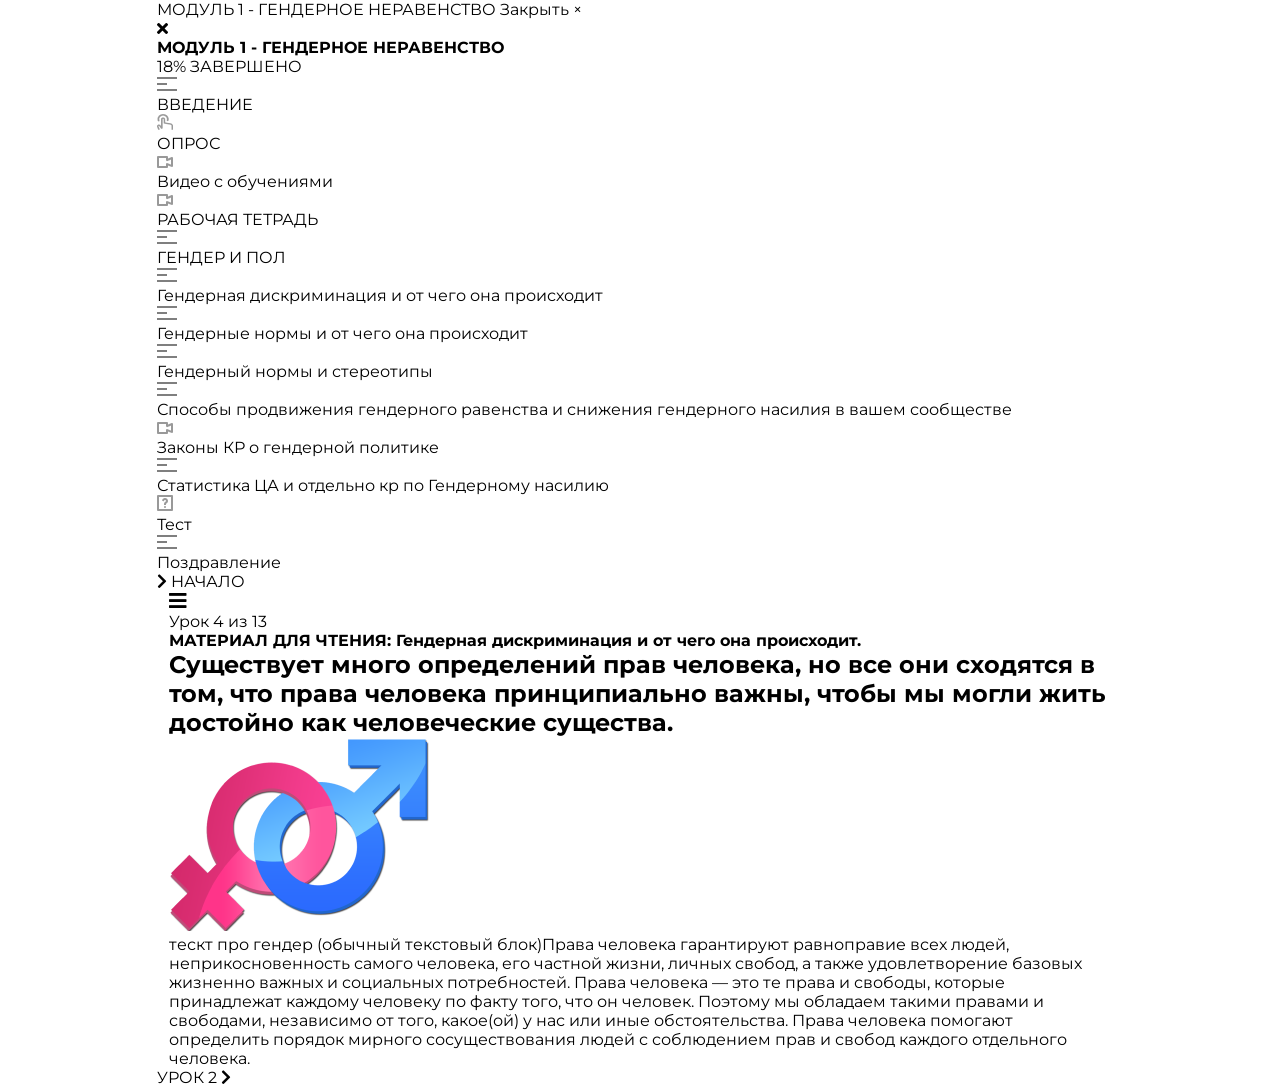
<file: platforma/mat-read.html>
<!DOCTYPE html>
<html lang="ru">

<head>
  <meta charset="UTF-8">
  <meta http-equiv="X-UA-Compatible" content="IE=edge">
  <meta name="viewport" content="width=device-width, initial-scale=1.0">
  <title>Новый ритм</title>
  <link rel="stylesheet" href="https://pro.fontawesome.com/releases/v5.10.0/css/all.css"
    integrity="sha384-AYmEC3Yw5cVb3ZcuHtOA93w35dYTsvhLPVnYs9eStHfGJvOvKxVfELGroGkvsg+p" crossorigin="anonymous" />
  <link rel="stylesheet" href="../css/styles.min.css">
  <link rel="stylesheet" href="../css/reset.min.css">
</head>

<body>

  <div class="header_platform">
    <div class="container">
      <span>МОДУЛЬ 1 - ГЕНДЕРНОЕ НЕРАВЕНСТВО</span>
      <a href="../index.html" class="close_platform">Закрыть <span>&times;</span></a>
    </div>
  </div>

  <div class="container learn">
    <div class="sidebar">
      <div class="close-platform"><i class="fas fa-times"></i></div>
      <div class="sidebar_head">
        <div class="module">
          <h4>МОДУЛЬ 1 - ГЕНДЕРНОЕ НЕРАВЕНСТВО</h4>
          <div class="progress">
            <div class="progress_line" style="width: 18%;"></div>
          </div>
          <p><span>18%</span> ЗАВЕРШЕНО</p>
        </div>
      </div>
      <div class="list_menu_platform">
        <a href="#" class="active">
          <img src="../img/icons/burger.png" alt="" class="img-icon">
          <p>ВВЕДЕНИЕ</p>
        </a>
        <a href="#">
          <img src="../img/icons/opros.png" alt="" class="img-icon">
          <p>ОПРОС</p>
        </a>
        <a href="#">
          <img src="../img/icons/video.png" alt="" class="img-icon">
          <p>Видео с обучениями</p>
        </a>
        <a href="#">
          <img src="../img/icons/video.png" alt="" class="img-icon">
          <p>РАБОЧАЯ ТЕТРАДЬ</p>
        </a>
        <a href="#">
          <img src="../img/icons/burger.png" alt="" class="img-icon">
          <p>ГЕНДЕР И ПОЛ</p>
        </a>
        <a href="#">
          <img src="../img/icons/burger.png" alt="" class="img-icon">
          <p> Гендерная дискриминация и от чего она
            происходит</p>
        </a>
        <a href="#">
          <img src="../img/icons/burger.png" alt="" class="img-icon">
          <p>Гендерные нормы и от чего она
            происходит</p>
        </a>
        <a href="#">
          <img src="../img/icons/burger.png" alt="" class="img-icon">
          <p>Гендерный нормы и стереотипы</p>
        </a>
        <a href="#">
          <img src="../img/icons/burger.png" alt="" class="img-icon">
          <p>Способы продвижения гендерного равенства
            и
            снижения гендерного насилия в вашем сообществе</p>
        </a>
        <a href="#">
          <img src="../img/icons/video.png" alt="" class="img-icon">
          <p>Законы КР о гендерной политике</p>
        </a>
        <a href="#">
          <img src="../img/icons/burger.png" alt="" class="img-icon">
          <p> Статистика ЦА и отдельно кр по
            Гендерному
            насилию</p>
        </a>
        <a href="#">
          <img src="../img/icons/test.png" alt="" class="img-icon">
          <p>Тест</p>
        </a>
        <a href="#">
          <img src="../img/icons/burger.png" alt="" class="img-icon">
          <p>Поздравление</p>
        </a>
      </div>
    </div>
    <div class="platform_content">
      <div class="to_block">
        <a href="#" class="title-and-icon">
          <i class="fas fa-chevron-right prev"></i>
          <span>НАЧАЛО</span>
        </a>
      </div>

      <div class="in-platform">
        <div class="container my-3">
          <div class="menu_platform"><i class="fas fa-bars" style="font-size: 20px;"></i></div>
          <div class="title_header__platform">
            <div><span>Урок 4 из 13</span><br />
              <h4> МАТЕРИАЛ ДЛЯ ЧТЕНИЯ: Гендерная дискриминация и от чего она происходит.</h4>
            </div>
          </div>
        </div>

        <div class="container">
          <div class="d-flex-jcsb">
            <div>
              <h2>Существует много определений прав человека, но все они сходятся в том, что права человека принципиально важны, чтобы мы могли жить достойно как человеческие существа.</h2>
            </div>
            <img src="../img/gender.png" class="img-small" alt="">
          </div>
          <p class="t-area">тескт про гендер (обычный текстовый блок)Права человека гарантируют равноправие всех людей, неприкосновенность самого человека, его частной жизни, личных свобод, а также удовлетворение базовых жизненно важных и социальных потребностей. Права человека — это те права и свободы, которые принадлежат каждому человеку по факту того, что он человек. Поэтому мы обладаем такими правами и свободами, независимо от того, какое(ой) у нас или иные обстоятельства. Права человека помогают определить порядок мирного сосуществования людей с соблюдением прав и свобод каждого отдельного человека.</p>
        </div>
        <div class="to_block">
          <a href="#" class="title-and-icon">
            <span>УРОК 2</span>
            <i class="fas fa-chevron-right next"></i>
          </a>
        </div>
      </div>
    </div>

    <script src="../js/platform.js"></script>
</body>

</html>
</file>
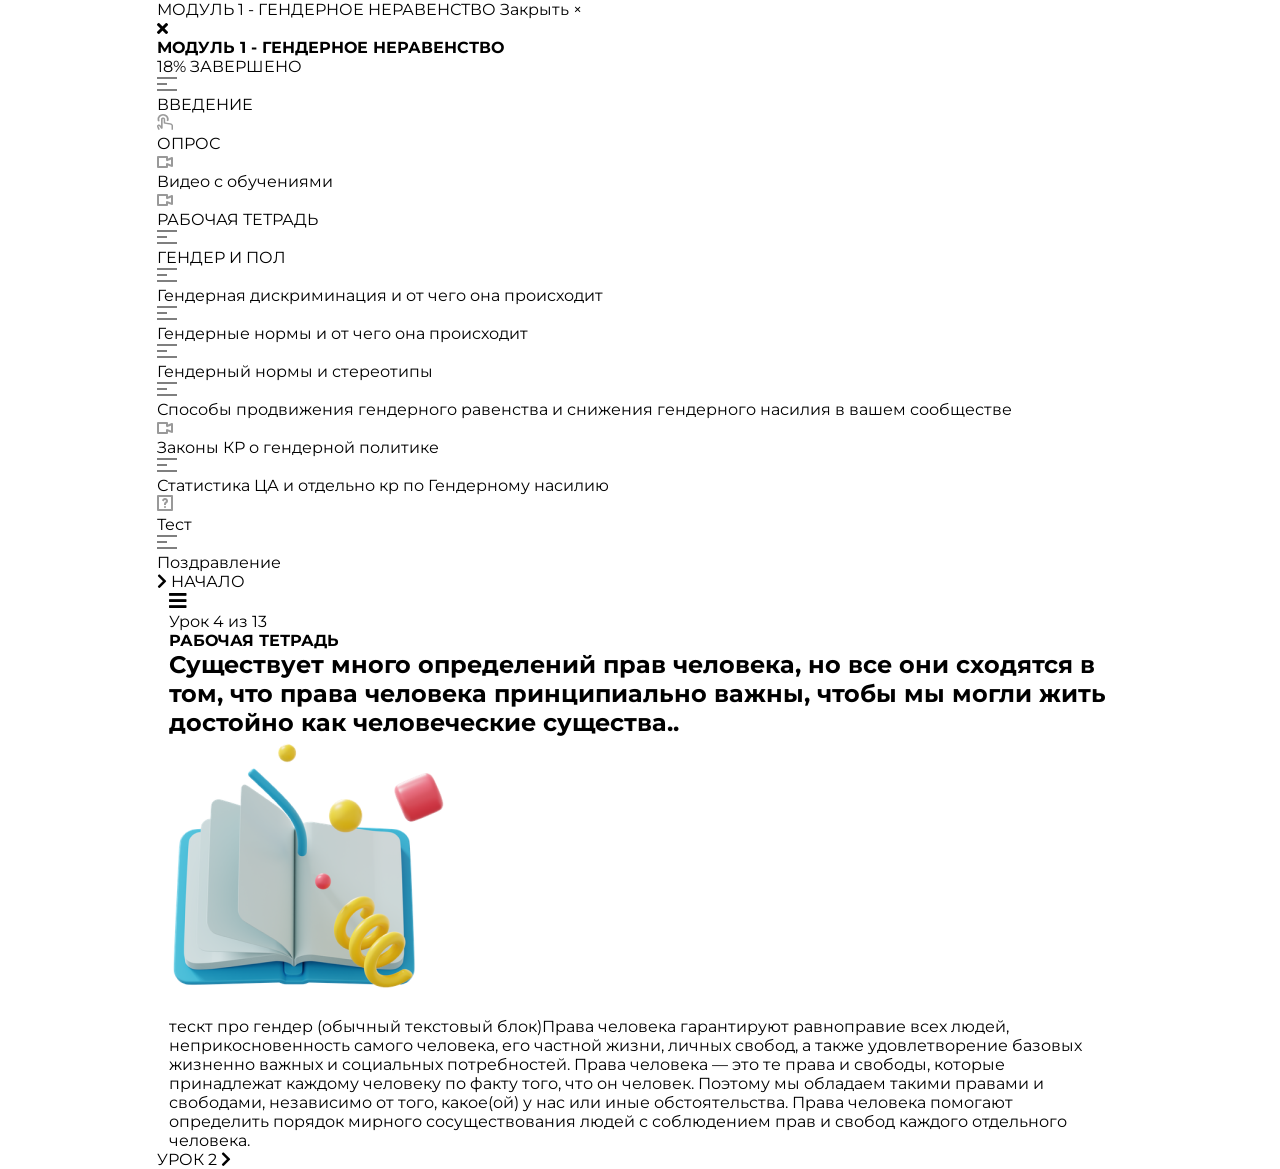
<file: platforma/material.html>
<!DOCTYPE html>
<html lang="ru">

<head>
  <meta charset="UTF-8">
  <meta http-equiv="X-UA-Compatible" content="IE=edge">
  <meta name="viewport" content="width=device-width, initial-scale=1.0">
  <title>Новый ритм</title>
  <link rel="stylesheet" href="https://pro.fontawesome.com/releases/v5.10.0/css/all.css"
    integrity="sha384-AYmEC3Yw5cVb3ZcuHtOA93w35dYTsvhLPVnYs9eStHfGJvOvKxVfELGroGkvsg+p" crossorigin="anonymous" />
  <link rel="stylesheet" href="../css/styles.min.css">
  <link rel="stylesheet" href="../css/reset.min.css">
</head>

<body>

  <div class="header_platform">
    <div class="container">
      <span>МОДУЛЬ 1 - ГЕНДЕРНОЕ НЕРАВЕНСТВО</span>
      <a href="../index.html" class="close_platform">Закрыть <span>&times;</span></a>
    </div>
  </div>

  <div class="container learn">
    <div class="sidebar">
      <div class="close-platform"><i class="fas fa-times"></i></div>
      <div class="sidebar_head">
        <div class="module">
          <h4>МОДУЛЬ 1 - ГЕНДЕРНОЕ НЕРАВЕНСТВО</h4>
          <div class="progress">
            <div class="progress_line" style="width: 18%;"></div>
          </div>
          <p><span>18%</span> ЗАВЕРШЕНО</p>
        </div>
      </div>
      <div class="list_menu_platform">
        <a href="#" class="active">
          <img src="../img/icons/burger.png" alt="" class="img-icon">
          <p>ВВЕДЕНИЕ</p>
        </a>
        <a href="#">
          <img src="../img/icons/opros.png" alt="" class="img-icon">
          <p>ОПРОС</p>
        </a>
        <a href="#">
          <img src="../img/icons/video.png" alt="" class="img-icon">
          <p>Видео с обучениями</p>
        </a>
        <a href="#">
          <img src="../img/icons/video.png" alt="" class="img-icon">
          <p>РАБОЧАЯ ТЕТРАДЬ</p>
        </a>
        <a href="#">
          <img src="../img/icons/burger.png" alt="" class="img-icon">
          <p>ГЕНДЕР И ПОЛ</p>
        </a>
        <a href="#">
          <img src="../img/icons/burger.png" alt="" class="img-icon">
          <p> Гендерная дискриминация и от чего она
            происходит</p>
        </a>
        <a href="#">
          <img src="../img/icons/burger.png" alt="" class="img-icon">
          <p>Гендерные нормы и от чего она
            происходит</p>
        </a>
        <a href="#">
          <img src="../img/icons/burger.png" alt="" class="img-icon">
          <p>Гендерный нормы и стереотипы</p>
        </a>
        <a href="#">
          <img src="../img/icons/burger.png" alt="" class="img-icon">
          <p>Способы продвижения гендерного равенства
            и
            снижения гендерного насилия в вашем сообществе</p>
        </a>
        <a href="#">
          <img src="../img/icons/video.png" alt="" class="img-icon">
          <p>Законы КР о гендерной политике</p>
        </a>
        <a href="#">
          <img src="../img/icons/burger.png" alt="" class="img-icon">
          <p> Статистика ЦА и отдельно кр по
            Гендерному
            насилию</p>
        </a>
        <a href="#">
          <img src="../img/icons/test.png" alt="" class="img-icon">
          <p>Тест</p>
        </a>
        <a href="#">
          <img src="../img/icons/burger.png" alt="" class="img-icon">
          <p>Поздравление</p>
        </a>
      </div>
    </div>
    <div class="platform_content">
      <div class="to_block">
        <a href="#" class="title-and-icon">
          <i class="fas fa-chevron-right prev"></i>
          <span>НАЧАЛО</span>
        </a>
      </div>

      <div class="in-platform">
        <div class="container my-3">
          <div class="menu_platform"><i class="fas fa-bars" style="font-size: 20px;"></i></div>
          <div class="title_header__platform">
            <div><span>Урок 4 из 13</span><br />
              <h4> РАБОЧАЯ ТЕТРАДЬ</h4>
            </div>
          </div>
        </div>

        <div class="container">
          <div class="d-flex-jcsb">
            <div>
              <h2>Существует много определений прав человека, но все они сходятся в том, что права человека
                принципиально важны, чтобы мы могли жить достойно как человеческие существа..</h2>
            </div>
            <img src="../img/book-mat.png" class="img-small" alt="">
          </div>
          <p class="t-area">тескт про гендер (обычный текстовый блок)Права человека гарантируют равноправие всех людей,
            неприкосновенность самого человека, его частной жизни, личных свобод, а также удовлетворение базовых
            жизненно важных и социальных потребностей. Права человека — это те права и свободы, которые принадлежат
            каждому человеку по факту того, что он человек. Поэтому мы обладаем такими правами и свободами, независимо
            от того, какое(ой) у нас или иные обстоятельства. Права человека помогают определить порядок мирного
            сосуществования людей с соблюдением прав и свобод каждого отдельного человека.</p>
        </div>
        <div class="to_block">
          <a href="#" class="title-and-icon">
            <span>УРОК 2</span>
            <i class="fas fa-chevron-right next"></i>
          </a>
        </div>
      </div>
    </div>

    <script src="../js/platform.js"></script>
</body>

</html>
</file>
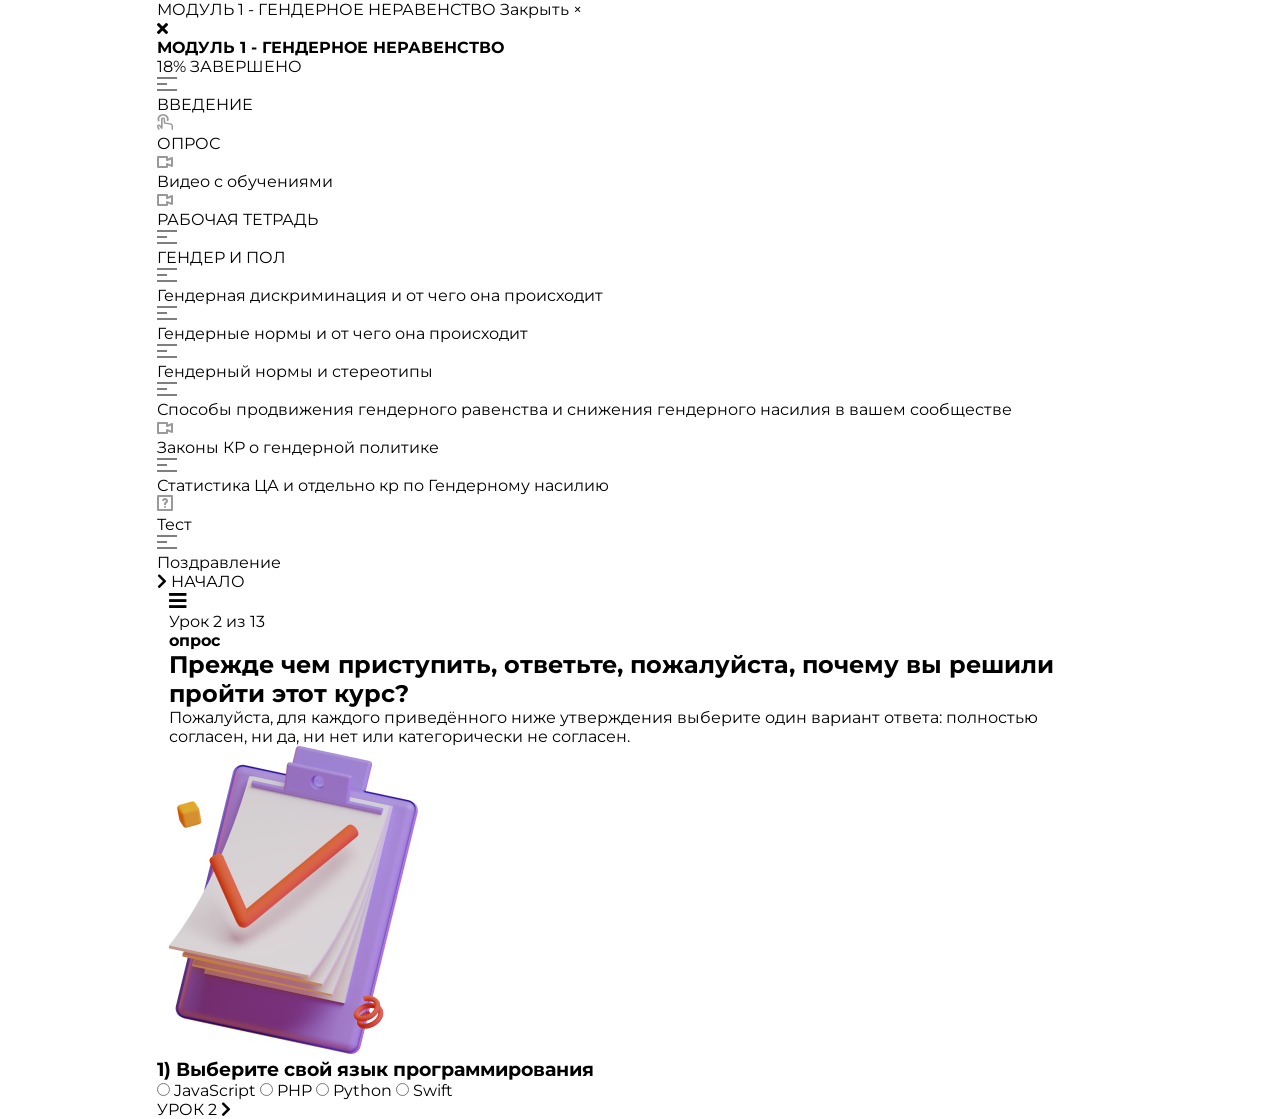
<file: platforma/opros.html>
<!DOCTYPE html>
<html lang="ru">

<head>
  <meta charset="UTF-8">
  <meta http-equiv="X-UA-Compatible" content="IE=edge">
  <meta name="viewport" content="width=device-width, initial-scale=1.0">
  <title>Новый ритм</title>
  <link rel="stylesheet" href="https://pro.fontawesome.com/releases/v5.10.0/css/all.css"
    integrity="sha384-AYmEC3Yw5cVb3ZcuHtOA93w35dYTsvhLPVnYs9eStHfGJvOvKxVfELGroGkvsg+p" crossorigin="anonymous" />
  <link rel="stylesheet" href="../css/styles.min.css">
  <link rel="stylesheet" href="../css/reset.min.css">
</head>

<body>

  <div class="header_platform">
    <div class="container">
      <span>МОДУЛЬ 1 - ГЕНДЕРНОЕ НЕРАВЕНСТВО</span>
      <a href="../index.html" class="close_platform">Закрыть <span>&times;</span></a>
    </div>
  </div>

  <div class="container learn">
    <div class="sidebar">
      <div class="close-platform"><i class="fas fa-times"></i></div>
      <div class="sidebar_head">
        <div class="module">
          <h4>МОДУЛЬ 1 - ГЕНДЕРНОЕ НЕРАВЕНСТВО</h4>
          <div class="progress">
            <div class="progress_line" style="width: 18%;"></div>
          </div>
          <p><span>18%</span> ЗАВЕРШЕНО</p>
        </div>
      </div>
      <div class="list_menu_platform">
        <a href="#" class="active">
          <img src="../img/icons/burger.png" alt="" class="img-icon">
          <p>ВВЕДЕНИЕ</p>
        </a>
        <a href="#">
          <img src="../img/icons/opros.png" alt="" class="img-icon">
          <p>ОПРОС</p>
        </a>
        <a href="#">
          <img src="../img/icons/video.png" alt="" class="img-icon">
          <p>Видео с обучениями</p>
        </a>
        <a href="#">
          <img src="../img/icons/video.png" alt="" class="img-icon">
          <p>РАБОЧАЯ ТЕТРАДЬ</p>
        </a>
        <a href="#">
          <img src="../img/icons/burger.png" alt="" class="img-icon">
          <p>ГЕНДЕР И ПОЛ</p>
        </a>
        <a href="#">
          <img src="../img/icons/burger.png" alt="" class="img-icon">
          <p> Гендерная дискриминация и от чего она
            происходит</p>
        </a>
        <a href="#">
          <img src="../img/icons/burger.png" alt="" class="img-icon">
          <p>Гендерные нормы и от чего она
            происходит</p>
        </a>
        <a href="#">
          <img src="../img/icons/burger.png" alt="" class="img-icon">
          <p>Гендерный нормы и стереотипы</p>
        </a>
        <a href="#">
          <img src="../img/icons/burger.png" alt="" class="img-icon">
          <p>Способы продвижения гендерного равенства
            и
            снижения гендерного насилия в вашем сообществе</p>
        </a>
        <a href="#">
          <img src="../img/icons/video.png" alt="" class="img-icon">
          <p>Законы КР о гендерной политике</p>
        </a>
        <a href="#">
          <img src="../img/icons/burger.png" alt="" class="img-icon">
          <p> Статистика ЦА и отдельно кр по
            Гендерному
            насилию</p>
        </a>
        <a href="#">
          <img src="../img/icons/test.png" alt="" class="img-icon">
          <p>Тест</p>
        </a>
        <a href="#">
          <img src="../img/icons/burger.png" alt="" class="img-icon">
          <p>Поздравление</p>
        </a>
      </div>
    </div>
    <div class="platform_content">
      <div class="to_block">
        <a href="#" class="title-and-icon">
          <i class="fas fa-chevron-right prev"></i>
          <span>НАЧАЛО</span>
        </a>
      </div>

      <div class="container my-3">
        <div class="menu_platform"><i class="fas fa-bars" style="font-size: 20px;"></i></div>
        <div class="title_header__platform">
          <div><span>Урок 2 из 13</span><br />
            <h4> опрос</h4>
          </div>
        </div>
      </div>

      <div class="container">
        <div class="d-flex-jcsb">
          <div>
            <h2>Прежде чем приступить, ответьте, пожалуйста, почему вы решили пройти этот курс?</h2>
            <p class="t-area">
              Пожалуйста, для каждого приведённого ниже утверждения выберите один вариант ответа: полностью согласен, ни да, ни нет или категорически не согласен.
            </p>
          </div>
          <img src="../img/Saly-26.png" class="img-small" alt="">
        </div>
      </div>
      <div class="hr my-3"></div>

      <div class="opros">
        <form>
          <h3 data-text="Choose Your Language">1) Выберите свой язык программирования</h3>
          <label data-text="JavaScript">
            <input type="radio" name="language" value="js"> JavaScript
          </label>
          <label>
            <input type="radio" name="language" value="php"> PHP
          </label>
          <label data-text="Python">
            <input type="radio" name="language" value="py"> Python
          </label>
          <label data-text="Swift">
            <input type="radio" name="language" value="swift"> Swift
          </label>
        </form>
      </div>


      <div class="to_block my-3">
        <a href="#" class="title-and-icon">
          <span>УРОК 2</span>
          <i class="fas fa-chevron-right next"></i>
        </a>
      </div>
    </div>
  </div>

  <script src="../js/platform.js"></script>
</body>

</html>
</file>
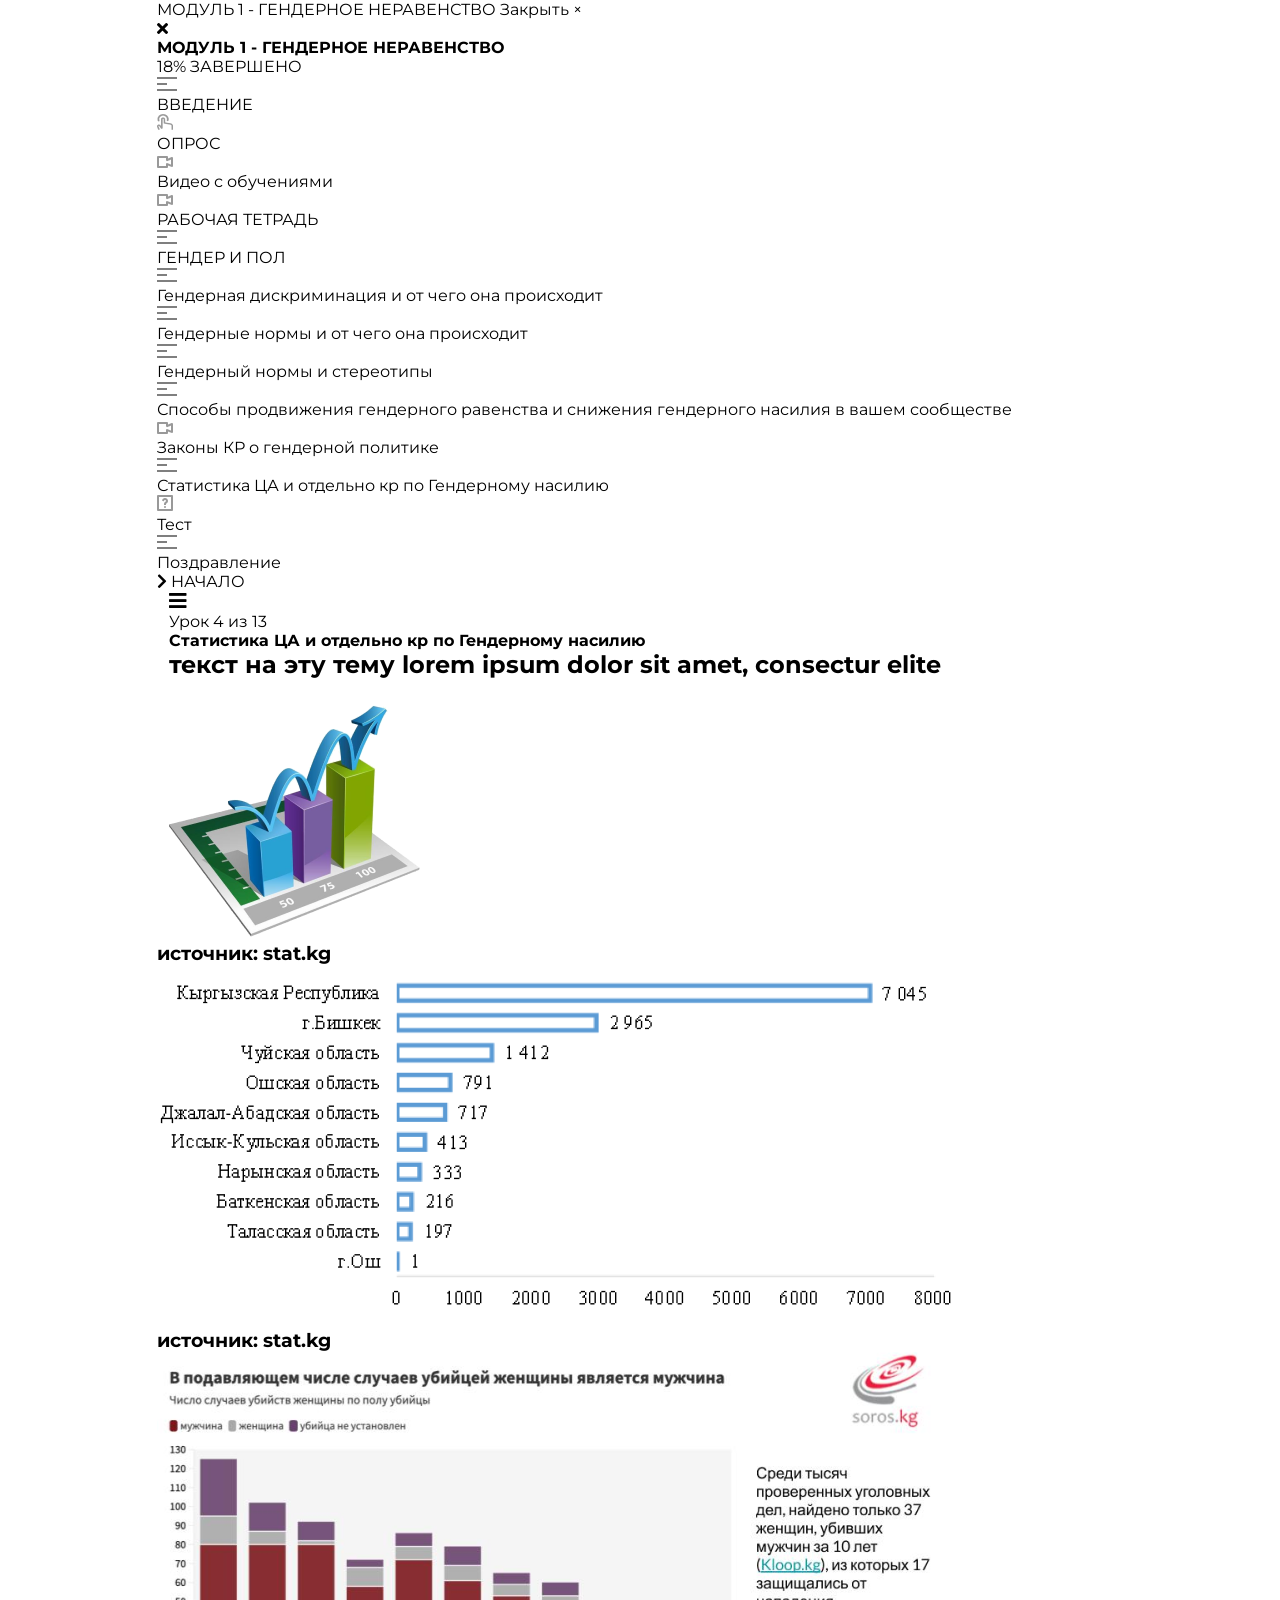
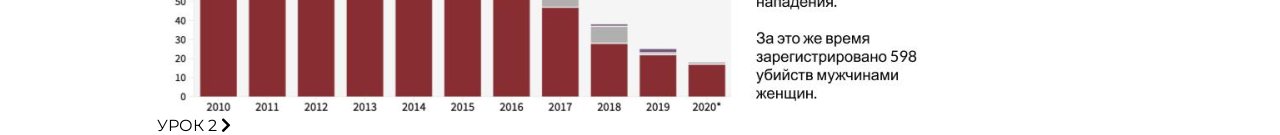
<file: platforma/stat.html>
<!DOCTYPE html>
<html lang="ru">

<head>
  <meta charset="UTF-8">
  <meta http-equiv="X-UA-Compatible" content="IE=edge">
  <meta name="viewport" content="width=device-width, initial-scale=1.0">
  <title>Новый ритм</title>
  <link rel="stylesheet" href="https://pro.fontawesome.com/releases/v5.10.0/css/all.css"
    integrity="sha384-AYmEC3Yw5cVb3ZcuHtOA93w35dYTsvhLPVnYs9eStHfGJvOvKxVfELGroGkvsg+p" crossorigin="anonymous" />
  <link rel="stylesheet" href="../css/styles.min.css">
  <link rel="stylesheet" href="../css/reset.min.css">
</head>

<body>

  <div class="header_platform">
    <div class="container">
      <span>МОДУЛЬ 1 - ГЕНДЕРНОЕ НЕРАВЕНСТВО</span>
      <a href="../index.html" class="close_platform">Закрыть <span>&times;</span></a>
    </div>
  </div>

  <div class="container learn">
    <div class="sidebar">
      <div class="close-platform"><i class="fas fa-times"></i></div>
      <div class="sidebar_head">
        <div class="module">
          <h4>МОДУЛЬ 1 - ГЕНДЕРНОЕ НЕРАВЕНСТВО</h4>
          <div class="progress">
            <div class="progress_line" style="width: 18%;"></div>
          </div>
          <p><span>18%</span> ЗАВЕРШЕНО</p>
        </div>
      </div>
      <div class="list_menu_platform">
        <a href="#" class="active">
          <img src="../img/icons/burger.png" alt="" class="img-icon">
          <p>ВВЕДЕНИЕ</p>
        </a>
        <a href="#">
          <img src="../img/icons/opros.png" alt="" class="img-icon">
          <p>ОПРОС</p>
        </a>
        <a href="#">
          <img src="../img/icons/video.png" alt="" class="img-icon">
          <p>Видео с обучениями</p>
        </a>
        <a href="#">
          <img src="../img/icons/video.png" alt="" class="img-icon">
          <p>РАБОЧАЯ ТЕТРАДЬ</p>
        </a>
        <a href="#">
          <img src="../img/icons/burger.png" alt="" class="img-icon">
          <p>ГЕНДЕР И ПОЛ</p>
        </a>
        <a href="#">
          <img src="../img/icons/burger.png" alt="" class="img-icon">
          <p> Гендерная дискриминация и от чего она
            происходит</p>
        </a>
        <a href="#">
          <img src="../img/icons/burger.png" alt="" class="img-icon">
          <p>Гендерные нормы и от чего она
            происходит</p>
        </a>
        <a href="#">
          <img src="../img/icons/burger.png" alt="" class="img-icon">
          <p>Гендерный нормы и стереотипы</p>
        </a>
        <a href="#">
          <img src="../img/icons/burger.png" alt="" class="img-icon">
          <p>Способы продвижения гендерного равенства
            и
            снижения гендерного насилия в вашем сообществе</p>
        </a>
        <a href="#">
          <img src="../img/icons/video.png" alt="" class="img-icon">
          <p>Законы КР о гендерной политике</p>
        </a>
        <a href="#">
          <img src="../img/icons/burger.png" alt="" class="img-icon">
          <p> Статистика ЦА и отдельно кр по
            Гендерному
            насилию</p>
        </a>
        <a href="#">
          <img src="../img/icons/test.png" alt="" class="img-icon">
          <p>Тест</p>
        </a>
        <a href="#">
          <img src="../img/icons/burger.png" alt="" class="img-icon">
          <p>Поздравление</p>
        </a>
      </div>
    </div>
    <div class="platform_content">
      <div class="to_block">
        <a href="#" class="title-and-icon">
          <i class="fas fa-chevron-right prev"></i>
          <span>НАЧАЛО</span>
        </a>
      </div>

      <div class="in-platform">
        <div class="container my-3">
          <div class="menu_platform"><i class="fas fa-bars" style="font-size: 20px;"></i></div>
          <div class="title_header__platform">
            <div><span>Урок 4 из 13</span><br />
              <h4> Статистика ЦА и отдельно кр по Гендерному насилию</h4>
            </div>
          </div>
        </div>

        <div class="container">
          <div class="d-flex-jcsb">
            <div>
              <h2>текст на эту тему lorem ipsum dolor sit amet, consectur elite</h2>
            </div>
            <img src="../img/stat.png" class="img-small" alt="">
          </div>
        </div>
        <div>
          <h3 class="stat_title">источник: stat.kg</h3>
          <img src="../img/statsoros.png" class="img-fluid" alt="">
        </div>
        <div>
          <h3 class="stat_title">источник: stat.kg</h3>
          <img src="../img/soros1.png" class="img-fluid" alt="">
        </div>
        <div class="to_block">
          <a href="#" class="title-and-icon">
            <span>УРОК 2</span>
            <i class="fas fa-chevron-right next"></i>
          </a>
        </div>
      </div>
    </div>

    <script src="../js/platform.js"></script>
</body>

</html>
</file>
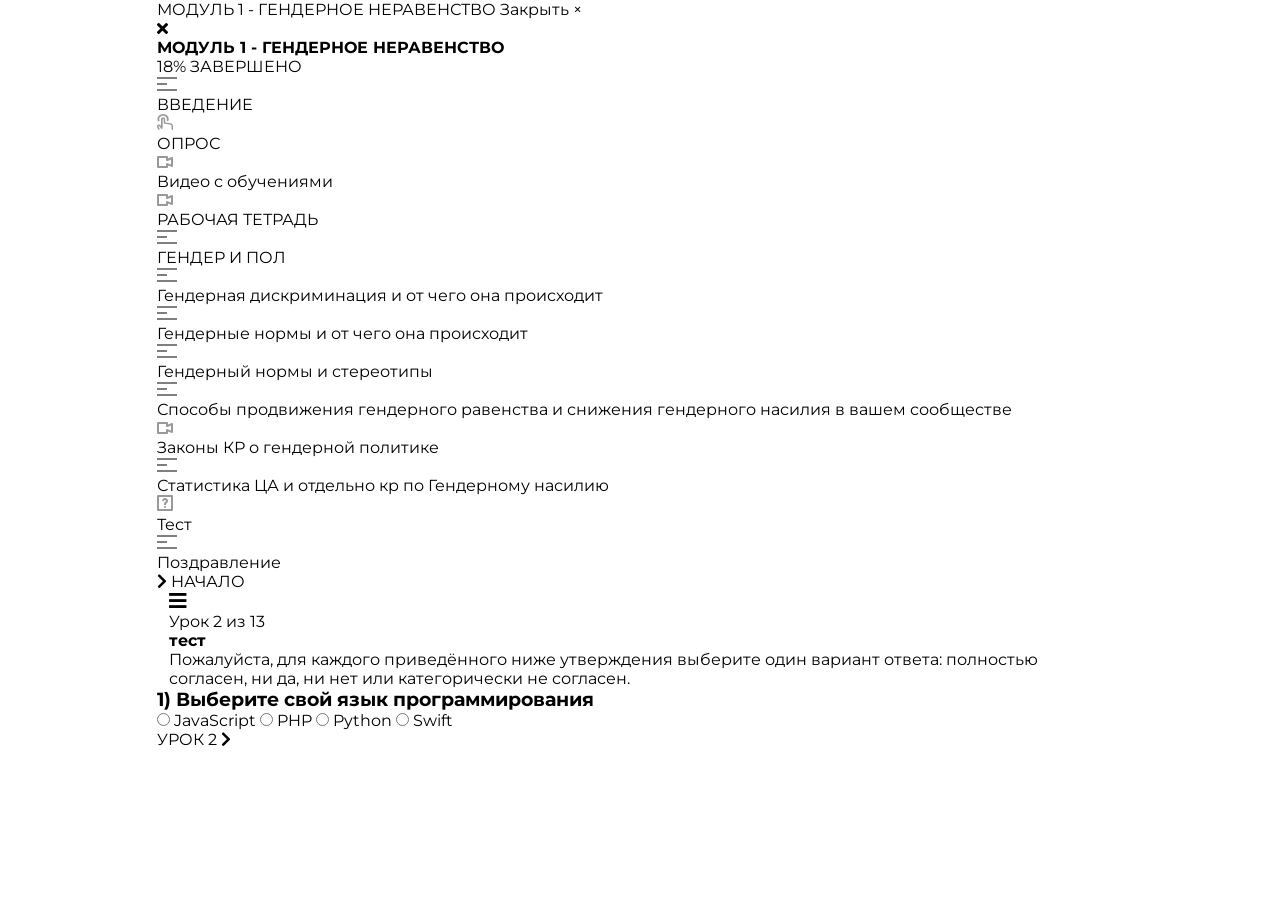
<file: platforma/test.html>
<!DOCTYPE html>
<html lang="ru">

<head>
  <meta charset="UTF-8">
  <meta http-equiv="X-UA-Compatible" content="IE=edge">
  <meta name="viewport" content="width=device-width, initial-scale=1.0">
  <title>Новый ритм</title>
  <link rel="stylesheet" href="https://pro.fontawesome.com/releases/v5.10.0/css/all.css"
    integrity="sha384-AYmEC3Yw5cVb3ZcuHtOA93w35dYTsvhLPVnYs9eStHfGJvOvKxVfELGroGkvsg+p" crossorigin="anonymous" />
  <link rel="stylesheet" href="../css/styles.min.css">
  <link rel="stylesheet" href="../css/reset.min.css">
</head>

<body>

  <div class="header_platform">
    <div class="container">
      <span>МОДУЛЬ 1 - ГЕНДЕРНОЕ НЕРАВЕНСТВО</span>
      <a href="../index.html" class="close_platform">Закрыть <span>&times;</span></a>
    </div>
  </div>

  <div class="container learn">
    <div class="sidebar">
      <div class="close-platform"><i class="fas fa-times"></i></div>
      <div class="sidebar_head">
        <div class="module">
          <h4>МОДУЛЬ 1 - ГЕНДЕРНОЕ НЕРАВЕНСТВО</h4>
          <div class="progress">
            <div class="progress_line" style="width: 18%;"></div>
          </div>
          <p><span>18%</span> ЗАВЕРШЕНО</p>
        </div>
      </div>
      <div class="list_menu_platform">
        <a href="#" class="active">
          <img src="../img/icons/burger.png" alt="" class="img-icon">
          <p>ВВЕДЕНИЕ</p>
        </a>
        <a href="#">
          <img src="../img/icons/opros.png" alt="" class="img-icon">
          <p>ОПРОС</p>
        </a>
        <a href="#">
          <img src="../img/icons/video.png" alt="" class="img-icon">
          <p>Видео с обучениями</p>
        </a>
        <a href="#">
          <img src="../img/icons/video.png" alt="" class="img-icon">
          <p>РАБОЧАЯ ТЕТРАДЬ</p>
        </a>
        <a href="#">
          <img src="../img/icons/burger.png" alt="" class="img-icon">
          <p>ГЕНДЕР И ПОЛ</p>
        </a>
        <a href="#">
          <img src="../img/icons/burger.png" alt="" class="img-icon">
          <p> Гендерная дискриминация и от чего она
            происходит</p>
        </a>
        <a href="#">
          <img src="../img/icons/burger.png" alt="" class="img-icon">
          <p>Гендерные нормы и от чего она
            происходит</p>
        </a>
        <a href="#">
          <img src="../img/icons/burger.png" alt="" class="img-icon">
          <p>Гендерный нормы и стереотипы</p>
        </a>
        <a href="#">
          <img src="../img/icons/burger.png" alt="" class="img-icon">
          <p>Способы продвижения гендерного равенства
            и
            снижения гендерного насилия в вашем сообществе</p>
        </a>
        <a href="#">
          <img src="../img/icons/video.png" alt="" class="img-icon">
          <p>Законы КР о гендерной политике</p>
        </a>
        <a href="#">
          <img src="../img/icons/burger.png" alt="" class="img-icon">
          <p> Статистика ЦА и отдельно кр по
            Гендерному
            насилию</p>
        </a>
        <a href="#">
          <img src="../img/icons/test.png" alt="" class="img-icon">
          <p>Тест</p>
        </a>
        <a href="#">
          <img src="../img/icons/burger.png" alt="" class="img-icon">
          <p>Поздравление</p>
        </a>
      </div>
    </div>
    <div class="platform_content">
      <div class="to_block">
        <a href="#" class="title-and-icon">
          <i class="fas fa-chevron-right prev"></i>
          <span>НАЧАЛО</span>
        </a>
      </div>

      <div class="container my-3">
        <div class="menu_platform"><i class="fas fa-bars" style="font-size: 20px;"></i></div>
        <div class="title_header__platform">
          <div><span>Урок 2 из 13</span><br />
            <h4> тест</h4>
          </div>
        </div>
      </div>

      <div class="container">
        <div class="d-flex-jcsb">
          <div>
            <p class="t-area">
              Пожалуйста, для каждого приведённого ниже утверждения выберите один вариант ответа: полностью согласен, ни да, ни нет или категорически не согласен.
            </p>
          </div>
        </div>
      </div>
      <div class="hr my-3"></div>

      <div class="opros">
        <form>
          <h3 data-text="Choose Your Language">1) Выберите свой язык программирования</h3>
          <label data-text="JavaScript">
            <input type="radio" name="language" value="js"> JavaScript
          </label>
          <label>
            <input type="radio" name="language" value="php"> PHP
          </label>
          <label data-text="Python">
            <input type="radio" name="language" value="py"> Python
          </label>
          <label data-text="Swift">
            <input type="radio" name="language" value="swift"> Swift
          </label>
        </form>
      </div>


      <div class="to_block my-3">
        <a href="#" class="title-and-icon">
          <span>УРОК 2</span>
          <i class="fas fa-chevron-right next"></i>
        </a>
      </div>
    </div>
  </div>

  <script src="../js/platform.js"></script>
</body>

</html>
</file>
<file: css/styles.min.css>
@import url("https://fonts.googleapis.com/css2?family=Poppins:wght@300;400;500&family=Readex+Pro:wght@400;600&display=swap");@import url("https://fonts.googleapis.com/css2?family=Montserrat:wght@300;400;600&family=Poppins:wght@300;400;500&family=Readex+Pro:wght@400;600&display=swap");*,*::after,*::before{margin:0;padding:0;-webkit-box-sizing:border-box;box-sizing:border-box}a{text-decoration:none;color:#000}ul,li{list-style:none}div{font-family:"Montserrat", sans-serif}body.hidden{overflow:hidden}.container{max-width:1200px;margin:0 auto;width:100%;padding:0px 12px}header{display:-webkit-box;display:-ms-flexbox;display:flex;-webkit-box-align:center;-ms-flex-align:center;align-items:center;width:100%;background:rgba(243,243,243,0.5);-webkit-backdrop-filter:blur(123px);backdrop-filter:blur(123px);position:fixed;top:0;-webkit-transition:all 3s ease;transition:all 3s ease;z-index:15;padding:5px 0px}header .navbar{display:-webkit-box;display:-ms-flexbox;display:flex;-webkit-box-align:center;-ms-flex-align:center;align-items:center;-webkit-box-pack:justify;-ms-flex-pack:justify;justify-content:space-between;position:relative;max-height:65px}header .navbar .logo{display:-webkit-box;display:-ms-flexbox;display:flex;-webkit-box-align:center;-ms-flex-align:center;align-items:center;-webkit-box-pack:start;-ms-flex-pack:start;justify-content:flex-start}header .navbar .logo span{font-size:18px;font-family:"Montserrat", serif;text-transform:uppercase}header .navbar .logo img{max-height:65px;max-width:70px;padding-right:5px}header .navbar .navbar_menu{display:-webkit-box;display:-ms-flexbox;display:flex;-webkit-box-align:center;-ms-flex-align:center;align-items:center;-webkit-box-pack:start;-ms-flex-pack:start;justify-content:flex-start}header .navbar .navbar_menu__item{color:#000;font-family:"Poppins", sans-serif;font-size:16px;margin-right:25px;font-weight:400}header .navbar .navbar_menu__item:hover{color:#6a43f3}header .navbar .navbar_support{display:-webkit-box;display:-ms-flexbox;display:flex;-webkit-box-align:center;-ms-flex-align:center;align-items:center}header .navbar .navbar_support__item{margin-left:10px}header .navbar .navbar_support__item:hover{color:blue}header .burger_menu{display:none;position:absolute}.welcome{display:-webkit-box;display:-ms-flexbox;display:flex;-webkit-box-pack:start;-ms-flex-pack:start;justify-content:flex-start;-webkit-box-align:center;-ms-flex-align:center;align-items:center;background-image:url("../img/bg_head.jpg");background-repeat:no-repeat;background-position:center;background-size:cover;height:600px;padding-top:100px}.welcome .left_block{max-width:60%}.welcome .left_block h1{font-family:"Mont", sans-serif;font-style:normal;font-weight:600;font-size:50px;line-height:60px;color:#1d1c24}.welcome .left_block p{font-family:Montserrat;font-style:normal;font-weight:500;font-size:20px;line-height:32px;letter-spacing:0.03em;margin:20px 0px;color:#2c1294}.welcome .left_block form{display:-webkit-box;display:-ms-flexbox;display:flex;-webkit-box-align:center;-ms-flex-align:center;align-items:center;position:relative;height:55px;border-radius:30px;-webkit-box-shadow:2px 10px 9px 0px rgba(0,0,0,0.3);box-shadow:2px 10px 9px 0px rgba(0,0,0,0.3);margin-top:70px}.welcome .left_block form input{width:100%;height:55px;border:none;outline:none;padding-left:25px;border-radius:30px;background-color:#fff}.welcome .left_block form button{position:absolute;right:0;margin-right:15px;border:0;outline:0;background:linear-gradient(87.86deg, #ec74e7 -45.12%, #8468f5 74.37%);border-radius:30px;padding:10px 15px;color:white;display:-webkit-box;display:-ms-flexbox;display:flex;-webkit-box-align:center;-ms-flex-align:center;align-items:center;-webkit-box-pack:space-evenly;-ms-flex-pack:space-evenly;justify-content:space-evenly;cursor:pointer}.block_head{display:-webkit-box;display:-ms-flexbox;display:flex;-webkit-box-align:center;-ms-flex-align:center;align-items:center;-webkit-box-pack:center;-ms-flex-pack:center;justify-content:center;background:rgba(0,148,255,0.1);border-radius:15px;color:#0094ff;padding:10px 20px;margin:0 auto;width:112px;font-family:"Poppins", sans-serif;font-size:16px;font-style:normal;font-weight:800;line-height:24px;text-align:left}.change{left:0 !important;-webkit-transition:left easy;transition:left easy;margin-top:6px}.blue{color:#6a43f3}.about{padding:32px 0px 0px 0px}.main_blocks{display:-webkit-box;display:-ms-flexbox;display:flex;-webkit-box-align:center;-ms-flex-align:center;align-items:center;-webkit-box-pack:justify;-ms-flex-pack:justify;justify-content:space-between;font-family:"Monserrat", sans-serif;font-size:18px;position:relative;padding:20px 0px;color:#00317acc}.main_blocks img{max-width:400px}.description{font-family:" Monserrat", sans-serif;font-size:18px;color:#00317acc;margin-top:10px}.description p{text-align:center;padding:10px 0px}.description p:nth-child(1){font-size:20px}.head_text{color:rgba(0,86,105,0.03);font-family:Monserrat, sans-serif;text-align:center;font-size:65px;z-index:-1;position:absolute;margin:auto;width:100%}.projects{border-bottom:1px solid rgba(0,0,0,0.233);border-top:1px solid rgba(0,0,0,0.233);padding:30px 0px}.pro_text{padding:10px 10px 10px 25px}.pro_text:nth-last-child(){text-align:right;padding:10px 25px 10px 0px}.link_to_pro{color:#2c1294;font-style:normal;font-weight:normal;font-size:16px;line-height:19px;font-family:Monserrat, sans-serif}.link_to_pro:hover{text-decoration:underline}.link_to_pro i{font-size:12px;padding-left:5px}.video_to_pro{width:100%;height:100%}.more{display:-webkit-box;display:-ms-flexbox;display:flex;padding:5px 20px;background:#fff;-webkit-box-shadow:inset 0px 0px 6px 2px rgba(89,146,255,0.1);box-shadow:inset 0px 0px 6px 2px rgba(89,146,255,0.1);-webkit-box-align:center;-ms-flex-align:center;align-items:center;-webkit-box-pack:space-evenly;-ms-flex-pack:space-evenly;justify-content:space-evenly;width:160px;border-radius:20px;margin:0 auto;font-family:Monserrat, sans-serif;margin-top:10px}.more:hover{color:#6a43f3}.blogs{padding:25px 0px;border-bottom:1px solid rgba(0,0,0,0.233)}.blog_cards{display:-ms-grid;display:grid;-ms-grid-columns:(minmax(300px, 1fr))[auto-fill];grid-template-columns:repeat(auto-fill, minmax(300px, 1fr));gap:10px;padding:10px 0px}.blog_cards__item img{max-width:100%}.subs{padding:50px 0px}.sub{display:-webkit-box;display:-ms-flexbox;display:flex;-webkit-box-align:center;-ms-flex-align:center;align-items:center;-webkit-box-pack:justify;-ms-flex-pack:justify;justify-content:space-between;font-family:Montserrat, serif;color:#6a43f3}.sub h1{font-size:30px}.sub form{display:-webkit-box;display:-ms-flexbox;display:flex;-webkit-box-orient:vertical;-webkit-box-direction:normal;-ms-flex-direction:column;flex-direction:column;padding:20px 0px}.sub form input{border:0;outline:0;border-bottom:1px solid #000;padding-left:5px;height:30px;margin:20px 0px}.sub form button{width:130px;border:0;outline:0;background:linear-gradient(87.86deg, #ec74e7 -45.12%, #8468f5 74.37%);border-radius:30px;padding:10px 15px;color:white;display:-webkit-box;display:-ms-flexbox;display:flex;-webkit-box-align:center;-ms-flex-align:center;align-items:center;-webkit-box-pack:space-evenly;-ms-flex-pack:space-evenly;justify-content:space-evenly;cursor:pointer}.sub img{max-width:170px;-webkit-transform:translate(-120px, 0px);transform:translate(-120px, 0px)}footer{padding:30px 0px;background:#252525}.footer{display:-webkit-box;display:-ms-flexbox;display:flex;-webkit-box-align:center;-ms-flex-align:center;align-items:center;-webkit-box-pack:center;-ms-flex-pack:center;justify-content:center;-webkit-box-orient:vertical;-webkit-box-direction:normal;-ms-flex-direction:column;flex-direction:column;font-family:Montserrat, sans-serif}.footer_support{display:-webkit-box;display:-ms-flexbox;display:flex;-webkit-box-align:center;-ms-flex-align:center;align-items:center}.footer_support__item{padding:0px 20px;font-size:22px;color:#6f6f6f}.footer_support__item:hover{color:#6a43f3}.footer_menu{padding:5px 0px;display:-webkit-box;display:-ms-flexbox;display:flex;-webkit-box-align:center;-ms-flex-align:center;align-items:center;-webkit-box-pack:center;-ms-flex-pack:center;justify-content:center}.footer_menu__item{color:#6f6f6f;padding:5px 15px}.footer_menu__item:hover{color:#6a43f3}.cls{margin-top:65px}.project_head{display:-webkit-box;display:-ms-flexbox;display:flex;-webkit-box-pack:start;-ms-flex-pack:start;justify-content:start;padding:50px 0px;background-image:url("./../img/bgs/projects.png");background-position:right, center;background-repeat:no-repeat;background-size:contain;height:300px}.projects_menu{background-color:#fff;border-radius:10px;min-width:260px;height:-webkit-fit-content;height:-moz-fit-content;height:fit-content;font-size:18px;font-family:Montserrat, sans-serif;-webkit-box-shadow:2px 10px 9px 0px rgba(0,0,0,0.3);box-shadow:2px 10px 9px 0px rgba(0,0,0,0.3);position:relative}.projects_menu__item{min-width:260px;height:40px;cursor:pointer}.projects_menu__item__btn{width:100%;height:100%;display:-webkit-box;display:-ms-flexbox;display:flex;-webkit-box-align:center;-ms-flex-align:center;align-items:center;-webkit-box-pack:justify;-ms-flex-pack:justify;justify-content:space-between;padding:0px 10px;border-radius:10px}.projects_menu__item__content{display:none;-webkit-box-orient:vertical;-webkit-box-direction:normal;-ms-flex-direction:column;flex-direction:column;position:absolute;top:0;left:100%;background-color:#f1f1f1;min-width:160px;width:500px;-webkit-box-shadow:0px 8px 16px 0px rgba(0,0,0,0.2);box-shadow:0px 8px 16px 0px rgba(0,0,0,0.2);z-index:1;padding:10px;border-radius:10px}.projects_menu__item__content a{color:black;text-decoration:none;padding:5px 0px;display:block;border-bottom:1px solid rgba(2,2,2,0.096)}.projects_menu__item__content a:hover{color:#6a43f3}.projects_menu__item:hover .projects_menu__item__content{display:-webkit-box;display:-ms-flexbox;display:flex}.projects_menu__item:hover .projects_menu__item__btn{background-color:rgba(2,2,2,0.096);color:#6a43f3}.btn_info_fixed{position:fixed;bottom:10px;right:10px;cursor:pointer;-webkit-transition:all 0.3s ease;transition:all 0.3s ease}.btn_info_fixed .btn_info{max-width:60px}.btn_info_fixed .btn_info__content{min-width:160px;width:260px;min-height:200px;background:linear-gradient(87.86deg, #8468f5 -45.12%, #ec74e7 74.37%);font-family:Montserrat, sans-serif;display:none;-webkit-box-align:start;-ms-flex-align:start;align-items:start;-webkit-box-pack:start;-ms-flex-pack:start;justify-content:start;-webkit-box-orient:vertical;-webkit-box-direction:normal;-ms-flex-direction:column;flex-direction:column;padding:10px 10px 10px 20px;border-radius:15px}.btn_info_fixed .btn_info__content a{color:white;padding:5px 0px;font-size:20px}.btn_info_fixed .btn_info__content a:hover{text-decoration:underline}.fix{display:-webkit-box;display:-ms-flexbox;display:flex;-webkit-box-align:center;-ms-flex-align:center;align-items:center;-webkit-box-pack:center;-ms-flex-pack:center;justify-content:center;width:100%;padding:5px 0px}.rect{display:inline-block;background:#765bff33;font-size:30px;font-family:Montserrat, sans-serif;font-weight:600;padding:30px 45px;text-transform:lowercase;border-bottom-right-radius:50px;border-top-left-radius:50px;color:white;z-index:-1;-webkit-transform:translate(170px);transform:translate(170px)}.edu{background-image:url("../img/bgs/edu.jpg");background-repeat:no-repeat;background-size:cover;background-position:center;height:500px}.edu_content{background:#f3fdff;font-family:Montserrat, sans-serif;padding:30px 0px}.edu_content h2{padding-top:20px;padding-bottom:10px}.join{background-image:url("../img/bgs/join.jpg");background-repeat:no-repeat;background-size:cover;background-position:center;height:550px}.join .rect{-webkit-transform:translate(50%, 40%);transform:translate(50%, 40%);color:black;background:-webkit-gradient(linear, left bottom, left top, color-stop(-14.05%, rgba(255,107,0,0.2)), color-stop(145.42%, rgba(109,0,255,0.142)));background:linear-gradient(360deg, rgba(255,107,0,0.2) -14.05%, rgba(109,0,255,0.142) 145.42%);-webkit-backdrop-filter:blur(39px);backdrop-filter:blur(39px)}.join_content{background:rgba(221,219,242,0.73);font-family:Montserrat, sans-serif;padding:30px 0px;color:#3f4b8b}.join_content .text_content{padding:20px 0px}.join_content .text_content h1,.join_content .text_content h2,.join_content .text_content h3{padding:10px 0;word-wrap:break-word}.join_content .text_content p{padding:10px 0px}.join_content .text_content p i{color:red;margin-right:5px}.pri{display:-ms-grid;display:grid;-ms-grid-columns:(minmax(40%, 1fr))[auto-fill];grid-template-columns:repeat(auto-fill, minmax(40%, 1fr));gap:20px}.pri img{max-width:100%}.contact h1,.contact h2,.contact h3{padding-bottom:10px}.contact p{padding:5px 0px}.partner{background-image:url("../img/bgs/parnerss.png");background-repeat:no-repeat;background-size:cover;background-position:center;height:550px}.partner .rect{-webkit-transform:translate(150px, 100px);transform:translate(150px, 100px);color:#404ad4}.partner_content{background-color:rgba(82,0,255,0.05);padding:30px 0;font-family:Montserrat, sans-serif;color:#00317a}.partner_content p{padding:10px 0}.df_partner{display:-webkit-box;display:-ms-flexbox;display:flex;-webkit-box-align:center;-ms-flex-align:center;align-items:center;-webkit-box-pack:justify;-ms-flex-pack:justify;justify-content:space-between;padding:10px 0px;margin-top:10px}.donation{background-image:url("../img/bgs/donation.jpg");background-size:cover;background-position:center;background-repeat:no-repeat;height:550px}.donation .rect{-webkit-transform:translate(100px, 160px);transform:translate(100px, 160px)}hr{color:rgba(0,0,0,0.233);margin:10px 0px}.donation_content{padding:30px 0px;background-color:#fff9f7;font-family:Montserrat, sans-serif;color:#3f4b8b}.donation_content .bgc{display:-webkit-box;display:-ms-flexbox;display:flex;-webkit-box-pack:justify;-ms-flex-pack:justify;justify-content:space-between;-webkit-box-align:start;-ms-flex-align:start;align-items:start;position:relative}.donation_content .bgc img{max-height:180px}.donation_content p{padding:10px 0px}.blog{background-image:url("../img/bgs/blog.jpg");background-size:cover;background-position:center;background-repeat:no-repeat;height:550px}.blog .rect{background-color:#ffc490;-webkit-transform:translate(600px, 100px);transform:translate(600px, 100px)}.blog_title img{max-width:160px}.gallery_bg{background-image:url("../img/bgs/gallery.jpg");background-size:cover;background-position:center;background-repeat:no-repeat;height:550px}.gallery_bg .rect{background:rgba(230,165,0,0.35);color:black;-webkit-transform:translate(160px, 60px);transform:translate(160px, 60px)}.gallery_bg p{font-family:Montserrat, sans-serif;color:black;width:50%;-webkit-transform:translateY(100px);transform:translateY(100px);font-size:22px;font-weight:600;line-height:1.5;letter-spacing:1.3}.gallery{display:-ms-grid;display:grid;-ms-grid-columns:(minmax(40%, 1fr))[auto-fill];grid-template-columns:repeat(auto-fill, minmax(40%, 1fr));gap:20px;-webkit-transform:translateY(-30px);transform:translateY(-30px)}.gallery__item{position:relative}.gallery__item img{max-width:100%}.pro_blocks{display:-ms-grid;display:grid;-ms-grid-columns:(minmax(45%, 1fr))[auto-fill];grid-template-columns:repeat(auto-fill, minmax(45%, 1fr));gap:30px;font-family:Montserrat, sans-serif;color:#00317a;padding:20px 0}.pro_blocks:nth-child(2n+1){text-align:right}.pro_blocks .pro_text{padding:10px 0}.pro_blocks img{max-width:100%}.header_platform{background-color:#333333;padding:10px 0;color:white;font-family:Montserrat, sans-serif}.header_platform .container{display:-webkit-box;display:-ms-flexbox;display:flex;-webkit-box-align:center;-ms-flex-align:center;align-items:center;-webkit-box-pack:justify;-ms-flex-pack:justify;justify-content:space-between}.header_platform .close_platform{display:-webkit-box;display:-ms-flexbox;display:flex;-webkit-box-align:center;-ms-flex-align:center;align-items:center;cursor:pointer;color:white}.header_platform .close_platform:hover{color:#6a43f3}.header_platform .close_platform span{font-size:24px;padding-left:5px}.platform{background-image:url("../img/platform-bg.jpg");background-repeat:no-repeat;background-size:cover;background-position:center;height:500px;font-family:Montserrat, sans-serif;display:-webkit-box;display:-ms-flexbox;display:flex;-webkit-box-pack:start;-ms-flex-pack:start;justify-content:flex-start}.platform__section__head{display:-webkit-box;display:-ms-flexbox;display:flex;-webkit-box-orient:vertical;-webkit-box-direction:normal;-ms-flex-direction:column;flex-direction:column;-webkit-box-pack:start;-ms-flex-pack:start;justify-content:flex-start;margin-top:120px}.platform__section__head h2{word-wrap:break-word;max-width:50%;font-size:32px;padding-bottom:30px}.platform__section__head a{padding:10px 15px;background-color:#fff;color:black;max-width:200px;width:auto;border-radius:15px;text-align:center}.platform__section__head a:hover{color:#6a43f3}.py-3{padding:30px 0px !important}.my-3{margin-top:30px !important;margin-bottom:30px !important}.mw-75{max-width:75%}.img-small{max-width:200px;width:100%}.img-icon{max-width:16px;max-height:16px}.img-fluid{max-width:100%;width:100%}.bg-primary{background-color:#85cdee;padding:2px}.list_menu_platform{text-transform:uppercase;display:-webkit-box;display:-ms-flexbox;display:flex;-webkit-box-orient:vertical;-webkit-box-direction:normal;-ms-flex-direction:column;flex-direction:column}.list_menu_platform a{max-width:-webkit-fit-content;max-width:-moz-fit-content;max-width:fit-content;margin:10px 0px;font-size:14px}.list_menu_platform a:hover{color:#6a43f3}.list_menu_platform a img{margin-right:10px}.sel{max-width:16px;max-height:16px;border-radius:50%;width:16px;height:16px;border:1px solid #efefef}.to_block{display:-webkit-box;display:-ms-flexbox;display:flex;-webkit-box-align:center;-ms-flex-align:center;align-items:center;-webkit-box-pack:center;-ms-flex-pack:center;justify-content:center;background-color:#efefef;padding:10px 0px}.title-and-icon{display:-webkit-box;display:-ms-flexbox;display:flex;-webkit-box-align:center;-ms-flex-align:center;align-items:center;-webkit-box-pack:center;-ms-flex-pack:center;justify-content:center;-webkit-box-orient:vertical;-webkit-box-direction:normal;-ms-flex-direction:column;flex-direction:column}.title-and-icon .next{-webkit-transform:rotate(90deg);transform:rotate(90deg)}.title-and-icon .prev{-webkit-transform:rotate(-90deg);transform:rotate(-90deg)}.title-and-icon:hover{color:#6a43f3}.start:hover{color:white}.learn{display:-ms-grid;display:grid;-ms-grid-columns:0.5fr 1.5fr;grid-template-columns:0.5fr 1.5fr;-ms-grid-rows:1fr;grid-template-rows:1fr;gap:0px 10px;-webkit-transition:1s all;transition:1s all}.learn.active{-ms-grid-columns:1fr;grid-template-columns:1fr}.sidebar .close-platform{display:none;font-size:26px;position:absolute;right:20px;color:white;cursor:pointer}.sidebar .close-platform:hover{color:#6a43f3}.sidebar.active{display:none !important}.sidebar.active-mobile{display:block !important;position:absolute;left:0;background:white;padding:0px 5px;z-index:10;position:relative;overflow-y:scroll;overflow-x:hidden;height:100vh}.sidebar.active-mobile .close-platform{display:inline !important}.sidebar_head{background-image:url("../img/bgs/sidebar_bg.jpg");background-size:cover;height:250px;display:-webkit-box;display:-ms-flexbox;display:flex;-webkit-box-align:end;-ms-flex-align:end;align-items:flex-end;padding:0px 10px}.sidebar_head .module h4{margin-bottom:5px;color:white}.sidebar_head .module p{margin:5px 0px;color:white;font-size:14px}.sidebar .list_menu_platform a{font-size:14px;font-weight:normal;font-family:Poppins, sans-serif;display:-webkit-box;display:-ms-flexbox;display:flex;-webkit-box-align:center;-ms-flex-align:center;align-items:center}.progress{border-radius:4px;background-color:#c4c4c486;max-height:5px;height:5px}.progress_line{max-height:5px;background-color:#fff;border-radius:4px;height:5px}.stat_title{text-transform:uppercase}.menu_platform{cursor:pointer;display:inline}.t-area{padding:5px 0px;margin:5px 0px}.title_header__platform{display:-webkit-box;display:-ms-flexbox;display:flex;-webkit-box-align:center;-ms-flex-align:center;align-items:center;-webkit-box-pack:center;-ms-flex-pack:center;justify-content:center;margin:8px 0px}.title_header__platform div{text-align:center}.title_header__platform span{font-size:14px}.title_header__platform h4{text-transform:uppercase}.d-flex-jcsb{display:-webkit-box;display:-ms-flexbox;display:flex;-webkit-box-pack:justify;-ms-flex-pack:justify;justify-content:space-between;-webkit-box-align:center;-ms-flex-align:center;align-items:center}.hr{max-width:100%;width:100%;height:1px;background-color:#efefef}::-webkit-scrollbar{width:8px}::-webkit-scrollbar-track{-webkit-box-shadow:inset 0 0 5px grey;box-shadow:inset 0 0 5px grey;border-radius:10px}::-webkit-scrollbar-thumb{background:#c5c5c5;border-radius:10px}::-webkit-scrollbar-thumb:hover{background:#c5c5c5}.cards-e{display:-webkit-box;display:-ms-flexbox;display:flex;-webkit-box-align:center;-ms-flex-align:center;align-items:center;-webkit-box-pack:space-evenly;-ms-flex-pack:space-evenly;justify-content:space-evenly;-ms-flex-wrap:wrap;flex-wrap:wrap}.cards-e a{margin:2px 0px}.cards-e img{max-width:200px}.my-2{margin:20px 0px}.my-1{margin:10px 0px}.opros form{display:-webkit-box;display:-ms-flexbox;display:flex;-webkit-box-orient:vertical;-webkit-box-direction:normal;-ms-flex-direction:column;flex-direction:column;border:1px solid #efefef;padding:10px}.opros form h3{margin:3px 0px}.opros form label{cursor:pointer;margin:5px 0px;padding-left:15px}.video_platform{position:relative;padding-bottom:56.25%;height:0}.video_platform iframe{position:absolute;top:0;left:0;width:100%;height:100%}.down{display:-webkit-box;display:-ms-flexbox;display:flex;-webkit-box-align:center;-ms-flex-align:center;align-items:center;-webkit-box-pack:justify;-ms-flex-pack:justify;justify-content:space-between;padding:20px 10px;border:1px solid #efefef;word-wrap:break-word}.down-file{padding:10px}.down div{display:-webkit-box;display:-ms-flexbox;display:flex;-webkit-box-align:center;-ms-flex-align:center;align-items:center;-webkit-box-pack:center;-ms-flex-pack:center;justify-content:center}.down div span{padding-left:20px}.down img{max-width:50px}.in-platform{padding-left:20px}
/*# sourceMappingURL=styles.min.css.map */
</file>
